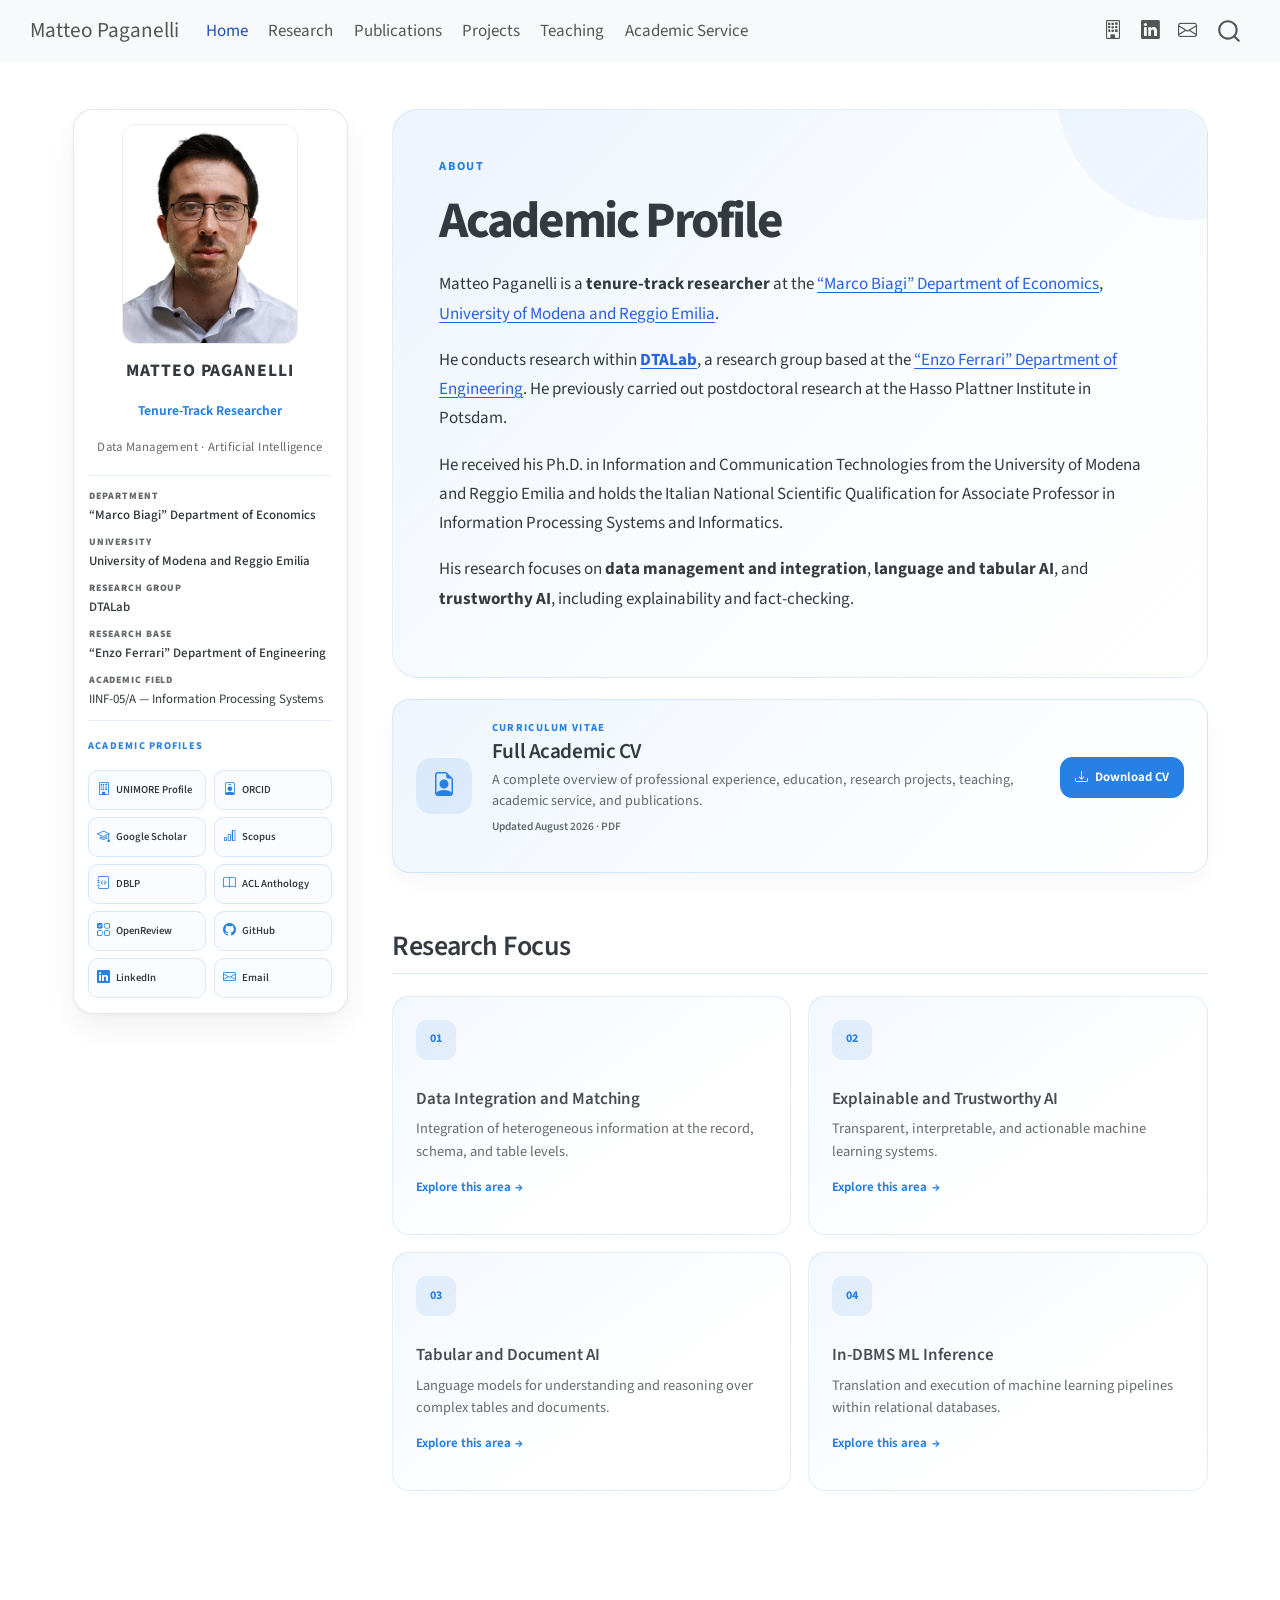
<file: index.html>
<!DOCTYPE html>
<html xmlns="http://www.w3.org/1999/xhtml" lang="en" xml:lang="en"><head>

<meta charset="utf-8">
<meta name="generator" content="quarto-1.10.18">

<meta name="viewport" content="width=device-width, initial-scale=1.0, user-scalable=yes">

<meta name="description" content="Academic website of Matteo Paganelli, researcher in data management, artificial intelligence, and trustworthy AI.">

<title>Matteo Paganelli</title>
<style>
/* Default styles provided by pandoc.
** See https://pandoc.org/MANUAL.html#variables-for-html for config info.
*/
span.smallcaps{font-variant: small-caps;}
div.columns{display: flex; gap: 1.5em;}
div.column{flex: auto;}
@media screen {
div.columns{gap: min(4vw, 1.5em);}
div.column{overflow-x: auto;}
}
div.hanging-indent{margin-left: 1.5em; text-indent: -1.5em;}
ul.task-list{list-style: none;}
ul.task-list li input[type="checkbox"] {
  width: 0.8em;
  margin: 0 0.8em 0.2em -1em; /* quarto-specific, see https://github.com/quarto-dev/quarto-cli/issues/4556 */ 
  vertical-align: middle;
}
</style>


<script src="site_libs/quarto-nav/quarto-nav.js"></script>
<script src="site_libs/quarto-nav/headroom.min.js"></script>
<script src="site_libs/clipboard/clipboard.min.js"></script>
<script src="site_libs/quarto-search/autocomplete.umd.js"></script>
<script src="site_libs/quarto-search/fuse.min.js"></script>
<script src="site_libs/quarto-search/quarto-search.js"></script>
<meta name="quarto:offset" content="./">
<link href="./images/mp_favicon.png" rel="icon" type="image/png">
<script src="site_libs/quarto-html/quarto.js" type="module"></script>
<script src="site_libs/quarto-html/tabsets/tabsets.js" type="module"></script>
<script src="site_libs/quarto-html/popper.min.js"></script>
<script src="site_libs/quarto-html/tippy.umd.min.js"></script>
<script src="site_libs/quarto-html/anchor.min.js"></script>
<link href="site_libs/quarto-html/tippy.css" rel="stylesheet">
<link href="site_libs/quarto-html/quarto-syntax-highlighting-64a204ab8560d761af7679ceaba22944.css" rel="stylesheet" id="quarto-text-highlighting-styles">
<script src="site_libs/bootstrap/bootstrap.min.js"></script>
<link href="site_libs/bootstrap/bootstrap-icons.css" rel="stylesheet">
<link href="site_libs/bootstrap/bootstrap-172ba59bd5e0b52282274ba0c0cc16fc.min.css" rel="stylesheet" append-hash="true" id="quarto-bootstrap" data-mode="light">
<script id="quarto-search-options" type="application/json">{
  "location": "navbar",
  "copy-button": false,
  "collapse-after": 3,
  "panel-placement": "end",
  "type": "overlay",
  "limit": 50,
  "keyboard-shortcut": [
    "f",
    "/",
    "s"
  ],
  "show-item-context": false,
  "language": {
    "search-no-results-text": "No results",
    "search-matching-documents-text": "matching documents",
    "search-copy-link-title": "Copy link to search",
    "search-hide-matches-text": "Hide additional matches",
    "search-more-match-text": "more match in this document",
    "search-more-matches-text": "more matches in this document",
    "search-clear-button-title": "Clear",
    "search-text-placeholder": "",
    "search-detached-cancel-button-title": "Cancel",
    "search-submit-button-title": "Submit",
    "search-label": "Search"
  }
}</script>


<link rel="stylesheet" href="styles.css">
</head>

<body class="nav-fixed quarto-light">

<div id="quarto-search-results"></div>
  <header id="quarto-header" class="headroom fixed-top">
    <nav class="navbar navbar-expand-lg " data-bs-theme="dark">
      <div class="navbar-container container-fluid">
      <div class="navbar-brand-container mx-auto">
    <a class="navbar-brand" href="./index.html">
    <span class="navbar-title">Matteo Paganelli</span>
    </a>
  </div>
            <div id="quarto-search" class="" title="Search"></div>
          <button class="navbar-toggler" type="button" data-bs-toggle="collapse" data-bs-target="#navbarCollapse" aria-controls="navbarCollapse" role="menu" aria-expanded="false" aria-label="Toggle navigation" onclick="if (window.quartoToggleHeadroom) { window.quartoToggleHeadroom(); }">
  <span class="navbar-toggler-icon"></span>
</button>
          <div class="collapse navbar-collapse" id="navbarCollapse">
            <ul class="navbar-nav navbar-nav-scroll me-auto">
  <li class="nav-item">
    <a class="nav-link active" href="./index.html" aria-current="page"> 
<span class="menu-text">Home</span></a>
  </li>  
  <li class="nav-item">
    <a class="nav-link" href="./research.html"> 
<span class="menu-text">Research</span></a>
  </li>  
  <li class="nav-item">
    <a class="nav-link" href="./publications.html"> 
<span class="menu-text">Publications</span></a>
  </li>  
  <li class="nav-item">
    <a class="nav-link" href="./projects.html"> 
<span class="menu-text">Projects</span></a>
  </li>  
  <li class="nav-item">
    <a class="nav-link" href="./teaching.html"> 
<span class="menu-text">Teaching</span></a>
  </li>  
  <li class="nav-item">
    <a class="nav-link" href="./service.html"> 
<span class="menu-text">Academic Service</span></a>
  </li>  
</ul>
            <ul class="navbar-nav navbar-nav-scroll ms-auto">
  <li class="nav-item compact">
    <a class="nav-link" href="https://unimore.unifind.cineca.it/get/person/104872"> <i class="bi bi-building" role="img">
</i> 
<span class="menu-text"></span></a>
  </li>  
  <li class="nav-item compact">
    <a class="nav-link" href="https://www.linkedin.com/in/matteo-paganelli-71410a150/"> <i class="bi bi-linkedin" role="img">
</i> 
<span class="menu-text"></span></a>
  </li>  
  <li class="nav-item compact">
    <a class="nav-link" href="mailto:matteo.paganelli@unimore.it"> <i class="bi bi-envelope" role="img">
</i> 
<span class="menu-text"></span></a>
  </li>  
</ul>
          </div> <!-- /navcollapse -->
            <div class="quarto-navbar-tools">
</div>
      </div> <!-- /container-fluid -->
    </nav>
</header>
<!-- content -->
<div id="quarto-content" class="quarto-container page-columns page-rows-contents page-layout-full page-navbar">
<!-- sidebar -->
<!-- margin-sidebar -->
    
<!-- main -->
<main class="content column-page" id="quarto-document-content"><header id="title-block-header" class="quarto-title-block"></header>




<div class="home-profile-grid">
<div class="profile-infobox">
<p><img src="images/profile.jpg" class="profile-photo img-fluid" alt="Portrait of Matteo Paganelli"></p>
<p><span class="profile-name">MATTEO PAGANELLI</span></p>
<p><span class="profile-role">Tenure-Track Researcher</span></p>
<p><span class="profile-tagline">Data Management · Artificial Intelligence</span></p>
<div class="profile-facts">
<dl>
<dt><strong>Department</strong></dt>
<dd>
<a href="https://www.economia.unimore.it/" target="_blank" rel="noopener">“Marco Biagi” Department of Economics</a>
</dd>
<dt><strong>University</strong></dt>
<dd>
<a href="https://www.unimore.it/" target="_blank" rel="noopener">University of Modena and Reggio Emilia</a>
</dd>
<dt><strong>Research group</strong></dt>
<dd>
<a href="https://dtalab.unimore.it/" target="_blank" rel="noopener">DTALab</a>
</dd>
<dt><strong>Research base</strong></dt>
<dd>
<a href="https://www.ingmo.unimore.it/" target="_blank" rel="noopener">“Enzo Ferrari” Department of Engineering</a>
</dd>
<dt><strong>Academic field</strong></dt>
<dd>
IINF-05/A — Information Processing Systems
</dd>
</dl>
</div>
<p><span class="profile-section-title">ACADEMIC PROFILES</span></p>
<div class="profile-link-grid">
<p><a href="https://unimore.unifind.cineca.it/get/person/104872" class="profile-link" target="_blank" rel="noopener"><i class="bi bi-building"></i> UNIMORE Profile</a></p>
<p><a href="https://orcid.org/0000-0001-8119-895X" class="profile-link" target="_blank" rel="noopener"><i class="bi bi-person-badge"></i> ORCID</a></p>
<p><a href="https://scholar.google.com/citations?user=KvBM1LQAAAAJ&amp;hl=en" class="profile-link" target="_blank" rel="noopener"><i class="bi bi-mortarboard"></i> Google Scholar</a></p>
<p><a href="https://www.scopus.com/authid/detail.uri?authorId=57196245788" class="profile-link" target="_blank" rel="noopener"><i class="bi bi-bar-chart"></i> Scopus</a></p>
<p><a href="https://dblp.org/pid/206/0032.html" class="profile-link" target="_blank" rel="noopener"><i class="bi bi-journal-code"></i> DBLP</a></p>
<p><a href="https://aclanthology.org/people/matteo-paganelli/" class="profile-link" target="_blank" rel="noopener"><i class="bi bi-book"></i> ACL Anthology</a></p>
<p><a href="https://openreview.net/profile?id=%7EMatteo_Paganelli1" class="profile-link" target="_blank" rel="noopener"><i class="bi bi-ui-checks-grid"></i> OpenReview</a></p>
<p><a href="https://github.com/matteo-paganelli" class="profile-link" target="_blank" rel="noopener"><i class="bi bi-github"></i> GitHub</a></p>
<p><a href="https://www.linkedin.com/in/matteo-paganelli-71410a150/" class="profile-link" target="_blank" rel="noopener"><i class="bi bi-linkedin"></i> LinkedIn</a></p>
<p><a href="mailto:matteo.paganelli@unimore.it" class="profile-link"><i class="bi bi-envelope"></i> Email</a></p>
</div>
</div>
<div class="home-content">
<div class="home-intro">
<p><span class="home-eyebrow">ABOUT</span></p>
<section id="academic-profile" class="level1">
<h1>Academic Profile</h1>
<p>Matteo Paganelli is a <strong>tenure-track researcher</strong> at the <a href="https://www.economia.unimore.it/" target="_blank" rel="noopener">“Marco Biagi” Department of Economics</a>, <a href="https://www.unimore.it/" target="_blank" rel="noopener">University of Modena and Reggio Emilia</a>.</p>
<p>He conducts research within <a href="https://dtalab.unimore.it/" target="_blank" rel="noopener"><strong>DTALab</strong></a>, a research group based at the <a href="https://www.ingmo.unimore.it/" target="_blank" rel="noopener">“Enzo Ferrari” Department of Engineering</a>. He previously carried out postdoctoral research at the Hasso Plattner Institute in Potsdam.</p>
<p>He received his Ph.D.&nbsp;in Information and Communication Technologies from the University of Modena and Reggio Emilia and holds the Italian National Scientific Qualification for Associate Professor in Information Processing Systems and Informatics.</p>
<p>His research focuses on <strong>data management and integration</strong>, <strong>language and tabular AI</strong>, and <strong>trustworthy AI</strong>, including explainability and fact-checking.</p>
</section>
</div>
<div class="cv-download-card">
<div class="cv-download-icon">
<p><i class="bi bi-file-earmark-person"></i></p>
</div>
<div class="cv-download-content">
<p><span class="cv-download-kicker">CURRICULUM VITAE</span></p>
<section id="full-academic-cv" class="level2">
<h2 class="anchored" data-anchor-id="full-academic-cv">Full Academic CV</h2>
<p>A complete overview of professional experience, education, research projects, teaching, academic service, and publications.</p>
<p><span class="cv-download-meta">Updated August 2026 · PDF</span></p>
</section>
</div>
<p><a href="files/Matteo_Paganelli_CV.pdf" class="cv-download-button" download="Matteo_Paganelli_CV.pdf"><i class="bi bi-download"></i> Download CV</a></p>
</div>
<section id="research-focus" class="level2">
<h2 class="anchored" data-anchor-id="research-focus">Research Focus</h2>
<div class="research-focus-grid">
<div class="research-focus-item">
<p><span class="research-focus-number">01</span></p>
<section id="data-integration-and-matching" class="level3">
<h3 class="anchored" data-anchor-id="data-integration-and-matching">Data Integration and Matching</h3>
<p>Integration of heterogeneous information at the record, schema, and table levels.</p>
<p><a href="./research.html#data-integration" class="research-focus-link">Explore this area</a></p>
</section>
</div>
<div class="research-focus-item">
<p><span class="research-focus-number">02</span></p>
<section id="explainable-and-trustworthy-ai" class="level3">
<h3 class="anchored" data-anchor-id="explainable-and-trustworthy-ai">Explainable and Trustworthy AI</h3>
<p>Transparent, interpretable, and actionable machine learning systems.</p>
<p><a href="./research.html#trustworthy-ai" class="research-focus-link">Explore this area</a></p>
</section>
</div>
<div class="research-focus-item">
<p><span class="research-focus-number">03</span></p>
<section id="tabular-and-document-ai" class="level3">
<h3 class="anchored" data-anchor-id="tabular-and-document-ai">Tabular and Document AI</h3>
<p>Language models for understanding and reasoning over complex tables and documents.</p>
<p><a href="./research.html#tabular-document-ai" class="research-focus-link">Explore this area</a></p>
</section>
</div>
<div class="research-focus-item">
<p><span class="research-focus-number">04</span></p>
<section id="in-dbms-ml-inference" class="level3">
<h3 class="anchored" data-anchor-id="in-dbms-ml-inference">In-DBMS ML Inference</h3>
<p>Translation and execution of machine learning pipelines within relational databases.</p>
<p><a href="./research.html#in-dbms-inference" class="research-focus-link">Explore this area</a></p>
</section>
</div>
</div>
</section>
</div>
</div>



</main> <!-- /main -->
<script id="quarto-html-after-body" type="application/javascript">
  window.document.addEventListener("DOMContentLoaded", function (event) {
    const icon = "";
    const anchorJS = new window.AnchorJS();
    anchorJS.options = {
      placement: 'right',
      icon: icon
    };
    anchorJS.add('.anchored');
    const isCodeAnnotation = (el) => {
      for (const clz of el.classList) {
        if (clz.startsWith('code-annotation-')) {                     
          return true;
        }
      }
      return false;
    }
    const onCopySuccess = function(e) {
      // button target
      const button = e.trigger;
      // don't keep focus
      button.blur();
      // flash "checked"
      button.classList.add('code-copy-button-checked');
      var currentTitle = button.getAttribute("title");
      button.setAttribute("title", "Copied!");
      let tooltip;
      if (window.bootstrap) {
        button.setAttribute("data-bs-toggle", "tooltip");
        button.setAttribute("data-bs-placement", "left");
        button.setAttribute("data-bs-title", "Copied!");
        tooltip = new bootstrap.Tooltip(button, 
          { trigger: "manual", 
            customClass: "code-copy-button-tooltip",
            offset: [0, -8]});
        tooltip.show();    
      }
      setTimeout(function() {
        if (tooltip) {
          tooltip.hide();
          button.removeAttribute("data-bs-title");
          button.removeAttribute("data-bs-toggle");
          button.removeAttribute("data-bs-placement");
        }
        button.setAttribute("title", currentTitle);
        button.classList.remove('code-copy-button-checked');
      }, 1000);
      // clear code selection
      e.clearSelection();
    }
    const getTextToCopy = function(trigger) {
      const outerScaffold = trigger.parentElement.cloneNode(true);
      const codeEl = outerScaffold.querySelector('code');
      for (const childEl of codeEl.children) {
        if (isCodeAnnotation(childEl)) {
          childEl.remove();
        }
      }
      return codeEl.innerText;
    }
    const clipboard = new window.ClipboardJS('.code-copy-button:not([data-in-quarto-modal])', {
      text: getTextToCopy
    });
    clipboard.on('success', onCopySuccess);
    if (window.document.getElementById('quarto-embedded-source-code-modal')) {
      const clipboardModal = new window.ClipboardJS('.code-copy-button[data-in-quarto-modal]', {
        text: getTextToCopy,
        container: window.document.getElementById('quarto-embedded-source-code-modal')
      });
      clipboardModal.on('success', onCopySuccess);
    }
      var localhostRegex = new RegExp(/^(?:http|https):\/\/localhost\:?[0-9]*\//);
      var mailtoRegex = new RegExp(/^mailto:/);
        var filterRegex = new RegExp("https:\/\/matteo-paganelli\.github\.io");
      var isInternal = (href) => {
          return filterRegex.test(href) || localhostRegex.test(href) || mailtoRegex.test(href);
      }
      // Inspect non-navigation links and adorn them if external
     var links = window.document.querySelectorAll('a[href]:not(.nav-link):not(.navbar-brand):not(.toc-action):not(.sidebar-link):not(.sidebar-item-toggle):not(.pagination-link):not(.no-external):not([aria-hidden]):not(.dropdown-item):not(.quarto-navigation-tool):not(.about-link)');
      for (var i=0; i<links.length; i++) {
        const link = links[i];
        if (!isInternal(link.href)) {
          // undo the damage that might have been done by quarto-nav.js in the case of
          // links that we want to consider external
          if (link.dataset.originalHref !== undefined) {
            link.href = link.dataset.originalHref;
          }
        }
      }
    function tippyHover(el, contentFn, onTriggerFn, onUntriggerFn) {
      const config = {
        allowHTML: true,
        maxWidth: 500,
        delay: 100,
        arrow: false,
        appendTo: function(el) {
            return el.parentElement;
        },
        interactive: true,
        interactiveBorder: 10,
        theme: 'quarto',
        placement: 'bottom-start',
      };
      if (contentFn) {
        config.content = contentFn;
      }
      if (onTriggerFn) {
        config.onTrigger = onTriggerFn;
      }
      if (onUntriggerFn) {
        config.onUntrigger = onUntriggerFn;
      }
      window.tippy(el, config); 
    }
    const noterefs = window.document.querySelectorAll('a[role="doc-noteref"]');
    for (var i=0; i<noterefs.length; i++) {
      const ref = noterefs[i];
      tippyHover(ref, function() {
        // use id or data attribute instead here
        let href = ref.getAttribute('data-footnote-href') || ref.getAttribute('href');
        try { href = new URL(href).hash; } catch {}
        const id = href.replace(/^#\/?/, "");
        const note = window.document.getElementById(id);
        if (note) {
          return note.innerHTML;
        } else {
          return "";
        }
      });
    }
    const xrefs = window.document.querySelectorAll('a.quarto-xref');
    const processXRef = (id, note) => {
      // Strip column container classes
      const stripColumnClz = (el) => {
        el.classList.remove("page-full", "page-columns");
        if (el.children) {
          for (const child of el.children) {
            stripColumnClz(child);
          }
        }
      }
      stripColumnClz(note)
      if (id === null || id.startsWith('sec-')) {
        // Special case sections, only their first couple elements
        const container = document.createElement("div");
        if (note.children && note.children.length > 2) {
          container.appendChild(note.children[0].cloneNode(true));
          for (let i = 1; i < note.children.length; i++) {
            const child = note.children[i];
            if (child.tagName === "P" && child.innerText === "") {
              continue;
            } else {
              container.appendChild(child.cloneNode(true));
              break;
            }
          }
          if (window.Quarto?.typesetMath) {
            window.Quarto.typesetMath(container);
          }
          return container.innerHTML
        } else {
          if (window.Quarto?.typesetMath) {
            window.Quarto.typesetMath(note);
          }
          return note.innerHTML;
        }
      } else {
        // Remove any anchor links if they are present
        const anchorLink = note.querySelector('a.anchorjs-link');
        if (anchorLink) {
          anchorLink.remove();
        }
        if (window.Quarto?.typesetMath) {
          window.Quarto.typesetMath(note);
        }
        if (note.classList.contains("callout")) {
          return note.outerHTML;
        } else {
          return note.innerHTML;
        }
      }
    }
    for (var i=0; i<xrefs.length; i++) {
      const xref = xrefs[i];
      tippyHover(xref, undefined, function(instance) {
        instance.disable();
        let url = xref.getAttribute('href');
        let hash = undefined; 
        if (url.startsWith('#')) {
          hash = url;
        } else {
          try { hash = new URL(url).hash; } catch {}
        }
        if (hash) {
          const id = hash.replace(/^#\/?/, "");
          const note = window.document.getElementById(id);
          if (note !== null) {
            try {
              const html = processXRef(id, note.cloneNode(true));
              instance.setContent(html);
            } finally {
              instance.enable();
              instance.show();
            }
          } else {
            // See if we can fetch this
            fetch(url.split('#')[0])
            .then(res => res.text())
            .then(html => {
              const parser = new DOMParser();
              const htmlDoc = parser.parseFromString(html, "text/html");
              const note = htmlDoc.getElementById(id);
              if (note !== null) {
                const html = processXRef(id, note);
                instance.setContent(html);
              } 
            }).finally(() => {
              instance.enable();
              instance.show();
            });
          }
        } else {
          // See if we can fetch a full url (with no hash to target)
          // This is a special case and we should probably do some content thinning / targeting
          fetch(url)
          .then(res => res.text())
          .then(html => {
            const parser = new DOMParser();
            const htmlDoc = parser.parseFromString(html, "text/html");
            const note = htmlDoc.querySelector('main.content');
            if (note !== null) {
              // This should only happen for chapter cross references
              // (since there is no id in the URL)
              // remove the first header
              if (note.children.length > 0 && note.children[0].tagName === "HEADER") {
                note.children[0].remove();
              }
              const html = processXRef(null, note);
              instance.setContent(html);
            } 
          }).finally(() => {
            instance.enable();
            instance.show();
          });
        }
      }, function(instance) {
      });
    }
        let selectedAnnoteEl;
        const selectorForAnnotation = ( cell, annotation) => {
          let cellAttr = 'data-code-cell="' + cell + '"';
          let lineAttr = 'data-code-annotation="' +  annotation + '"';
          const selector = 'span[' + cellAttr + '][' + lineAttr + ']';
          return selector;
        }
        const selectCodeLines = (annoteEl) => {
          const doc = window.document;
          const targetCell = annoteEl.getAttribute("data-target-cell");
          const targetAnnotation = annoteEl.getAttribute("data-target-annotation");
          const annoteSpan = window.document.querySelector(selectorForAnnotation(targetCell, targetAnnotation));
          const lines = annoteSpan.getAttribute("data-code-lines").split(",");
          const lineIds = lines.map((line) => {
            return targetCell + "-" + line;
          })
          let top = null;
          let height = null;
          let parent = null;
          if (lineIds.length > 0) {
              //compute the position of the single el (top and bottom and make a div)
              const el = window.document.getElementById(lineIds[0]);
              top = el.offsetTop;
              height = el.offsetHeight;
              parent = el.parentElement.parentElement;
            if (lineIds.length > 1) {
              const lastEl = window.document.getElementById(lineIds[lineIds.length - 1]);
              const bottom = lastEl.offsetTop + lastEl.offsetHeight;
              height = bottom - top;
            }
            if (top !== null && height !== null && parent !== null) {
              // cook up a div (if necessary) and position it 
              let div = window.document.getElementById("code-annotation-line-highlight");
              if (div === null) {
                div = window.document.createElement("div");
                div.setAttribute("id", "code-annotation-line-highlight");
                div.style.position = 'absolute';
                parent.appendChild(div);
              }
              div.style.top = top - 2 + "px";
              div.style.height = height + 4 + "px";
              div.style.left = 0;
              let gutterDiv = window.document.getElementById("code-annotation-line-highlight-gutter");
              if (gutterDiv === null) {
                gutterDiv = window.document.createElement("div");
                gutterDiv.setAttribute("id", "code-annotation-line-highlight-gutter");
                gutterDiv.style.position = 'absolute';
                const codeCell = window.document.getElementById(targetCell);
                const gutter = codeCell.querySelector('.code-annotation-gutter');
                gutter.appendChild(gutterDiv);
              }
              gutterDiv.style.top = top - 2 + "px";
              gutterDiv.style.height = height + 4 + "px";
            }
            selectedAnnoteEl = annoteEl;
          }
        };
        const unselectCodeLines = () => {
          const elementsIds = ["code-annotation-line-highlight", "code-annotation-line-highlight-gutter"];
          elementsIds.forEach((elId) => {
            const div = window.document.getElementById(elId);
            if (div) {
              div.remove();
            }
          });
          selectedAnnoteEl = undefined;
        };
          // Handle positioning of the toggle
      window.addEventListener(
        "resize",
        throttle(() => {
          elRect = undefined;
          if (selectedAnnoteEl) {
            selectCodeLines(selectedAnnoteEl);
          }
        }, 10)
      );
      function throttle(fn, ms) {
      let throttle = false;
      let timer;
        return (...args) => {
          if(!throttle) { // first call gets through
              fn.apply(this, args);
              throttle = true;
          } else { // all the others get throttled
              if(timer) clearTimeout(timer); // cancel #2
              timer = setTimeout(() => {
                fn.apply(this, args);
                timer = throttle = false;
              }, ms);
          }
        };
      }
        // Attach click handler to the DT
        const annoteDls = window.document.querySelectorAll('dt[data-target-cell]');
        for (const annoteDlNode of annoteDls) {
          annoteDlNode.addEventListener('click', (event) => {
            const clickedEl = event.target;
            if (clickedEl !== selectedAnnoteEl) {
              unselectCodeLines();
              const activeEl = window.document.querySelector('dt[data-target-cell].code-annotation-active');
              if (activeEl) {
                activeEl.classList.remove('code-annotation-active');
              }
              selectCodeLines(clickedEl);
              clickedEl.classList.add('code-annotation-active');
            } else {
              // Unselect the line
              unselectCodeLines();
              clickedEl.classList.remove('code-annotation-active');
            }
          });
        }
    const findCites = (el) => {
      const parentEl = el.parentElement;
      if (parentEl) {
        const cites = parentEl.dataset.cites;
        if (cites) {
          return {
            el,
            cites: cites.split(' ')
          };
        } else {
          return findCites(el.parentElement)
        }
      } else {
        return undefined;
      }
    };
    var bibliorefs = window.document.querySelectorAll('a[role="doc-biblioref"]');
    for (var i=0; i<bibliorefs.length; i++) {
      const ref = bibliorefs[i];
      const citeInfo = findCites(ref);
      if (citeInfo) {
        tippyHover(citeInfo.el, function() {
          var popup = window.document.createElement('div');
          citeInfo.cites.forEach(function(cite) {
            var citeDiv = window.document.createElement('div');
            citeDiv.classList.add('hanging-indent');
            citeDiv.classList.add('csl-entry');
            var biblioDiv = window.document.getElementById('ref-' + cite);
            if (biblioDiv) {
              citeDiv.innerHTML = biblioDiv.innerHTML;
            }
            popup.appendChild(citeDiv);
          });
          return popup.innerHTML;
        });
      }
    }
  });
  </script>
</div> <!-- /content -->




</body></html>
</file>
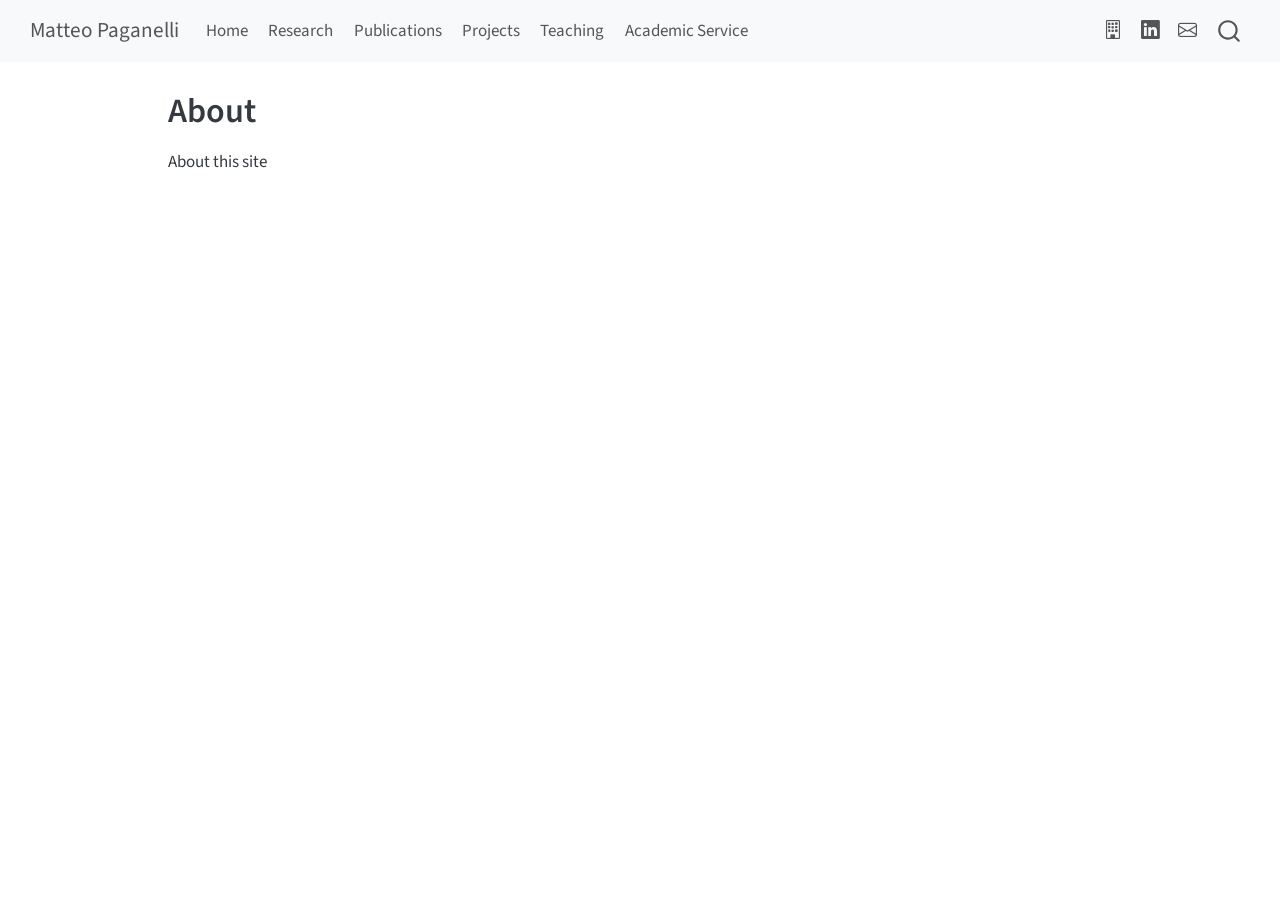
<file: about.html>
<!DOCTYPE html>
<html xmlns="http://www.w3.org/1999/xhtml" lang="en" xml:lang="en"><head>

<meta charset="utf-8">
<meta name="generator" content="quarto-1.10.18">

<meta name="viewport" content="width=device-width, initial-scale=1.0, user-scalable=yes">


<title>About – Matteo Paganelli</title>
<style>
/* Default styles provided by pandoc.
** See https://pandoc.org/MANUAL.html#variables-for-html for config info.
*/
span.smallcaps{font-variant: small-caps;}
div.columns{display: flex; gap: 1.5em;}
div.column{flex: auto;}
@media screen {
div.columns{gap: min(4vw, 1.5em);}
div.column{overflow-x: auto;}
}
div.hanging-indent{margin-left: 1.5em; text-indent: -1.5em;}
ul.task-list{list-style: none;}
ul.task-list li input[type="checkbox"] {
  width: 0.8em;
  margin: 0 0.8em 0.2em -1em; /* quarto-specific, see https://github.com/quarto-dev/quarto-cli/issues/4556 */ 
  vertical-align: middle;
}
</style>


<script src="site_libs/quarto-nav/quarto-nav.js"></script>
<script src="site_libs/quarto-nav/headroom.min.js"></script>
<script src="site_libs/clipboard/clipboard.min.js"></script>
<script src="site_libs/quarto-search/autocomplete.umd.js"></script>
<script src="site_libs/quarto-search/fuse.min.js"></script>
<script src="site_libs/quarto-search/quarto-search.js"></script>
<meta name="quarto:offset" content="./">
<link href="./images/mp_favicon.png" rel="icon" type="image/png">
<script src="site_libs/quarto-html/quarto.js" type="module"></script>
<script src="site_libs/quarto-html/tabsets/tabsets.js" type="module"></script>
<script src="site_libs/quarto-html/popper.min.js"></script>
<script src="site_libs/quarto-html/tippy.umd.min.js"></script>
<script src="site_libs/quarto-html/anchor.min.js"></script>
<link href="site_libs/quarto-html/tippy.css" rel="stylesheet">
<link href="site_libs/quarto-html/quarto-syntax-highlighting-64a204ab8560d761af7679ceaba22944.css" rel="stylesheet" id="quarto-text-highlighting-styles">
<script src="site_libs/bootstrap/bootstrap.min.js"></script>
<link href="site_libs/bootstrap/bootstrap-icons.css" rel="stylesheet">
<link href="site_libs/bootstrap/bootstrap-172ba59bd5e0b52282274ba0c0cc16fc.min.css" rel="stylesheet" append-hash="true" id="quarto-bootstrap" data-mode="light">
<script id="quarto-search-options" type="application/json">{
  "location": "navbar",
  "copy-button": false,
  "collapse-after": 3,
  "panel-placement": "end",
  "type": "overlay",
  "limit": 50,
  "keyboard-shortcut": [
    "f",
    "/",
    "s"
  ],
  "show-item-context": false,
  "language": {
    "search-no-results-text": "No results",
    "search-matching-documents-text": "matching documents",
    "search-copy-link-title": "Copy link to search",
    "search-hide-matches-text": "Hide additional matches",
    "search-more-match-text": "more match in this document",
    "search-more-matches-text": "more matches in this document",
    "search-clear-button-title": "Clear",
    "search-text-placeholder": "",
    "search-detached-cancel-button-title": "Cancel",
    "search-submit-button-title": "Submit",
    "search-label": "Search"
  }
}</script>


<link rel="stylesheet" href="styles.css">
</head>

<body class="nav-fixed quarto-light">

<div id="quarto-search-results"></div>
  <header id="quarto-header" class="headroom fixed-top">
    <nav class="navbar navbar-expand-lg " data-bs-theme="dark">
      <div class="navbar-container container-fluid">
      <div class="navbar-brand-container mx-auto">
    <a class="navbar-brand" href="./index.html">
    <span class="navbar-title">Matteo Paganelli</span>
    </a>
  </div>
            <div id="quarto-search" class="" title="Search"></div>
          <button class="navbar-toggler" type="button" data-bs-toggle="collapse" data-bs-target="#navbarCollapse" aria-controls="navbarCollapse" role="menu" aria-expanded="false" aria-label="Toggle navigation" onclick="if (window.quartoToggleHeadroom) { window.quartoToggleHeadroom(); }">
  <span class="navbar-toggler-icon"></span>
</button>
          <div class="collapse navbar-collapse" id="navbarCollapse">
            <ul class="navbar-nav navbar-nav-scroll me-auto">
  <li class="nav-item">
    <a class="nav-link" href="./index.html"> 
<span class="menu-text">Home</span></a>
  </li>  
  <li class="nav-item">
    <a class="nav-link" href="./research.html"> 
<span class="menu-text">Research</span></a>
  </li>  
  <li class="nav-item">
    <a class="nav-link" href="./publications.html"> 
<span class="menu-text">Publications</span></a>
  </li>  
  <li class="nav-item">
    <a class="nav-link" href="./projects.html"> 
<span class="menu-text">Projects</span></a>
  </li>  
  <li class="nav-item">
    <a class="nav-link" href="./teaching.html"> 
<span class="menu-text">Teaching</span></a>
  </li>  
  <li class="nav-item">
    <a class="nav-link" href="./service.html"> 
<span class="menu-text">Academic Service</span></a>
  </li>  
</ul>
            <ul class="navbar-nav navbar-nav-scroll ms-auto">
  <li class="nav-item compact">
    <a class="nav-link" href="https://unimore.unifind.cineca.it/get/person/104872"> <i class="bi bi-building" role="img">
</i> 
<span class="menu-text"></span></a>
  </li>  
  <li class="nav-item compact">
    <a class="nav-link" href="https://www.linkedin.com/in/matteo-paganelli-71410a150/"> <i class="bi bi-linkedin" role="img">
</i> 
<span class="menu-text"></span></a>
  </li>  
  <li class="nav-item compact">
    <a class="nav-link" href="mailto:matteo.paganelli@unimore.it"> <i class="bi bi-envelope" role="img">
</i> 
<span class="menu-text"></span></a>
  </li>  
</ul>
          </div> <!-- /navcollapse -->
            <div class="quarto-navbar-tools">
</div>
      </div> <!-- /container-fluid -->
    </nav>
</header>
<!-- content -->
<div id="quarto-content" class="quarto-container page-columns page-rows-contents page-layout-article page-navbar">
<!-- sidebar -->
<!-- margin-sidebar -->
    <div id="quarto-margin-sidebar" class="sidebar margin-sidebar zindex-bottom">
        
    </div>
<!-- main -->
<main class="content" id="quarto-document-content">

<header id="title-block-header" class="quarto-title-block default">
<div class="quarto-title">
<h1 class="title">About</h1>
</div>



<div class="quarto-title-meta">

    
  
    
  </div>
  


</header>


<p>About this site</p>



</main> <!-- /main -->
<script id="quarto-html-after-body" type="application/javascript">
  window.document.addEventListener("DOMContentLoaded", function (event) {
    const icon = "";
    const anchorJS = new window.AnchorJS();
    anchorJS.options = {
      placement: 'right',
      icon: icon
    };
    anchorJS.add('.anchored');
    const isCodeAnnotation = (el) => {
      for (const clz of el.classList) {
        if (clz.startsWith('code-annotation-')) {                     
          return true;
        }
      }
      return false;
    }
    const onCopySuccess = function(e) {
      // button target
      const button = e.trigger;
      // don't keep focus
      button.blur();
      // flash "checked"
      button.classList.add('code-copy-button-checked');
      var currentTitle = button.getAttribute("title");
      button.setAttribute("title", "Copied!");
      let tooltip;
      if (window.bootstrap) {
        button.setAttribute("data-bs-toggle", "tooltip");
        button.setAttribute("data-bs-placement", "left");
        button.setAttribute("data-bs-title", "Copied!");
        tooltip = new bootstrap.Tooltip(button, 
          { trigger: "manual", 
            customClass: "code-copy-button-tooltip",
            offset: [0, -8]});
        tooltip.show();    
      }
      setTimeout(function() {
        if (tooltip) {
          tooltip.hide();
          button.removeAttribute("data-bs-title");
          button.removeAttribute("data-bs-toggle");
          button.removeAttribute("data-bs-placement");
        }
        button.setAttribute("title", currentTitle);
        button.classList.remove('code-copy-button-checked');
      }, 1000);
      // clear code selection
      e.clearSelection();
    }
    const getTextToCopy = function(trigger) {
      const outerScaffold = trigger.parentElement.cloneNode(true);
      const codeEl = outerScaffold.querySelector('code');
      for (const childEl of codeEl.children) {
        if (isCodeAnnotation(childEl)) {
          childEl.remove();
        }
      }
      return codeEl.innerText;
    }
    const clipboard = new window.ClipboardJS('.code-copy-button:not([data-in-quarto-modal])', {
      text: getTextToCopy
    });
    clipboard.on('success', onCopySuccess);
    if (window.document.getElementById('quarto-embedded-source-code-modal')) {
      const clipboardModal = new window.ClipboardJS('.code-copy-button[data-in-quarto-modal]', {
        text: getTextToCopy,
        container: window.document.getElementById('quarto-embedded-source-code-modal')
      });
      clipboardModal.on('success', onCopySuccess);
    }
      var localhostRegex = new RegExp(/^(?:http|https):\/\/localhost\:?[0-9]*\//);
      var mailtoRegex = new RegExp(/^mailto:/);
        var filterRegex = new RegExp("https:\/\/matteo-paganelli\.github\.io");
      var isInternal = (href) => {
          return filterRegex.test(href) || localhostRegex.test(href) || mailtoRegex.test(href);
      }
      // Inspect non-navigation links and adorn them if external
     var links = window.document.querySelectorAll('a[href]:not(.nav-link):not(.navbar-brand):not(.toc-action):not(.sidebar-link):not(.sidebar-item-toggle):not(.pagination-link):not(.no-external):not([aria-hidden]):not(.dropdown-item):not(.quarto-navigation-tool):not(.about-link)');
      for (var i=0; i<links.length; i++) {
        const link = links[i];
        if (!isInternal(link.href)) {
          // undo the damage that might have been done by quarto-nav.js in the case of
          // links that we want to consider external
          if (link.dataset.originalHref !== undefined) {
            link.href = link.dataset.originalHref;
          }
        }
      }
    function tippyHover(el, contentFn, onTriggerFn, onUntriggerFn) {
      const config = {
        allowHTML: true,
        maxWidth: 500,
        delay: 100,
        arrow: false,
        appendTo: function(el) {
            return el.parentElement;
        },
        interactive: true,
        interactiveBorder: 10,
        theme: 'quarto',
        placement: 'bottom-start',
      };
      if (contentFn) {
        config.content = contentFn;
      }
      if (onTriggerFn) {
        config.onTrigger = onTriggerFn;
      }
      if (onUntriggerFn) {
        config.onUntrigger = onUntriggerFn;
      }
      window.tippy(el, config); 
    }
    const noterefs = window.document.querySelectorAll('a[role="doc-noteref"]');
    for (var i=0; i<noterefs.length; i++) {
      const ref = noterefs[i];
      tippyHover(ref, function() {
        // use id or data attribute instead here
        let href = ref.getAttribute('data-footnote-href') || ref.getAttribute('href');
        try { href = new URL(href).hash; } catch {}
        const id = href.replace(/^#\/?/, "");
        const note = window.document.getElementById(id);
        if (note) {
          return note.innerHTML;
        } else {
          return "";
        }
      });
    }
    const xrefs = window.document.querySelectorAll('a.quarto-xref');
    const processXRef = (id, note) => {
      // Strip column container classes
      const stripColumnClz = (el) => {
        el.classList.remove("page-full", "page-columns");
        if (el.children) {
          for (const child of el.children) {
            stripColumnClz(child);
          }
        }
      }
      stripColumnClz(note)
      if (id === null || id.startsWith('sec-')) {
        // Special case sections, only their first couple elements
        const container = document.createElement("div");
        if (note.children && note.children.length > 2) {
          container.appendChild(note.children[0].cloneNode(true));
          for (let i = 1; i < note.children.length; i++) {
            const child = note.children[i];
            if (child.tagName === "P" && child.innerText === "") {
              continue;
            } else {
              container.appendChild(child.cloneNode(true));
              break;
            }
          }
          if (window.Quarto?.typesetMath) {
            window.Quarto.typesetMath(container);
          }
          return container.innerHTML
        } else {
          if (window.Quarto?.typesetMath) {
            window.Quarto.typesetMath(note);
          }
          return note.innerHTML;
        }
      } else {
        // Remove any anchor links if they are present
        const anchorLink = note.querySelector('a.anchorjs-link');
        if (anchorLink) {
          anchorLink.remove();
        }
        if (window.Quarto?.typesetMath) {
          window.Quarto.typesetMath(note);
        }
        if (note.classList.contains("callout")) {
          return note.outerHTML;
        } else {
          return note.innerHTML;
        }
      }
    }
    for (var i=0; i<xrefs.length; i++) {
      const xref = xrefs[i];
      tippyHover(xref, undefined, function(instance) {
        instance.disable();
        let url = xref.getAttribute('href');
        let hash = undefined; 
        if (url.startsWith('#')) {
          hash = url;
        } else {
          try { hash = new URL(url).hash; } catch {}
        }
        if (hash) {
          const id = hash.replace(/^#\/?/, "");
          const note = window.document.getElementById(id);
          if (note !== null) {
            try {
              const html = processXRef(id, note.cloneNode(true));
              instance.setContent(html);
            } finally {
              instance.enable();
              instance.show();
            }
          } else {
            // See if we can fetch this
            fetch(url.split('#')[0])
            .then(res => res.text())
            .then(html => {
              const parser = new DOMParser();
              const htmlDoc = parser.parseFromString(html, "text/html");
              const note = htmlDoc.getElementById(id);
              if (note !== null) {
                const html = processXRef(id, note);
                instance.setContent(html);
              } 
            }).finally(() => {
              instance.enable();
              instance.show();
            });
          }
        } else {
          // See if we can fetch a full url (with no hash to target)
          // This is a special case and we should probably do some content thinning / targeting
          fetch(url)
          .then(res => res.text())
          .then(html => {
            const parser = new DOMParser();
            const htmlDoc = parser.parseFromString(html, "text/html");
            const note = htmlDoc.querySelector('main.content');
            if (note !== null) {
              // This should only happen for chapter cross references
              // (since there is no id in the URL)
              // remove the first header
              if (note.children.length > 0 && note.children[0].tagName === "HEADER") {
                note.children[0].remove();
              }
              const html = processXRef(null, note);
              instance.setContent(html);
            } 
          }).finally(() => {
            instance.enable();
            instance.show();
          });
        }
      }, function(instance) {
      });
    }
        let selectedAnnoteEl;
        const selectorForAnnotation = ( cell, annotation) => {
          let cellAttr = 'data-code-cell="' + cell + '"';
          let lineAttr = 'data-code-annotation="' +  annotation + '"';
          const selector = 'span[' + cellAttr + '][' + lineAttr + ']';
          return selector;
        }
        const selectCodeLines = (annoteEl) => {
          const doc = window.document;
          const targetCell = annoteEl.getAttribute("data-target-cell");
          const targetAnnotation = annoteEl.getAttribute("data-target-annotation");
          const annoteSpan = window.document.querySelector(selectorForAnnotation(targetCell, targetAnnotation));
          const lines = annoteSpan.getAttribute("data-code-lines").split(",");
          const lineIds = lines.map((line) => {
            return targetCell + "-" + line;
          })
          let top = null;
          let height = null;
          let parent = null;
          if (lineIds.length > 0) {
              //compute the position of the single el (top and bottom and make a div)
              const el = window.document.getElementById(lineIds[0]);
              top = el.offsetTop;
              height = el.offsetHeight;
              parent = el.parentElement.parentElement;
            if (lineIds.length > 1) {
              const lastEl = window.document.getElementById(lineIds[lineIds.length - 1]);
              const bottom = lastEl.offsetTop + lastEl.offsetHeight;
              height = bottom - top;
            }
            if (top !== null && height !== null && parent !== null) {
              // cook up a div (if necessary) and position it 
              let div = window.document.getElementById("code-annotation-line-highlight");
              if (div === null) {
                div = window.document.createElement("div");
                div.setAttribute("id", "code-annotation-line-highlight");
                div.style.position = 'absolute';
                parent.appendChild(div);
              }
              div.style.top = top - 2 + "px";
              div.style.height = height + 4 + "px";
              div.style.left = 0;
              let gutterDiv = window.document.getElementById("code-annotation-line-highlight-gutter");
              if (gutterDiv === null) {
                gutterDiv = window.document.createElement("div");
                gutterDiv.setAttribute("id", "code-annotation-line-highlight-gutter");
                gutterDiv.style.position = 'absolute';
                const codeCell = window.document.getElementById(targetCell);
                const gutter = codeCell.querySelector('.code-annotation-gutter');
                gutter.appendChild(gutterDiv);
              }
              gutterDiv.style.top = top - 2 + "px";
              gutterDiv.style.height = height + 4 + "px";
            }
            selectedAnnoteEl = annoteEl;
          }
        };
        const unselectCodeLines = () => {
          const elementsIds = ["code-annotation-line-highlight", "code-annotation-line-highlight-gutter"];
          elementsIds.forEach((elId) => {
            const div = window.document.getElementById(elId);
            if (div) {
              div.remove();
            }
          });
          selectedAnnoteEl = undefined;
        };
          // Handle positioning of the toggle
      window.addEventListener(
        "resize",
        throttle(() => {
          elRect = undefined;
          if (selectedAnnoteEl) {
            selectCodeLines(selectedAnnoteEl);
          }
        }, 10)
      );
      function throttle(fn, ms) {
      let throttle = false;
      let timer;
        return (...args) => {
          if(!throttle) { // first call gets through
              fn.apply(this, args);
              throttle = true;
          } else { // all the others get throttled
              if(timer) clearTimeout(timer); // cancel #2
              timer = setTimeout(() => {
                fn.apply(this, args);
                timer = throttle = false;
              }, ms);
          }
        };
      }
        // Attach click handler to the DT
        const annoteDls = window.document.querySelectorAll('dt[data-target-cell]');
        for (const annoteDlNode of annoteDls) {
          annoteDlNode.addEventListener('click', (event) => {
            const clickedEl = event.target;
            if (clickedEl !== selectedAnnoteEl) {
              unselectCodeLines();
              const activeEl = window.document.querySelector('dt[data-target-cell].code-annotation-active');
              if (activeEl) {
                activeEl.classList.remove('code-annotation-active');
              }
              selectCodeLines(clickedEl);
              clickedEl.classList.add('code-annotation-active');
            } else {
              // Unselect the line
              unselectCodeLines();
              clickedEl.classList.remove('code-annotation-active');
            }
          });
        }
    const findCites = (el) => {
      const parentEl = el.parentElement;
      if (parentEl) {
        const cites = parentEl.dataset.cites;
        if (cites) {
          return {
            el,
            cites: cites.split(' ')
          };
        } else {
          return findCites(el.parentElement)
        }
      } else {
        return undefined;
      }
    };
    var bibliorefs = window.document.querySelectorAll('a[role="doc-biblioref"]');
    for (var i=0; i<bibliorefs.length; i++) {
      const ref = bibliorefs[i];
      const citeInfo = findCites(ref);
      if (citeInfo) {
        tippyHover(citeInfo.el, function() {
          var popup = window.document.createElement('div');
          citeInfo.cites.forEach(function(cite) {
            var citeDiv = window.document.createElement('div');
            citeDiv.classList.add('hanging-indent');
            citeDiv.classList.add('csl-entry');
            var biblioDiv = window.document.getElementById('ref-' + cite);
            if (biblioDiv) {
              citeDiv.innerHTML = biblioDiv.innerHTML;
            }
            popup.appendChild(citeDiv);
          });
          return popup.innerHTML;
        });
      }
    }
  });
  </script>
</div> <!-- /content -->




</body></html>
</file>
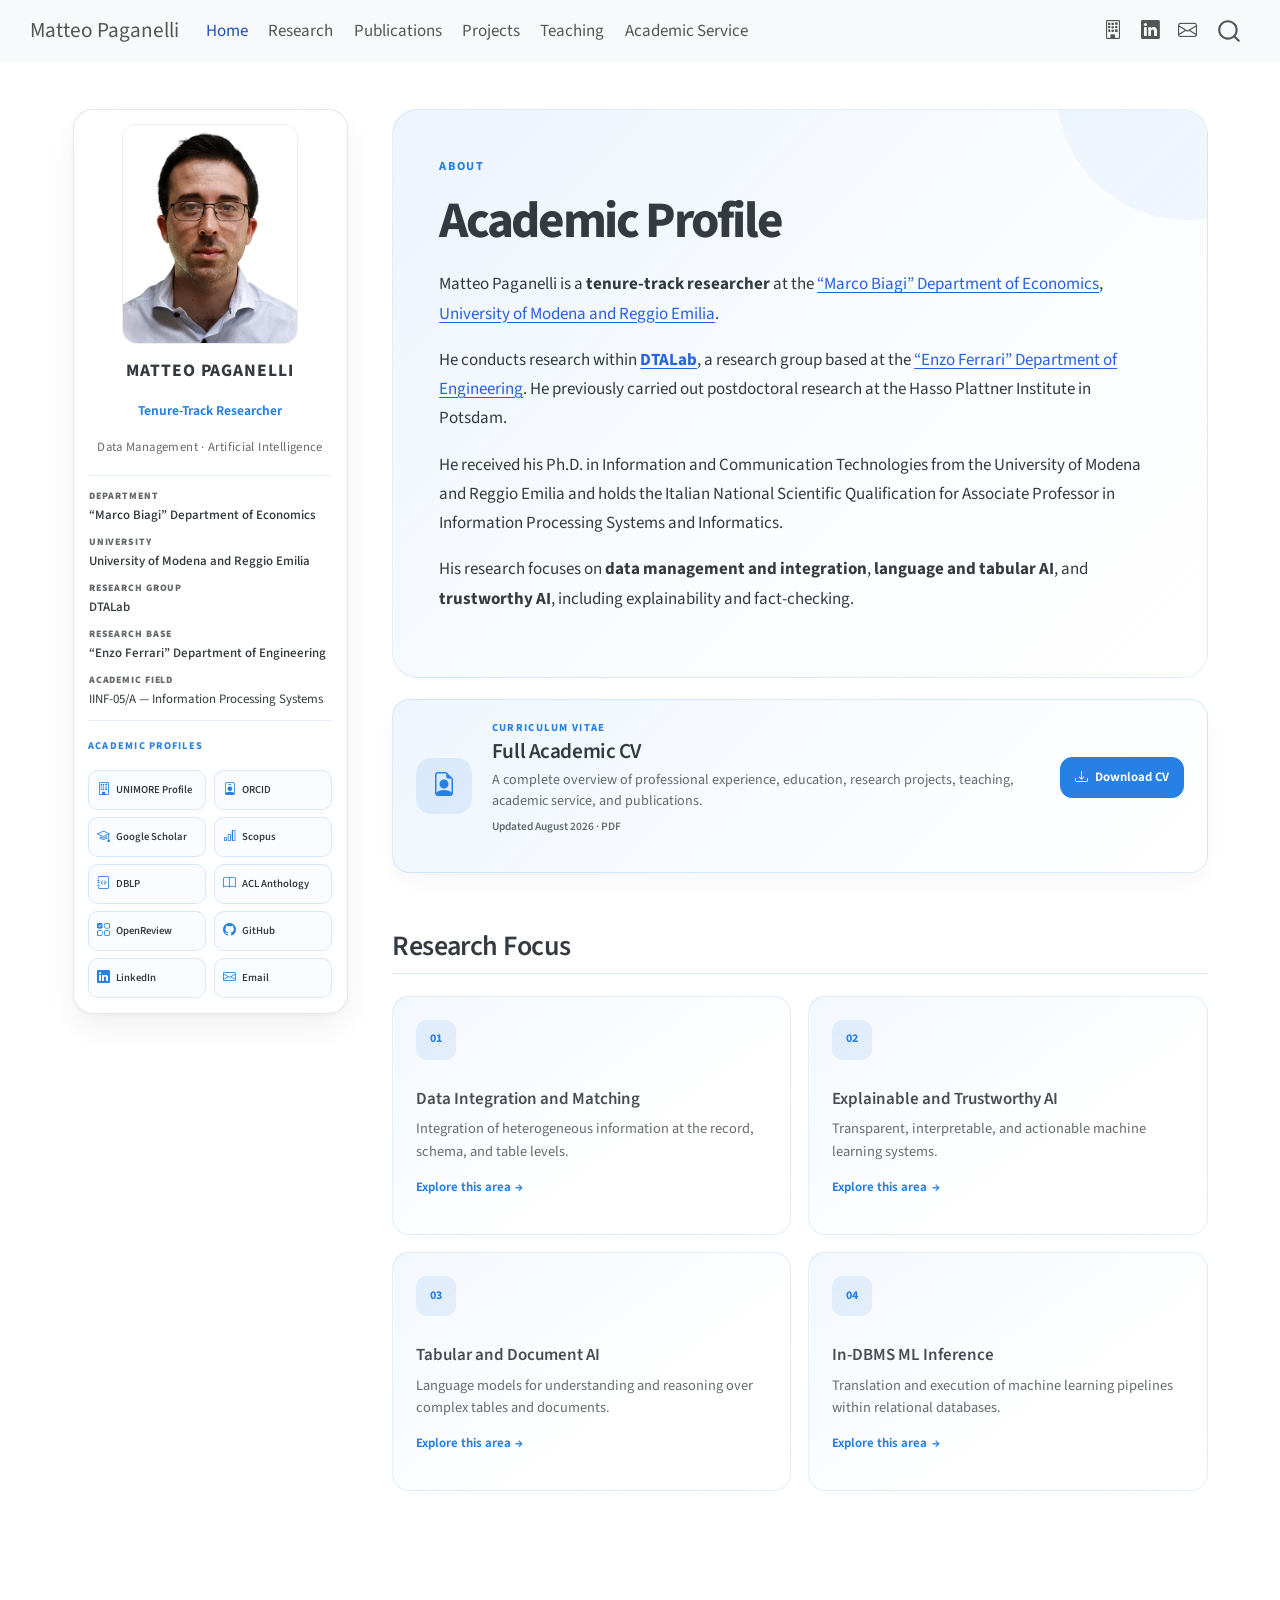
<file: cv.html>
<html xmlns="http://www.w3.org/1999/xhtml">
<head>
  <title>Redirect</title>
  <script type="text/javascript">
    var redirects = {"":"index.html"};
    var hash = window.location.hash.startsWith('#') ? window.location.hash.slice(1) : window.location.hash;
    var redirect = redirects[hash] || redirects[""] || "/";
    window.document.title = 'Redirect to  ' +  redirect;
    if (!redirects[hash]) {
      redirect = redirect + window.location.hash;
    }
    redirect = redirect + window.location.search;
    window.location.replace(redirect);
  </script>
</head>
<body>
</body>
</html>
</file>
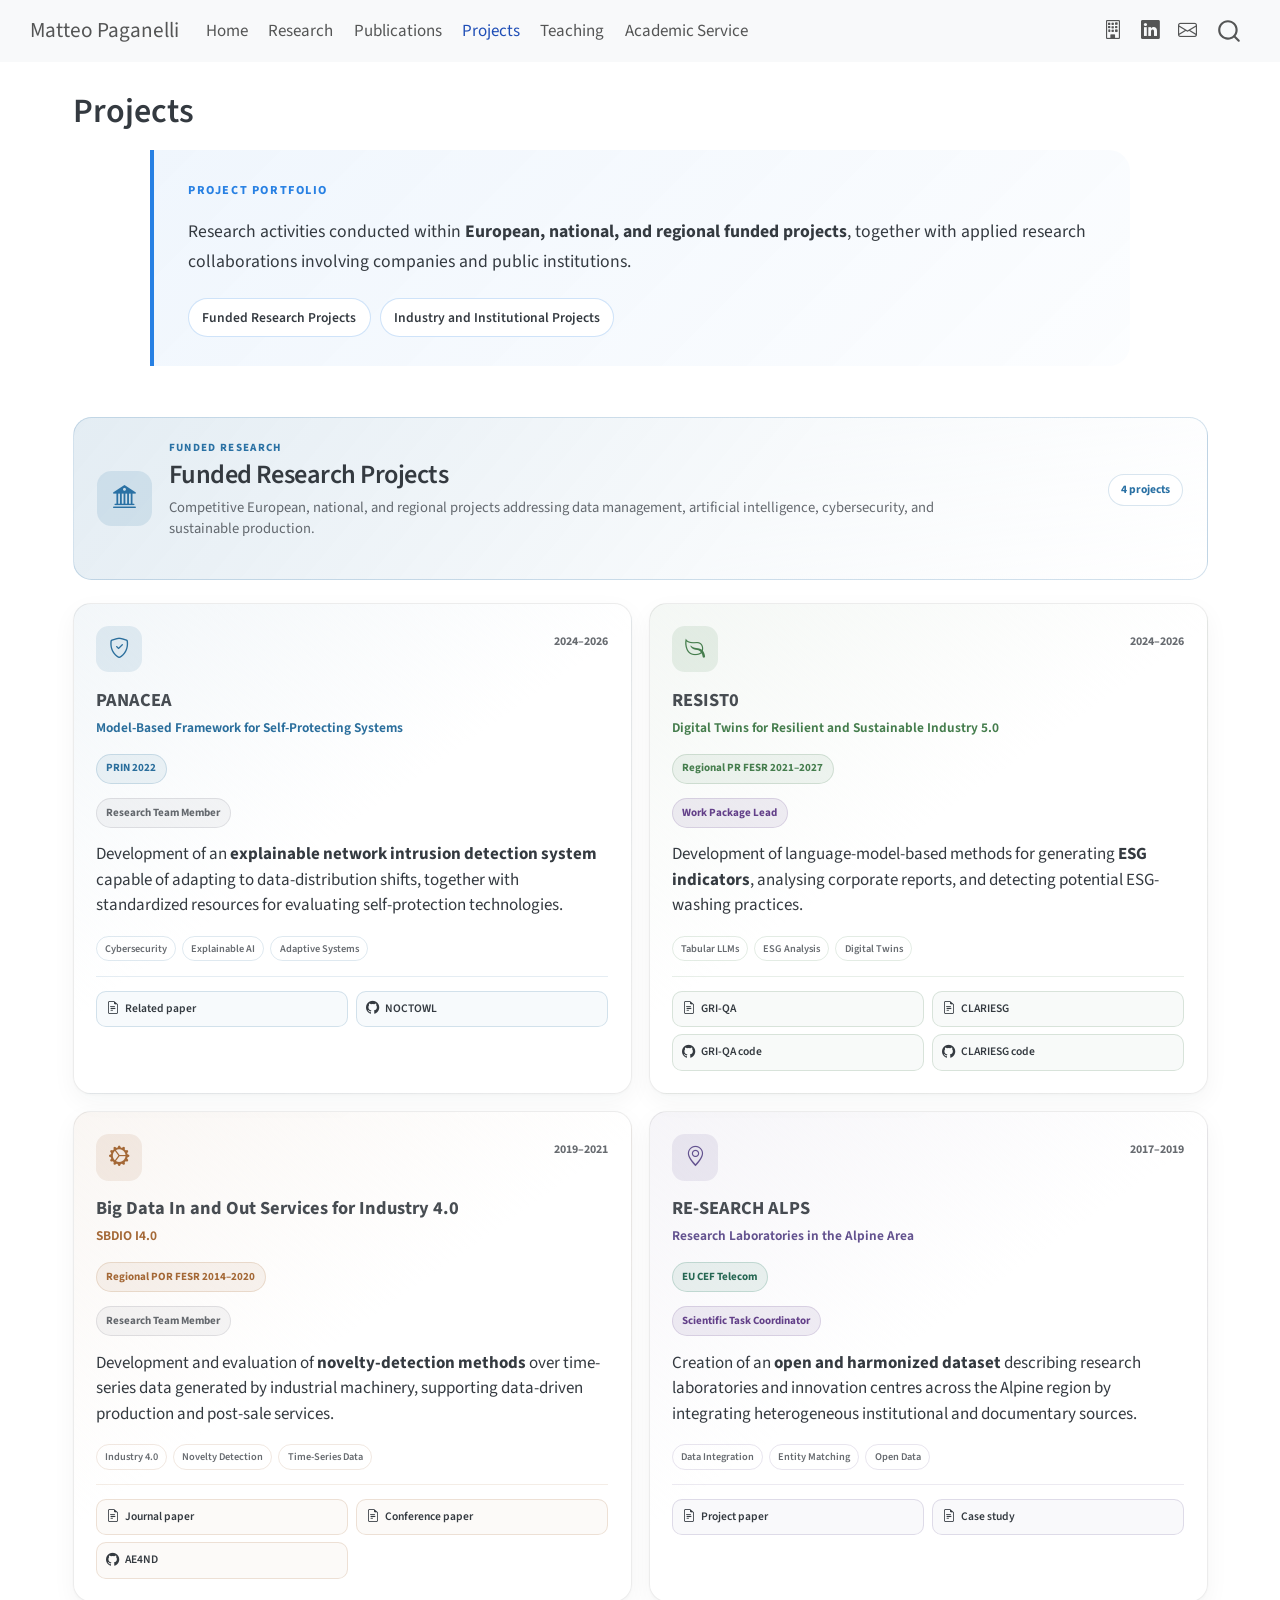
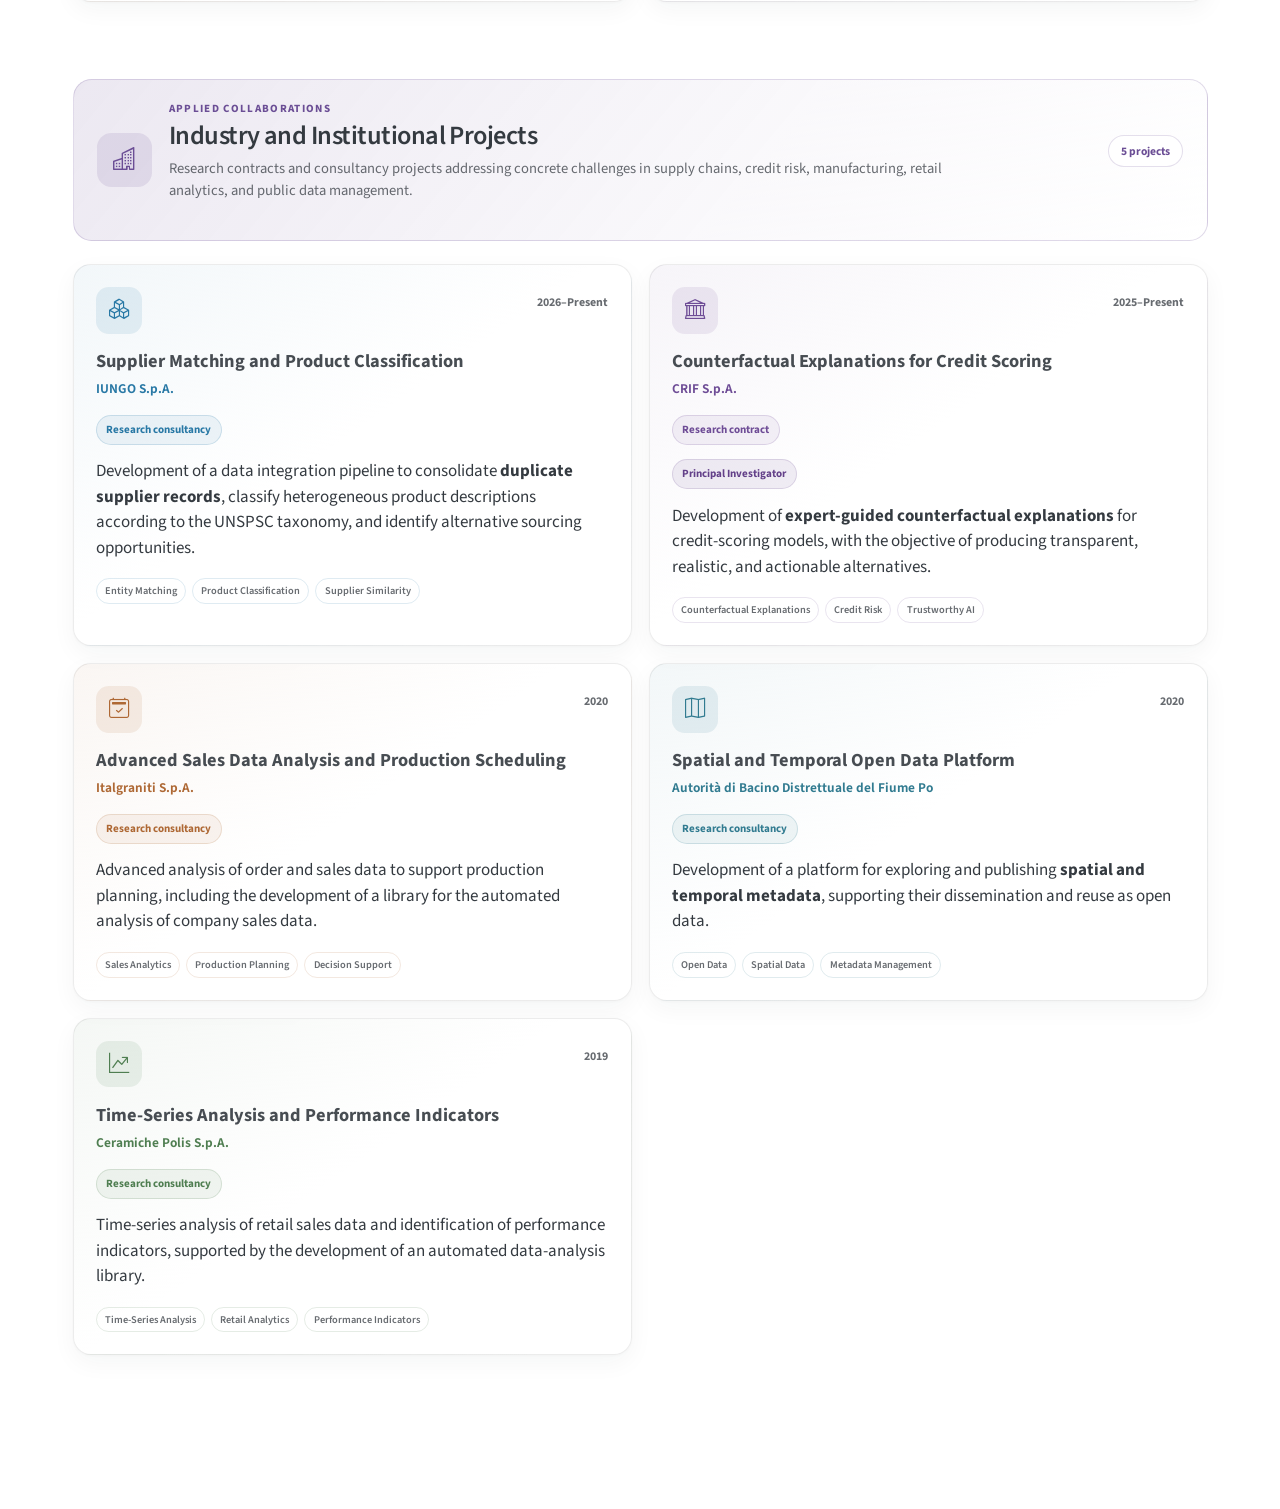
<file: projects.html>
<!DOCTYPE html>
<html xmlns="http://www.w3.org/1999/xhtml" lang="en" xml:lang="en"><head>

<meta charset="utf-8">
<meta name="generator" content="quarto-1.10.18">

<meta name="viewport" content="width=device-width, initial-scale=1.0, user-scalable=yes">


<title>Projects – Matteo Paganelli</title>
<style>
/* Default styles provided by pandoc.
** See https://pandoc.org/MANUAL.html#variables-for-html for config info.
*/
span.smallcaps{font-variant: small-caps;}
div.columns{display: flex; gap: 1.5em;}
div.column{flex: auto;}
@media screen {
div.columns{gap: min(4vw, 1.5em);}
div.column{overflow-x: auto;}
}
div.hanging-indent{margin-left: 1.5em; text-indent: -1.5em;}
ul.task-list{list-style: none;}
ul.task-list li input[type="checkbox"] {
  width: 0.8em;
  margin: 0 0.8em 0.2em -1em; /* quarto-specific, see https://github.com/quarto-dev/quarto-cli/issues/4556 */ 
  vertical-align: middle;
}
</style>


<script src="site_libs/quarto-nav/quarto-nav.js"></script>
<script src="site_libs/quarto-nav/headroom.min.js"></script>
<script src="site_libs/clipboard/clipboard.min.js"></script>
<script src="site_libs/quarto-search/autocomplete.umd.js"></script>
<script src="site_libs/quarto-search/fuse.min.js"></script>
<script src="site_libs/quarto-search/quarto-search.js"></script>
<meta name="quarto:offset" content="./">
<link href="./images/mp_favicon.png" rel="icon" type="image/png">
<script src="site_libs/quarto-html/quarto.js" type="module"></script>
<script src="site_libs/quarto-html/tabsets/tabsets.js" type="module"></script>
<script src="site_libs/quarto-html/popper.min.js"></script>
<script src="site_libs/quarto-html/tippy.umd.min.js"></script>
<script src="site_libs/quarto-html/anchor.min.js"></script>
<link href="site_libs/quarto-html/tippy.css" rel="stylesheet">
<link href="site_libs/quarto-html/quarto-syntax-highlighting-64a204ab8560d761af7679ceaba22944.css" rel="stylesheet" id="quarto-text-highlighting-styles">
<script src="site_libs/bootstrap/bootstrap.min.js"></script>
<link href="site_libs/bootstrap/bootstrap-icons.css" rel="stylesheet">
<link href="site_libs/bootstrap/bootstrap-172ba59bd5e0b52282274ba0c0cc16fc.min.css" rel="stylesheet" append-hash="true" id="quarto-bootstrap" data-mode="light">
<script id="quarto-search-options" type="application/json">{
  "location": "navbar",
  "copy-button": false,
  "collapse-after": 3,
  "panel-placement": "end",
  "type": "overlay",
  "limit": 50,
  "keyboard-shortcut": [
    "f",
    "/",
    "s"
  ],
  "show-item-context": false,
  "language": {
    "search-no-results-text": "No results",
    "search-matching-documents-text": "matching documents",
    "search-copy-link-title": "Copy link to search",
    "search-hide-matches-text": "Hide additional matches",
    "search-more-match-text": "more match in this document",
    "search-more-matches-text": "more matches in this document",
    "search-clear-button-title": "Clear",
    "search-text-placeholder": "",
    "search-detached-cancel-button-title": "Cancel",
    "search-submit-button-title": "Submit",
    "search-label": "Search"
  }
}</script>


<link rel="stylesheet" href="styles.css">
</head>

<body class="nav-fixed quarto-light">

<div id="quarto-search-results"></div>
  <header id="quarto-header" class="headroom fixed-top">
    <nav class="navbar navbar-expand-lg " data-bs-theme="dark">
      <div class="navbar-container container-fluid">
      <div class="navbar-brand-container mx-auto">
    <a class="navbar-brand" href="./index.html">
    <span class="navbar-title">Matteo Paganelli</span>
    </a>
  </div>
            <div id="quarto-search" class="" title="Search"></div>
          <button class="navbar-toggler" type="button" data-bs-toggle="collapse" data-bs-target="#navbarCollapse" aria-controls="navbarCollapse" role="menu" aria-expanded="false" aria-label="Toggle navigation" onclick="if (window.quartoToggleHeadroom) { window.quartoToggleHeadroom(); }">
  <span class="navbar-toggler-icon"></span>
</button>
          <div class="collapse navbar-collapse" id="navbarCollapse">
            <ul class="navbar-nav navbar-nav-scroll me-auto">
  <li class="nav-item">
    <a class="nav-link" href="./index.html"> 
<span class="menu-text">Home</span></a>
  </li>  
  <li class="nav-item">
    <a class="nav-link" href="./research.html"> 
<span class="menu-text">Research</span></a>
  </li>  
  <li class="nav-item">
    <a class="nav-link" href="./publications.html"> 
<span class="menu-text">Publications</span></a>
  </li>  
  <li class="nav-item">
    <a class="nav-link active" href="./projects.html" aria-current="page"> 
<span class="menu-text">Projects</span></a>
  </li>  
  <li class="nav-item">
    <a class="nav-link" href="./teaching.html"> 
<span class="menu-text">Teaching</span></a>
  </li>  
  <li class="nav-item">
    <a class="nav-link" href="./service.html"> 
<span class="menu-text">Academic Service</span></a>
  </li>  
</ul>
            <ul class="navbar-nav navbar-nav-scroll ms-auto">
  <li class="nav-item compact">
    <a class="nav-link" href="https://unimore.unifind.cineca.it/get/person/104872"> <i class="bi bi-building" role="img">
</i> 
<span class="menu-text"></span></a>
  </li>  
  <li class="nav-item compact">
    <a class="nav-link" href="https://www.linkedin.com/in/matteo-paganelli-71410a150/"> <i class="bi bi-linkedin" role="img">
</i> 
<span class="menu-text"></span></a>
  </li>  
  <li class="nav-item compact">
    <a class="nav-link" href="mailto:matteo.paganelli@unimore.it"> <i class="bi bi-envelope" role="img">
</i> 
<span class="menu-text"></span></a>
  </li>  
</ul>
          </div> <!-- /navcollapse -->
            <div class="quarto-navbar-tools">
</div>
      </div> <!-- /container-fluid -->
    </nav>
</header>
<!-- content -->
<div id="quarto-content" class="quarto-container page-columns page-rows-contents page-layout-full page-navbar">
<!-- sidebar -->
<!-- margin-sidebar -->
    
<!-- main -->
<main class="content column-page" id="quarto-document-content">

<header id="title-block-header" class="quarto-title-block default">
<div class="quarto-title">
<h1 class="title">Projects</h1>
</div>



<div class="quarto-title-meta column-page">

    
  
    
  </div>
  


</header>


<div class="projects-hero">
<p><span class="projects-eyebrow">PROJECT PORTFOLIO</span></p>
<p>Research activities conducted within <strong>European, national, and regional funded projects</strong>, together with applied research collaborations involving companies and public institutions.</p>
<div class="projects-navigation">
<p><a href="#funded-projects">Funded Research Projects</a></p>
<p><a href="#applied-projects">Industry and Institutional Projects</a></p>
</div>
</div>
<div class="project-section project-section--funded">
<div class="project-section-header">
<div class="project-section-icon">
<p><i class="bi bi-bank2"></i></p>
</div>
<div class="project-section-heading">
<p><span class="project-section-kicker">FUNDED RESEARCH</span></p>
<section id="funded-projects" class="level2">
<h2 class="anchored" data-anchor-id="funded-projects">Funded Research Projects</h2>
<p>Competitive European, national, and regional projects addressing data management, artificial intelligence, cybersecurity, and sustainable production.</p>
</section>
</div>
<p><span class="project-section-count">4 projects</span></p>
</div>
<div class="compact-project-grid">
<div class="compact-project-card compact-project-card--panacea">
<div class="compact-project-top">
<div class="compact-project-icon">
<p><i class="bi bi-shield-check"></i></p>
</div>
<p><span class="compact-project-period">2024–2026</span></p>
</div>
<section id="panacea" class="level3">
<h3 class="anchored" data-anchor-id="panacea">PANACEA</h3>
<p><span class="compact-project-subtitle">Model-Based Framework for Self-Protecting Systems</span></p>
<div class="compact-project-meta">
<p><span class="compact-project-type">PRIN 2022</span></p>
<p><span class="compact-project-role">Research Team Member</span></p>
</div>
<p>Development of an <strong>explainable network intrusion detection system</strong> capable of adapting to data-distribution shifts, together with standardized resources for evaluating self-protection technologies.</p>
<div class="compact-project-keywords">
<p><span class="compact-project-keyword">Cybersecurity</span> <span class="compact-project-keyword">Explainable AI</span> <span class="compact-project-keyword">Adaptive Systems</span></p>
</div>
<div class="compact-project-actions">
<p><a href="./publications.html#j8" class="compact-project-action"><i class="bi bi-file-earmark-text"></i> Related paper</a></p>
<p><a href="https://github.com/softlab-unimore/NOCTOWL" class="compact-project-action" target="_blank" rel="noopener"><i class="bi bi-github"></i> NOCTOWL</a></p>
</div>
</section>
</div>
<div class="compact-project-card compact-project-card--resisto">
<div class="compact-project-top">
<div class="compact-project-icon">
<p><i class="bi bi-leaf"></i></p>
</div>
<p><span class="compact-project-period">2024–2026</span></p>
</div>
<section id="resist0" class="level3">
<h3 class="anchored" data-anchor-id="resist0">RESIST0</h3>
<p><span class="compact-project-subtitle">Digital Twins for Resilient and Sustainable Industry 5.0</span></p>
<div class="compact-project-meta">
<p><span class="compact-project-type">Regional PR FESR 2021–2027</span></p>
<p><span class="compact-project-role compact-project-role--lead">Work Package Lead</span></p>
</div>
<p>Development of language-model-based methods for generating <strong>ESG indicators</strong>, analysing corporate reports, and detecting potential ESG-washing practices.</p>
<div class="compact-project-keywords">
<p><span class="compact-project-keyword">Tabular LLMs</span> <span class="compact-project-keyword">ESG Analysis</span> <span class="compact-project-keyword">Digital Twins</span></p>
</div>
<div class="compact-project-actions">
<p><a href="./publications.html#c23" class="compact-project-action"><i class="bi bi-file-earmark-text"></i> GRI-QA</a></p>
<p><a href="./publications.html#c25" class="compact-project-action"><i class="bi bi-file-earmark-text"></i> CLARIESG</a></p>
<p><a href="https://github.com/softlab-unimore/gri_qa" class="compact-project-action" target="_blank" rel="noopener"><i class="bi bi-github"></i> GRI-QA code</a></p>
<p><a href="https://github.com/softlab-unimore/ClariESG" class="compact-project-action" target="_blank" rel="noopener"><i class="bi bi-github"></i> CLARIESG code</a></p>
</div>
</section>
</div>
<div class="compact-project-card compact-project-card--sbdio">
<div class="compact-project-top">
<div class="compact-project-icon">
<p><i class="bi bi-gear-wide-connected"></i></p>
</div>
<p><span class="compact-project-period">2019–2021</span></p>
</div>
<section id="big-data-in-and-out-services-for-industry-4.0" class="level3">
<h3 class="anchored" data-anchor-id="big-data-in-and-out-services-for-industry-4.0">Big Data In and Out Services for Industry 4.0</h3>
<p><span class="compact-project-subtitle">SBDIO I4.0</span></p>
<div class="compact-project-meta">
<p><span class="compact-project-type">Regional POR FESR 2014–2020</span></p>
<p><span class="compact-project-role">Research Team Member</span></p>
</div>
<p>Development and evaluation of <strong>novelty-detection methods</strong> over time-series data generated by industrial machinery, supporting data-driven production and post-sale services.</p>
<div class="compact-project-keywords">
<p><span class="compact-project-keyword">Industry 4.0</span> <span class="compact-project-keyword">Novelty Detection</span> <span class="compact-project-keyword">Time-Series Data</span></p>
</div>
<div class="compact-project-actions">
<p><a href="./publications.html#j4" class="compact-project-action"><i class="bi bi-file-earmark-text"></i> Journal paper</a></p>
<p><a href="./publications.html#c12" class="compact-project-action"><i class="bi bi-file-earmark-text"></i> Conference paper</a></p>
<p><a href="https://github.com/softlab-unimore/AE4ND" class="compact-project-action" target="_blank" rel="noopener"><i class="bi bi-github"></i> AE4ND</a></p>
</div>
</section>
</div>
<div class="compact-project-card compact-project-card--alps">
<div class="compact-project-top">
<div class="compact-project-icon">
<p><i class="bi bi-geo-alt"></i></p>
</div>
<p><span class="compact-project-period">2017–2019</span></p>
</div>
<section id="re-search-alps" class="level3">
<h3 class="anchored" data-anchor-id="re-search-alps">RE-SEARCH ALPS</h3>
<p><span class="compact-project-subtitle">Research Laboratories in the Alpine Area</span></p>
<div class="compact-project-meta">
<p><span class="compact-project-type compact-project-type--eu">EU CEF Telecom</span></p>
<p><span class="compact-project-role compact-project-role--lead">Scientific Task Coordinator</span></p>
</div>
<p>Creation of an <strong>open and harmonized dataset</strong> describing research laboratories and innovation centres across the Alpine region by integrating heterogeneous institutional and documentary sources.</p>
<div class="compact-project-keywords">
<p><span class="compact-project-keyword">Data Integration</span> <span class="compact-project-keyword">Entity Matching</span> <span class="compact-project-keyword">Open Data</span></p>
</div>
<div class="compact-project-actions">
<p><a href="./publications.html#c1" class="compact-project-action"><i class="bi bi-file-earmark-text"></i> Project paper</a></p>
<p><a href="./publications.html#c4" class="compact-project-action"><i class="bi bi-file-earmark-text"></i> Case study</a></p>
</div>
</section>
</div>
</div>
</div>
<div class="project-section project-section--applied">
<div class="project-section-header">
<div class="project-section-icon">
<p><i class="bi bi-buildings"></i></p>
</div>
<div class="project-section-heading">
<p><span class="project-section-kicker">APPLIED COLLABORATIONS</span></p>
<section id="applied-projects" class="level2">
<h2 class="anchored" data-anchor-id="applied-projects">Industry and Institutional Projects</h2>
<p>Research contracts and consultancy projects addressing concrete challenges in supply chains, credit risk, manufacturing, retail analytics, and public data management.</p>
</section>
</div>
<p><span class="project-section-count">5 projects</span></p>
</div>
<div class="compact-project-grid">
<div class="compact-project-card compact-project-card--iungo">
<div class="compact-project-top">
<div class="compact-project-icon">
<p><i class="bi bi-boxes"></i></p>
</div>
<p><span class="compact-project-period">2026–Present</span></p>
</div>
<section id="supplier-matching-and-product-classification" class="level3">
<h3 class="anchored" data-anchor-id="supplier-matching-and-product-classification">Supplier Matching and Product Classification</h3>
<p><a href="https://www.iungo.com/" class="compact-project-subtitle" target="_blank" rel="noopener">IUNGO S.p.A.</a></p>
<div class="compact-project-meta">
<p><span class="compact-project-type">Research consultancy</span></p>
</div>
<p>Development of a data integration pipeline to consolidate <strong>duplicate supplier records</strong>, classify heterogeneous product descriptions according to the UNSPSC taxonomy, and identify alternative sourcing opportunities.</p>
<div class="compact-project-keywords">
<p><span class="compact-project-keyword">Entity Matching</span> <span class="compact-project-keyword">Product Classification</span> <span class="compact-project-keyword">Supplier Similarity</span></p>
</div>
</section>
</div>
<div class="compact-project-card compact-project-card--crif">
<div class="compact-project-top">
<div class="compact-project-icon">
<p><i class="bi bi-bank"></i></p>
</div>
<p><span class="compact-project-period">2025–Present</span></p>
</div>
<section id="counterfactual-explanations-for-credit-scoring" class="level3">
<h3 class="anchored" data-anchor-id="counterfactual-explanations-for-credit-scoring">Counterfactual Explanations for Credit Scoring</h3>
<p><a href="https://www.crif.com/" class="compact-project-subtitle" target="_blank" rel="noopener">CRIF S.p.A.</a></p>
<div class="compact-project-meta">
<p><span class="compact-project-type">Research contract</span></p>
<p><span class="compact-project-role compact-project-role--lead">Principal Investigator</span></p>
</div>
<p>Development of <strong>expert-guided counterfactual explanations</strong> for credit-scoring models, with the objective of producing transparent, realistic, and actionable alternatives.</p>
<div class="compact-project-keywords">
<p><span class="compact-project-keyword">Counterfactual Explanations</span> <span class="compact-project-keyword">Credit Risk</span> <span class="compact-project-keyword">Trustworthy AI</span></p>
</div>
</section>
</div>
<div class="compact-project-card compact-project-card--italgraniti">
<div class="compact-project-top">
<div class="compact-project-icon">
<p><i class="bi bi-calendar2-check"></i></p>
</div>
<p><span class="compact-project-period">2020</span></p>
</div>
<section id="advanced-sales-data-analysis-and-production-scheduling" class="level3">
<h3 class="anchored" data-anchor-id="advanced-sales-data-analysis-and-production-scheduling">Advanced Sales Data Analysis and Production Scheduling</h3>
<p><a href="https://www.italgranitigroup.com/en/italgraniti" class="compact-project-subtitle" target="_blank" rel="noopener">Italgraniti S.p.A.</a></p>
<div class="compact-project-meta">
<p><span class="compact-project-type">Research consultancy</span></p>
</div>
<p>Advanced analysis of order and sales data to support production planning, including the development of a library for the automated analysis of company sales data.</p>
<div class="compact-project-keywords">
<p><span class="compact-project-keyword">Sales Analytics</span> <span class="compact-project-keyword">Production Planning</span> <span class="compact-project-keyword">Decision Support</span></p>
</div>
</section>
</div>
<div class="compact-project-card compact-project-card--adbpo">
<div class="compact-project-top">
<div class="compact-project-icon">
<p><i class="bi bi-map"></i></p>
</div>
<p><span class="compact-project-period">2020</span></p>
</div>
<section id="spatial-and-temporal-open-data-platform" class="level3">
<h3 class="anchored" data-anchor-id="spatial-and-temporal-open-data-platform">Spatial and Temporal Open Data Platform</h3>
<p><a href="https://www.adbpo.it/" class="compact-project-subtitle" target="_blank" rel="noopener">Autorità di Bacino Distrettuale del Fiume Po</a></p>
<div class="compact-project-meta">
<p><span class="compact-project-type">Research consultancy</span></p>
</div>
<p>Development of a platform for exploring and publishing <strong>spatial and temporal metadata</strong>, supporting their dissemination and reuse as open data.</p>
<div class="compact-project-keywords">
<p><span class="compact-project-keyword">Open Data</span> <span class="compact-project-keyword">Spatial Data</span> <span class="compact-project-keyword">Metadata Management</span></p>
</div>
</section>
</div>
<div class="compact-project-card compact-project-card--polis">
<div class="compact-project-top">
<div class="compact-project-icon">
<p><i class="bi bi-graph-up-arrow"></i></p>
</div>
<p><span class="compact-project-period">2019</span></p>
</div>
<section id="time-series-analysis-and-performance-indicators" class="level3">
<h3 class="anchored" data-anchor-id="time-series-analysis-and-performance-indicators">Time-Series Analysis and Performance Indicators</h3>
<p><a href="https://en.polis.it/" class="compact-project-subtitle" target="_blank" rel="noopener">Ceramiche Polis S.p.A.</a></p>
<div class="compact-project-meta">
<p><span class="compact-project-type">Research consultancy</span></p>
</div>
<p>Time-series analysis of retail sales data and identification of performance indicators, supported by the development of an automated data-analysis library.</p>
<div class="compact-project-keywords">
<p><span class="compact-project-keyword">Time-Series Analysis</span> <span class="compact-project-keyword">Retail Analytics</span> <span class="compact-project-keyword">Performance Indicators</span></p>
</div>
</section>
</div>
</div>
</div>



</main> <!-- /main -->
<script id="quarto-html-after-body" type="application/javascript">
  window.document.addEventListener("DOMContentLoaded", function (event) {
    const icon = "";
    const anchorJS = new window.AnchorJS();
    anchorJS.options = {
      placement: 'right',
      icon: icon
    };
    anchorJS.add('.anchored');
    const isCodeAnnotation = (el) => {
      for (const clz of el.classList) {
        if (clz.startsWith('code-annotation-')) {                     
          return true;
        }
      }
      return false;
    }
    const onCopySuccess = function(e) {
      // button target
      const button = e.trigger;
      // don't keep focus
      button.blur();
      // flash "checked"
      button.classList.add('code-copy-button-checked');
      var currentTitle = button.getAttribute("title");
      button.setAttribute("title", "Copied!");
      let tooltip;
      if (window.bootstrap) {
        button.setAttribute("data-bs-toggle", "tooltip");
        button.setAttribute("data-bs-placement", "left");
        button.setAttribute("data-bs-title", "Copied!");
        tooltip = new bootstrap.Tooltip(button, 
          { trigger: "manual", 
            customClass: "code-copy-button-tooltip",
            offset: [0, -8]});
        tooltip.show();    
      }
      setTimeout(function() {
        if (tooltip) {
          tooltip.hide();
          button.removeAttribute("data-bs-title");
          button.removeAttribute("data-bs-toggle");
          button.removeAttribute("data-bs-placement");
        }
        button.setAttribute("title", currentTitle);
        button.classList.remove('code-copy-button-checked');
      }, 1000);
      // clear code selection
      e.clearSelection();
    }
    const getTextToCopy = function(trigger) {
      const outerScaffold = trigger.parentElement.cloneNode(true);
      const codeEl = outerScaffold.querySelector('code');
      for (const childEl of codeEl.children) {
        if (isCodeAnnotation(childEl)) {
          childEl.remove();
        }
      }
      return codeEl.innerText;
    }
    const clipboard = new window.ClipboardJS('.code-copy-button:not([data-in-quarto-modal])', {
      text: getTextToCopy
    });
    clipboard.on('success', onCopySuccess);
    if (window.document.getElementById('quarto-embedded-source-code-modal')) {
      const clipboardModal = new window.ClipboardJS('.code-copy-button[data-in-quarto-modal]', {
        text: getTextToCopy,
        container: window.document.getElementById('quarto-embedded-source-code-modal')
      });
      clipboardModal.on('success', onCopySuccess);
    }
      var localhostRegex = new RegExp(/^(?:http|https):\/\/localhost\:?[0-9]*\//);
      var mailtoRegex = new RegExp(/^mailto:/);
        var filterRegex = new RegExp("https:\/\/matteo-paganelli\.github\.io");
      var isInternal = (href) => {
          return filterRegex.test(href) || localhostRegex.test(href) || mailtoRegex.test(href);
      }
      // Inspect non-navigation links and adorn them if external
     var links = window.document.querySelectorAll('a[href]:not(.nav-link):not(.navbar-brand):not(.toc-action):not(.sidebar-link):not(.sidebar-item-toggle):not(.pagination-link):not(.no-external):not([aria-hidden]):not(.dropdown-item):not(.quarto-navigation-tool):not(.about-link)');
      for (var i=0; i<links.length; i++) {
        const link = links[i];
        if (!isInternal(link.href)) {
          // undo the damage that might have been done by quarto-nav.js in the case of
          // links that we want to consider external
          if (link.dataset.originalHref !== undefined) {
            link.href = link.dataset.originalHref;
          }
        }
      }
    function tippyHover(el, contentFn, onTriggerFn, onUntriggerFn) {
      const config = {
        allowHTML: true,
        maxWidth: 500,
        delay: 100,
        arrow: false,
        appendTo: function(el) {
            return el.parentElement;
        },
        interactive: true,
        interactiveBorder: 10,
        theme: 'quarto',
        placement: 'bottom-start',
      };
      if (contentFn) {
        config.content = contentFn;
      }
      if (onTriggerFn) {
        config.onTrigger = onTriggerFn;
      }
      if (onUntriggerFn) {
        config.onUntrigger = onUntriggerFn;
      }
      window.tippy(el, config); 
    }
    const noterefs = window.document.querySelectorAll('a[role="doc-noteref"]');
    for (var i=0; i<noterefs.length; i++) {
      const ref = noterefs[i];
      tippyHover(ref, function() {
        // use id or data attribute instead here
        let href = ref.getAttribute('data-footnote-href') || ref.getAttribute('href');
        try { href = new URL(href).hash; } catch {}
        const id = href.replace(/^#\/?/, "");
        const note = window.document.getElementById(id);
        if (note) {
          return note.innerHTML;
        } else {
          return "";
        }
      });
    }
    const xrefs = window.document.querySelectorAll('a.quarto-xref');
    const processXRef = (id, note) => {
      // Strip column container classes
      const stripColumnClz = (el) => {
        el.classList.remove("page-full", "page-columns");
        if (el.children) {
          for (const child of el.children) {
            stripColumnClz(child);
          }
        }
      }
      stripColumnClz(note)
      if (id === null || id.startsWith('sec-')) {
        // Special case sections, only their first couple elements
        const container = document.createElement("div");
        if (note.children && note.children.length > 2) {
          container.appendChild(note.children[0].cloneNode(true));
          for (let i = 1; i < note.children.length; i++) {
            const child = note.children[i];
            if (child.tagName === "P" && child.innerText === "") {
              continue;
            } else {
              container.appendChild(child.cloneNode(true));
              break;
            }
          }
          if (window.Quarto?.typesetMath) {
            window.Quarto.typesetMath(container);
          }
          return container.innerHTML
        } else {
          if (window.Quarto?.typesetMath) {
            window.Quarto.typesetMath(note);
          }
          return note.innerHTML;
        }
      } else {
        // Remove any anchor links if they are present
        const anchorLink = note.querySelector('a.anchorjs-link');
        if (anchorLink) {
          anchorLink.remove();
        }
        if (window.Quarto?.typesetMath) {
          window.Quarto.typesetMath(note);
        }
        if (note.classList.contains("callout")) {
          return note.outerHTML;
        } else {
          return note.innerHTML;
        }
      }
    }
    for (var i=0; i<xrefs.length; i++) {
      const xref = xrefs[i];
      tippyHover(xref, undefined, function(instance) {
        instance.disable();
        let url = xref.getAttribute('href');
        let hash = undefined; 
        if (url.startsWith('#')) {
          hash = url;
        } else {
          try { hash = new URL(url).hash; } catch {}
        }
        if (hash) {
          const id = hash.replace(/^#\/?/, "");
          const note = window.document.getElementById(id);
          if (note !== null) {
            try {
              const html = processXRef(id, note.cloneNode(true));
              instance.setContent(html);
            } finally {
              instance.enable();
              instance.show();
            }
          } else {
            // See if we can fetch this
            fetch(url.split('#')[0])
            .then(res => res.text())
            .then(html => {
              const parser = new DOMParser();
              const htmlDoc = parser.parseFromString(html, "text/html");
              const note = htmlDoc.getElementById(id);
              if (note !== null) {
                const html = processXRef(id, note);
                instance.setContent(html);
              } 
            }).finally(() => {
              instance.enable();
              instance.show();
            });
          }
        } else {
          // See if we can fetch a full url (with no hash to target)
          // This is a special case and we should probably do some content thinning / targeting
          fetch(url)
          .then(res => res.text())
          .then(html => {
            const parser = new DOMParser();
            const htmlDoc = parser.parseFromString(html, "text/html");
            const note = htmlDoc.querySelector('main.content');
            if (note !== null) {
              // This should only happen for chapter cross references
              // (since there is no id in the URL)
              // remove the first header
              if (note.children.length > 0 && note.children[0].tagName === "HEADER") {
                note.children[0].remove();
              }
              const html = processXRef(null, note);
              instance.setContent(html);
            } 
          }).finally(() => {
            instance.enable();
            instance.show();
          });
        }
      }, function(instance) {
      });
    }
        let selectedAnnoteEl;
        const selectorForAnnotation = ( cell, annotation) => {
          let cellAttr = 'data-code-cell="' + cell + '"';
          let lineAttr = 'data-code-annotation="' +  annotation + '"';
          const selector = 'span[' + cellAttr + '][' + lineAttr + ']';
          return selector;
        }
        const selectCodeLines = (annoteEl) => {
          const doc = window.document;
          const targetCell = annoteEl.getAttribute("data-target-cell");
          const targetAnnotation = annoteEl.getAttribute("data-target-annotation");
          const annoteSpan = window.document.querySelector(selectorForAnnotation(targetCell, targetAnnotation));
          const lines = annoteSpan.getAttribute("data-code-lines").split(",");
          const lineIds = lines.map((line) => {
            return targetCell + "-" + line;
          })
          let top = null;
          let height = null;
          let parent = null;
          if (lineIds.length > 0) {
              //compute the position of the single el (top and bottom and make a div)
              const el = window.document.getElementById(lineIds[0]);
              top = el.offsetTop;
              height = el.offsetHeight;
              parent = el.parentElement.parentElement;
            if (lineIds.length > 1) {
              const lastEl = window.document.getElementById(lineIds[lineIds.length - 1]);
              const bottom = lastEl.offsetTop + lastEl.offsetHeight;
              height = bottom - top;
            }
            if (top !== null && height !== null && parent !== null) {
              // cook up a div (if necessary) and position it 
              let div = window.document.getElementById("code-annotation-line-highlight");
              if (div === null) {
                div = window.document.createElement("div");
                div.setAttribute("id", "code-annotation-line-highlight");
                div.style.position = 'absolute';
                parent.appendChild(div);
              }
              div.style.top = top - 2 + "px";
              div.style.height = height + 4 + "px";
              div.style.left = 0;
              let gutterDiv = window.document.getElementById("code-annotation-line-highlight-gutter");
              if (gutterDiv === null) {
                gutterDiv = window.document.createElement("div");
                gutterDiv.setAttribute("id", "code-annotation-line-highlight-gutter");
                gutterDiv.style.position = 'absolute';
                const codeCell = window.document.getElementById(targetCell);
                const gutter = codeCell.querySelector('.code-annotation-gutter');
                gutter.appendChild(gutterDiv);
              }
              gutterDiv.style.top = top - 2 + "px";
              gutterDiv.style.height = height + 4 + "px";
            }
            selectedAnnoteEl = annoteEl;
          }
        };
        const unselectCodeLines = () => {
          const elementsIds = ["code-annotation-line-highlight", "code-annotation-line-highlight-gutter"];
          elementsIds.forEach((elId) => {
            const div = window.document.getElementById(elId);
            if (div) {
              div.remove();
            }
          });
          selectedAnnoteEl = undefined;
        };
          // Handle positioning of the toggle
      window.addEventListener(
        "resize",
        throttle(() => {
          elRect = undefined;
          if (selectedAnnoteEl) {
            selectCodeLines(selectedAnnoteEl);
          }
        }, 10)
      );
      function throttle(fn, ms) {
      let throttle = false;
      let timer;
        return (...args) => {
          if(!throttle) { // first call gets through
              fn.apply(this, args);
              throttle = true;
          } else { // all the others get throttled
              if(timer) clearTimeout(timer); // cancel #2
              timer = setTimeout(() => {
                fn.apply(this, args);
                timer = throttle = false;
              }, ms);
          }
        };
      }
        // Attach click handler to the DT
        const annoteDls = window.document.querySelectorAll('dt[data-target-cell]');
        for (const annoteDlNode of annoteDls) {
          annoteDlNode.addEventListener('click', (event) => {
            const clickedEl = event.target;
            if (clickedEl !== selectedAnnoteEl) {
              unselectCodeLines();
              const activeEl = window.document.querySelector('dt[data-target-cell].code-annotation-active');
              if (activeEl) {
                activeEl.classList.remove('code-annotation-active');
              }
              selectCodeLines(clickedEl);
              clickedEl.classList.add('code-annotation-active');
            } else {
              // Unselect the line
              unselectCodeLines();
              clickedEl.classList.remove('code-annotation-active');
            }
          });
        }
    const findCites = (el) => {
      const parentEl = el.parentElement;
      if (parentEl) {
        const cites = parentEl.dataset.cites;
        if (cites) {
          return {
            el,
            cites: cites.split(' ')
          };
        } else {
          return findCites(el.parentElement)
        }
      } else {
        return undefined;
      }
    };
    var bibliorefs = window.document.querySelectorAll('a[role="doc-biblioref"]');
    for (var i=0; i<bibliorefs.length; i++) {
      const ref = bibliorefs[i];
      const citeInfo = findCites(ref);
      if (citeInfo) {
        tippyHover(citeInfo.el, function() {
          var popup = window.document.createElement('div');
          citeInfo.cites.forEach(function(cite) {
            var citeDiv = window.document.createElement('div');
            citeDiv.classList.add('hanging-indent');
            citeDiv.classList.add('csl-entry');
            var biblioDiv = window.document.getElementById('ref-' + cite);
            if (biblioDiv) {
              citeDiv.innerHTML = biblioDiv.innerHTML;
            }
            popup.appendChild(citeDiv);
          });
          return popup.innerHTML;
        });
      }
    }
  });
  </script>
</div> <!-- /content -->




</body></html>
</file>
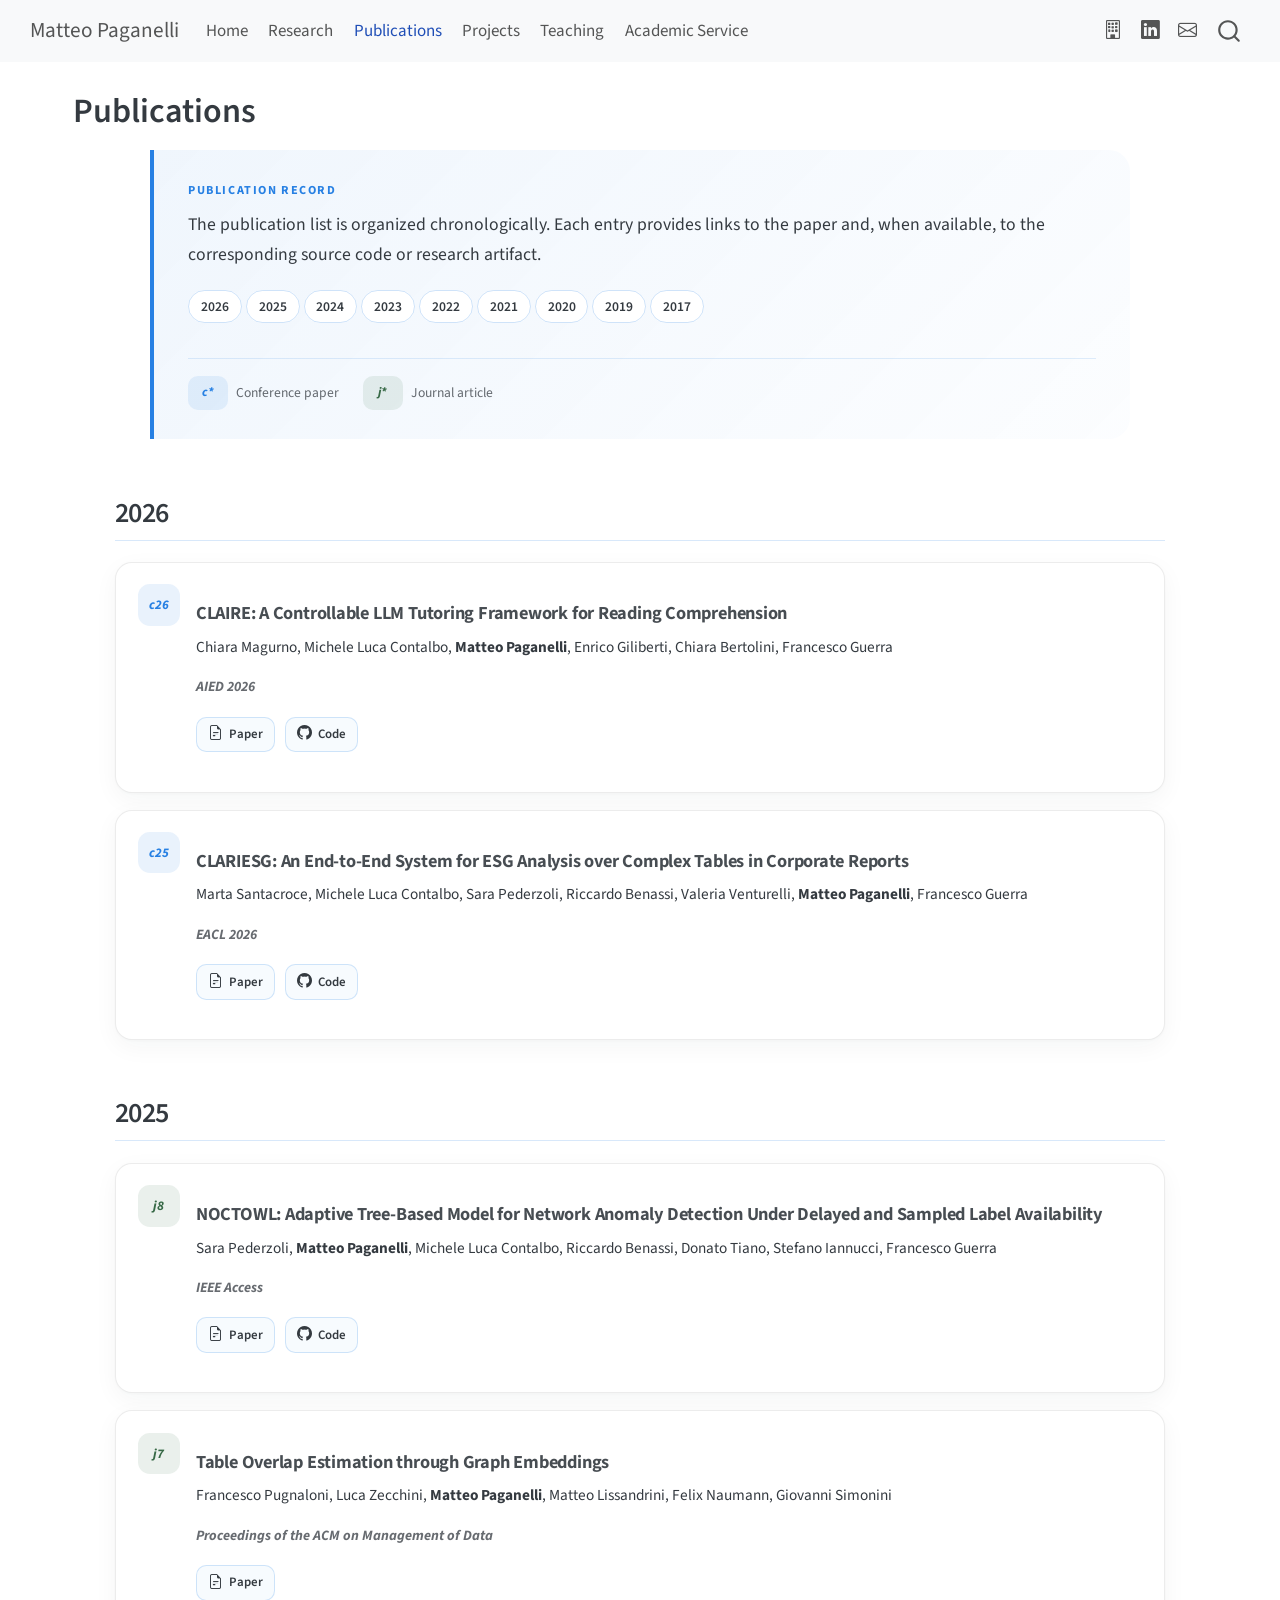
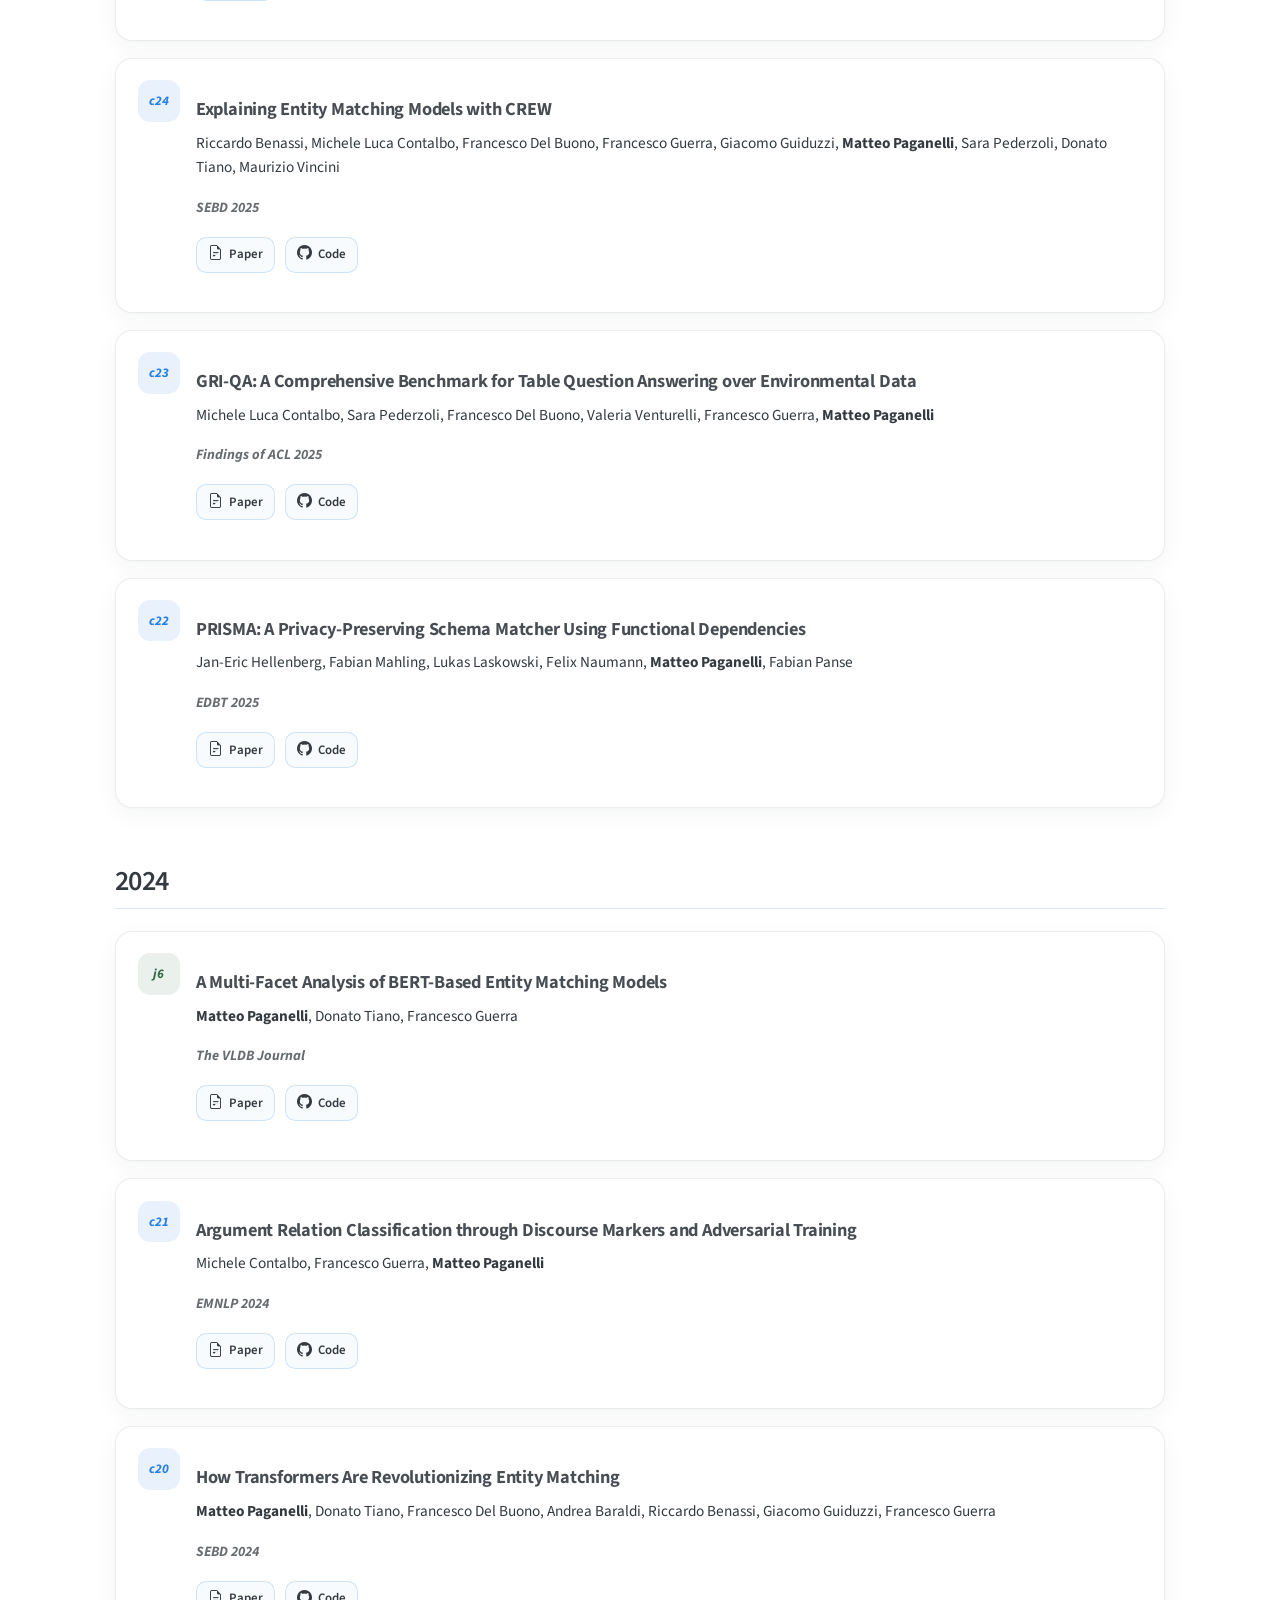
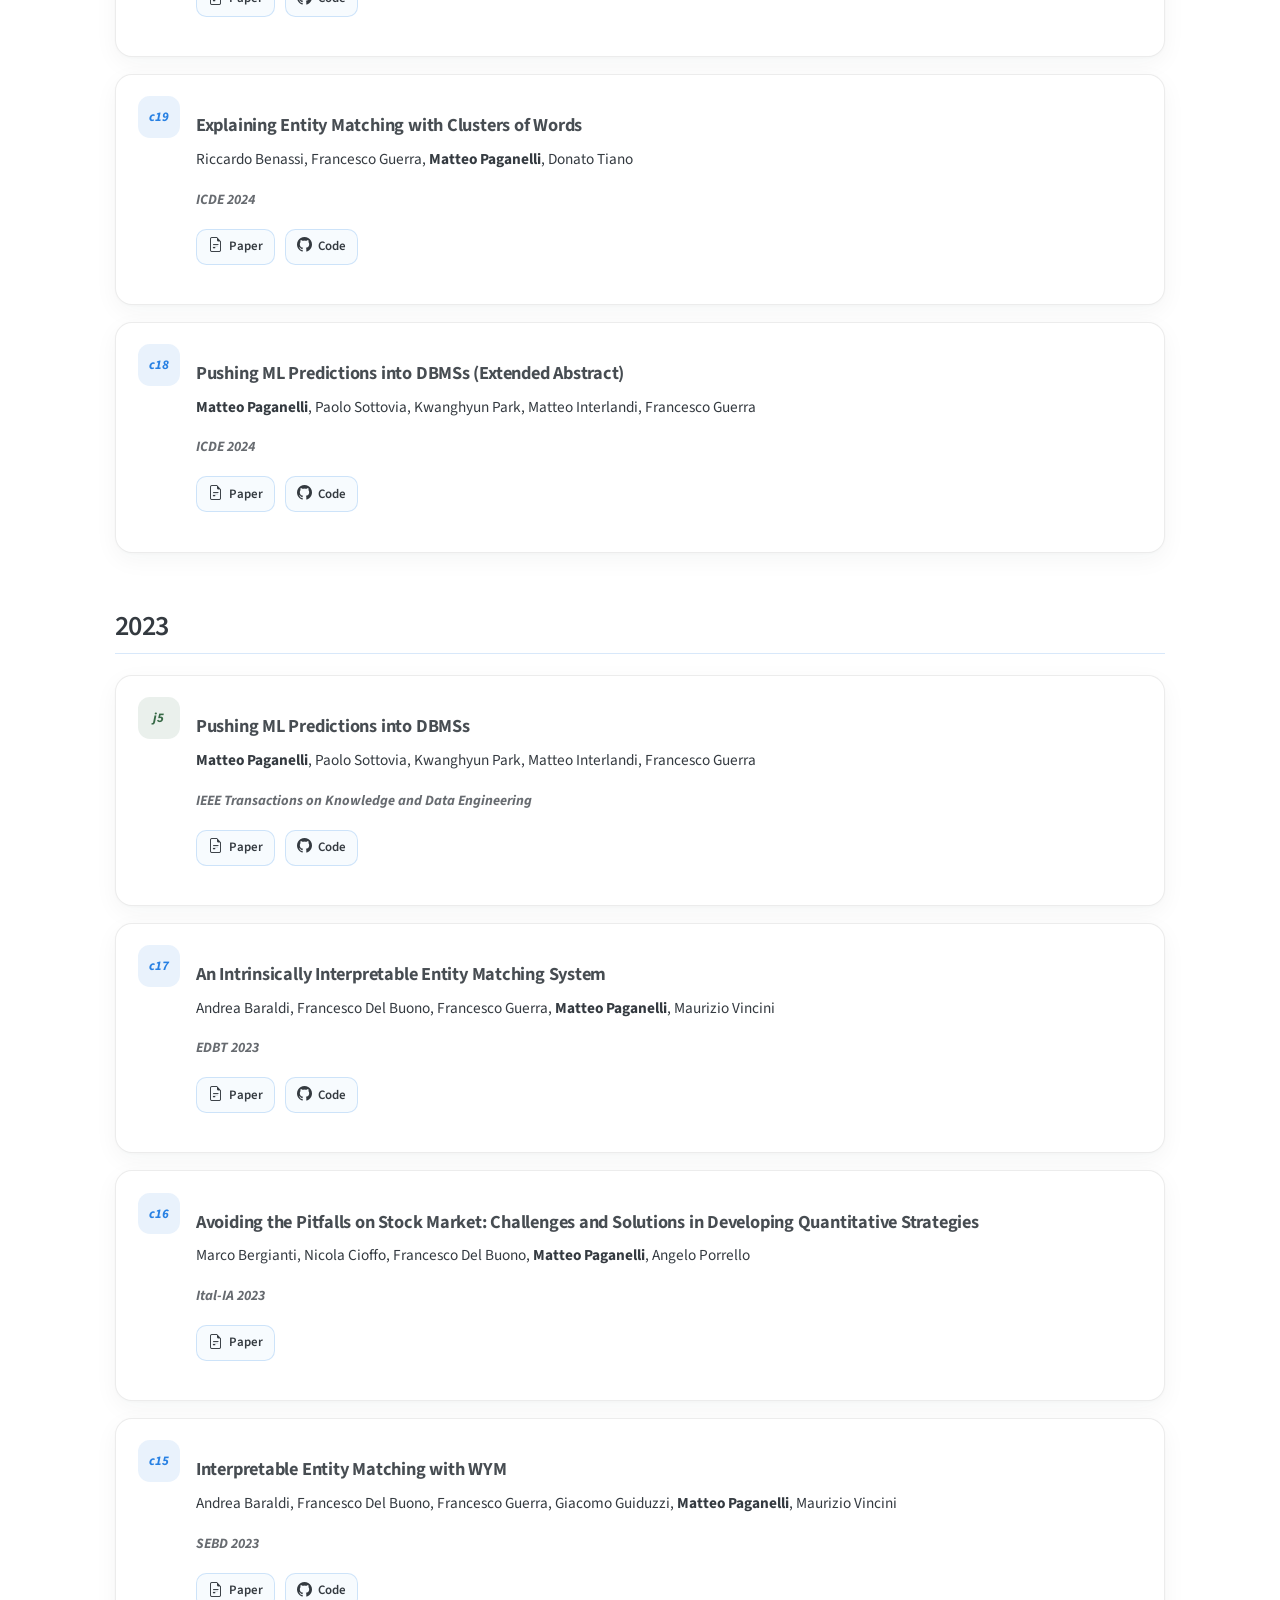
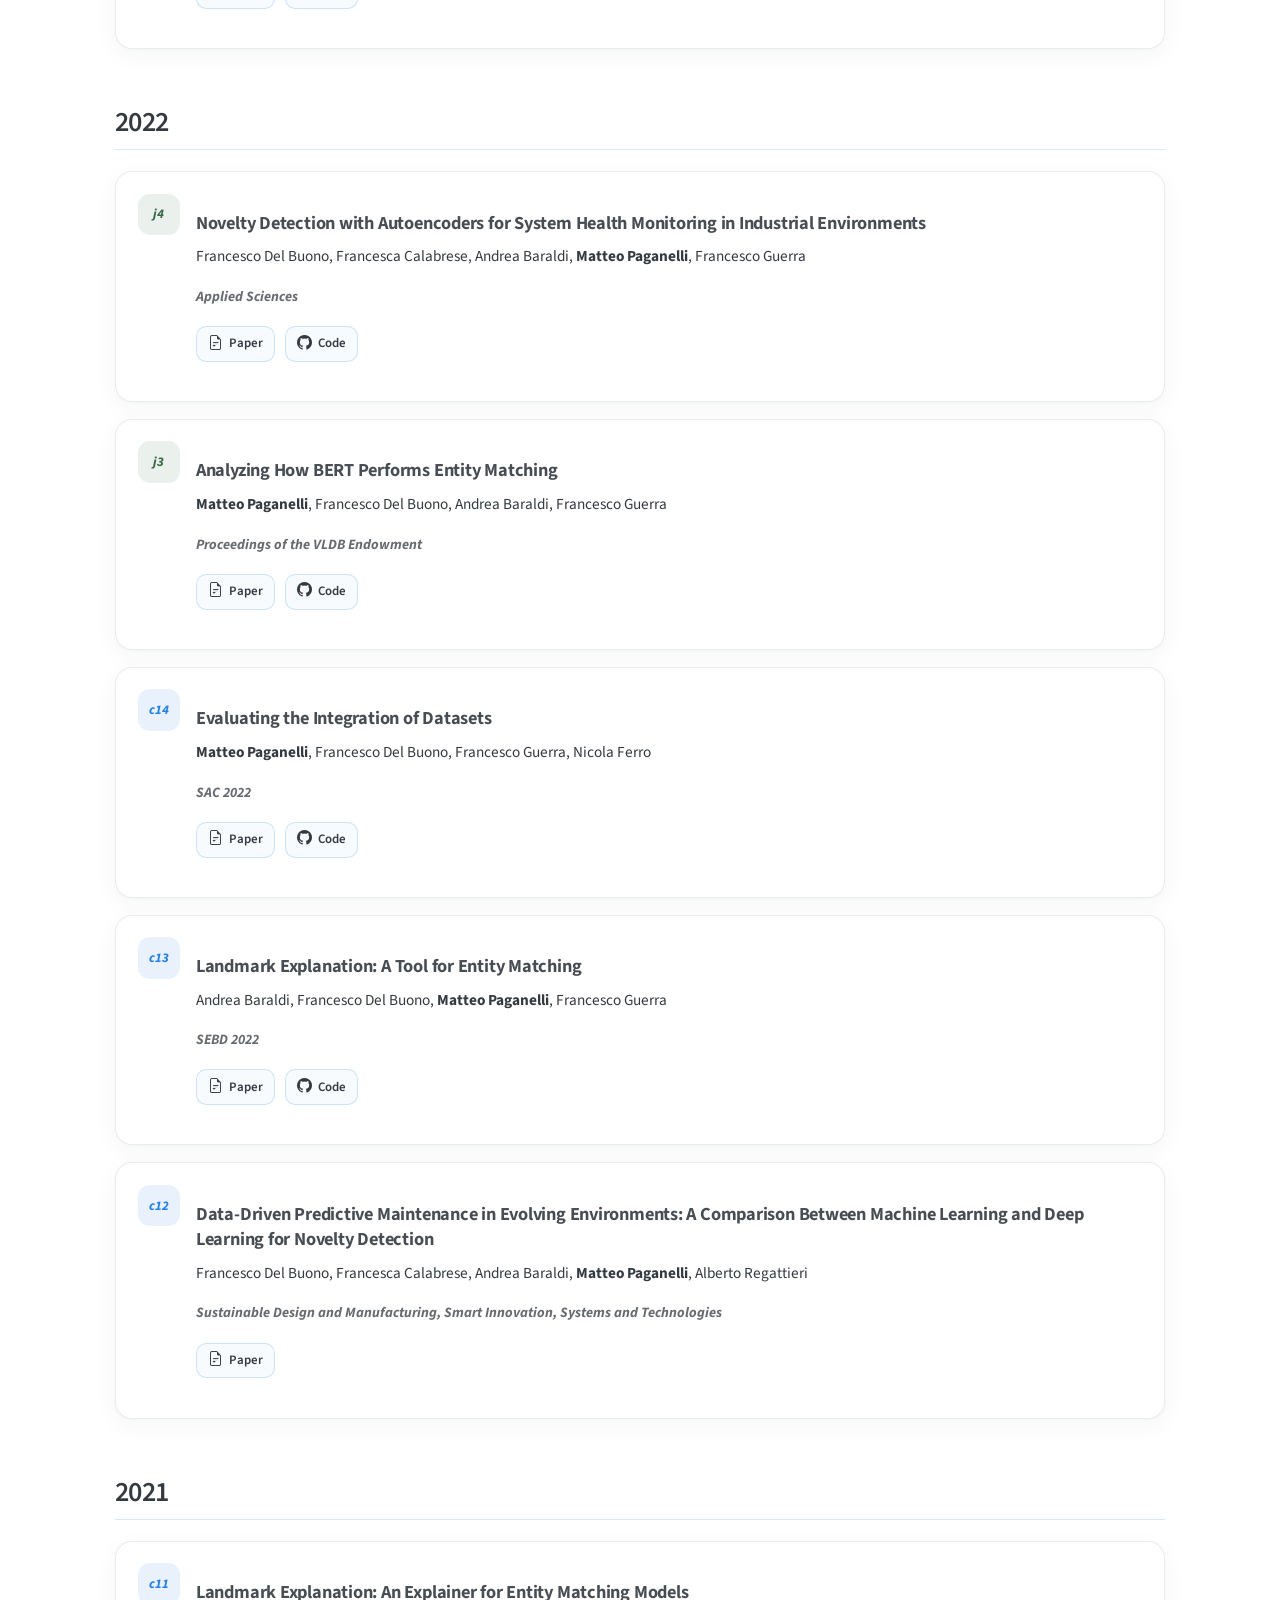
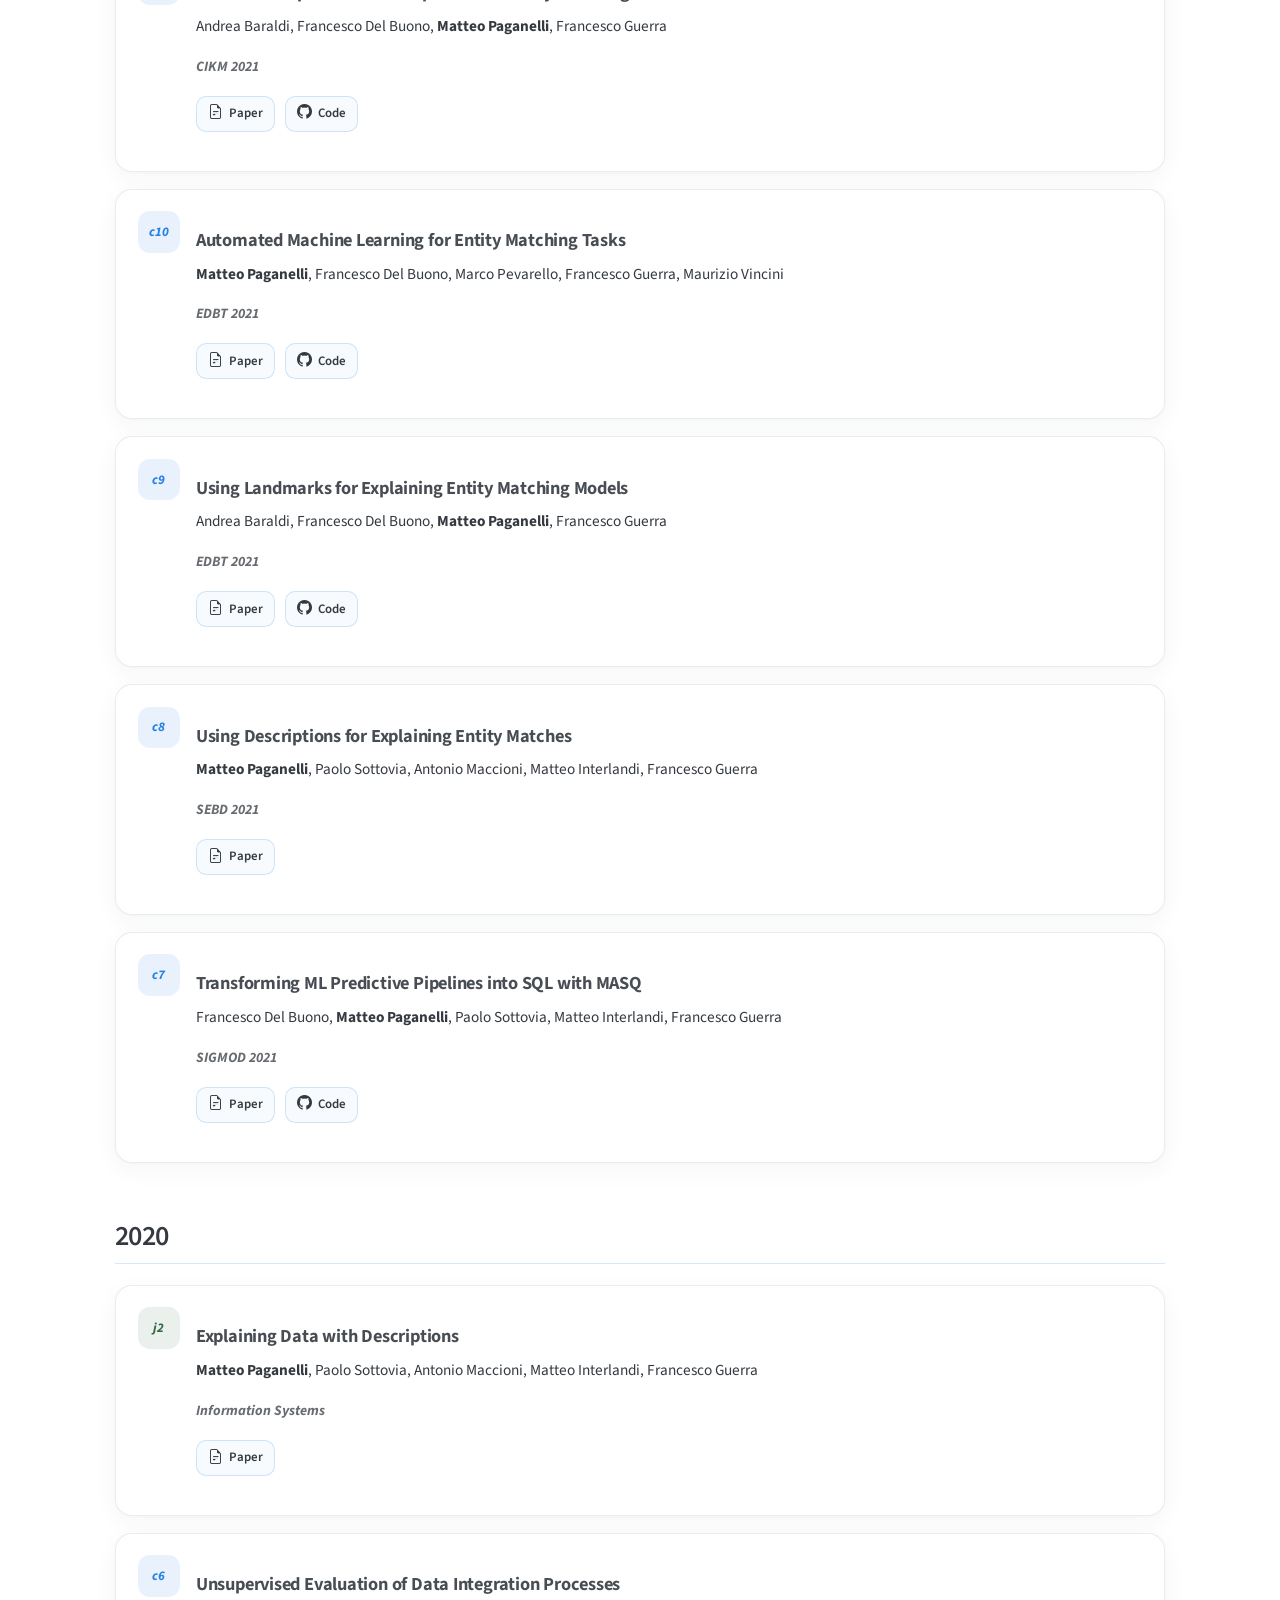
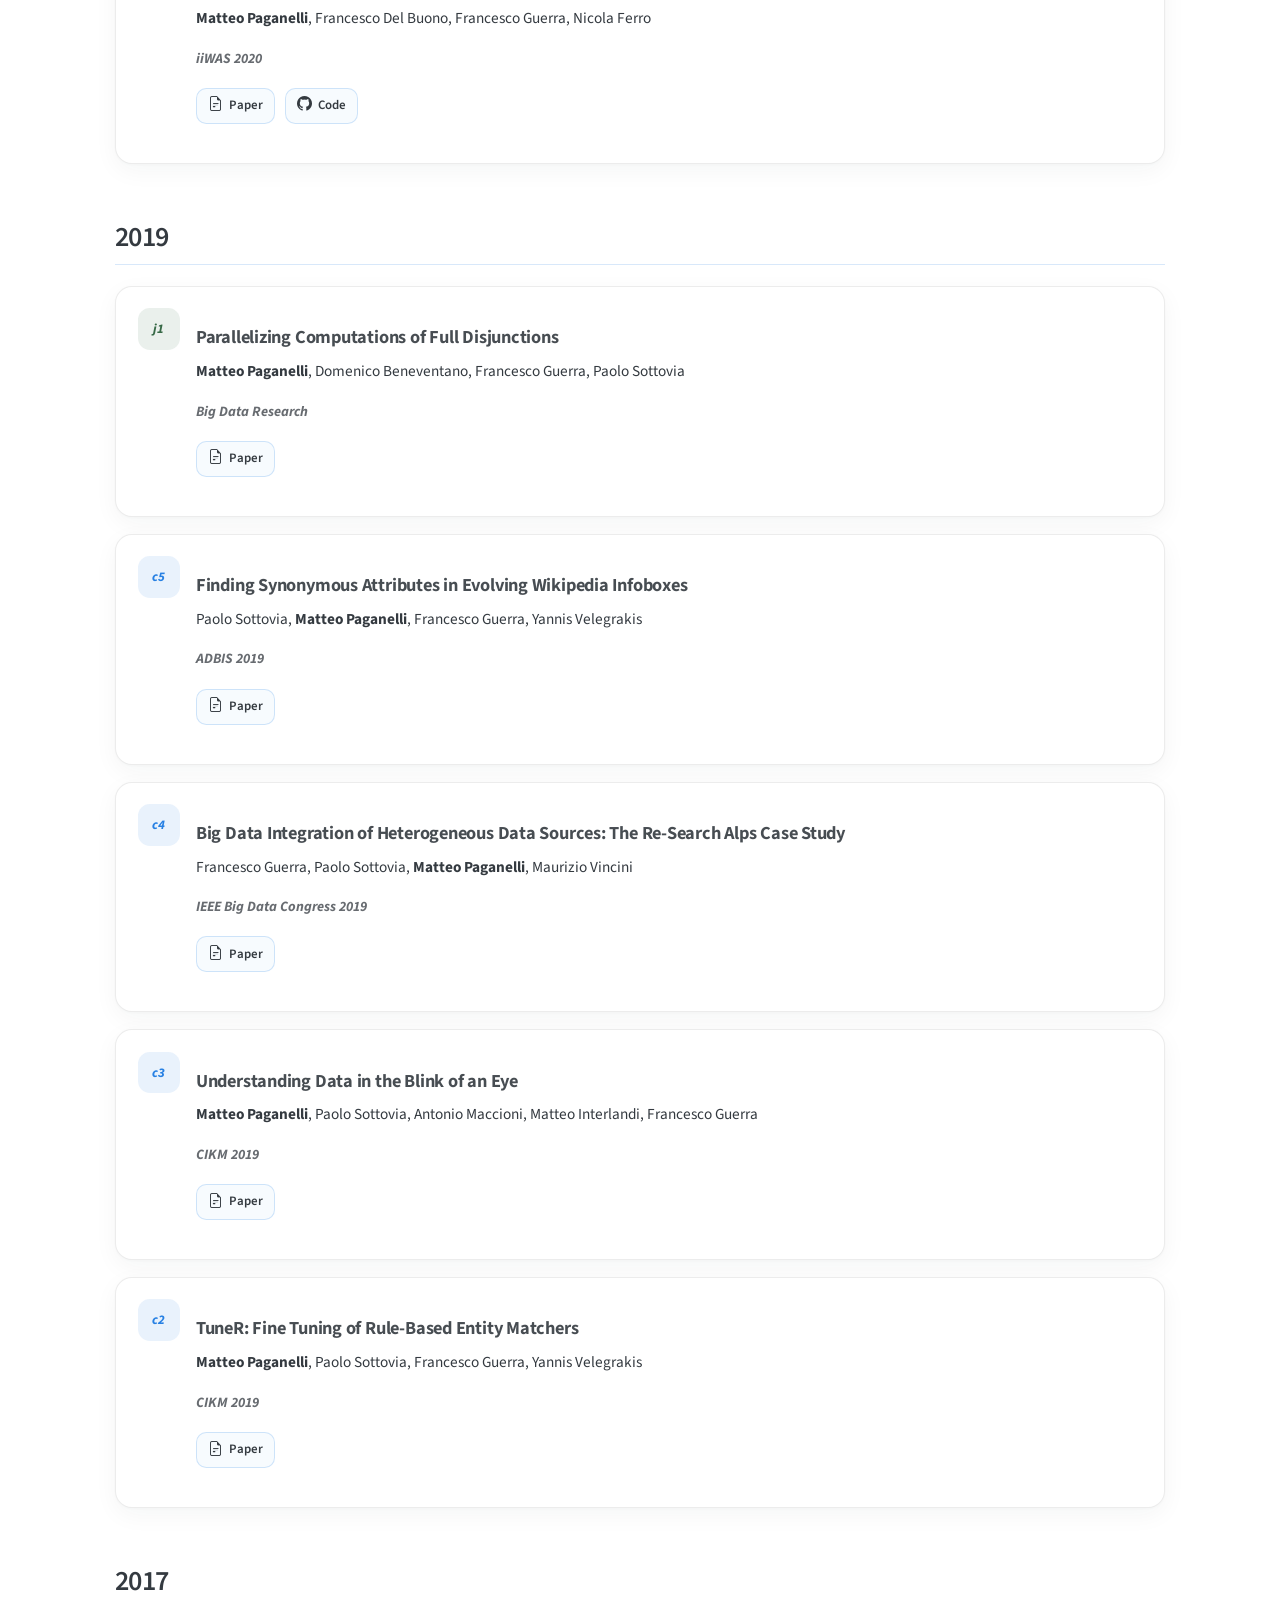
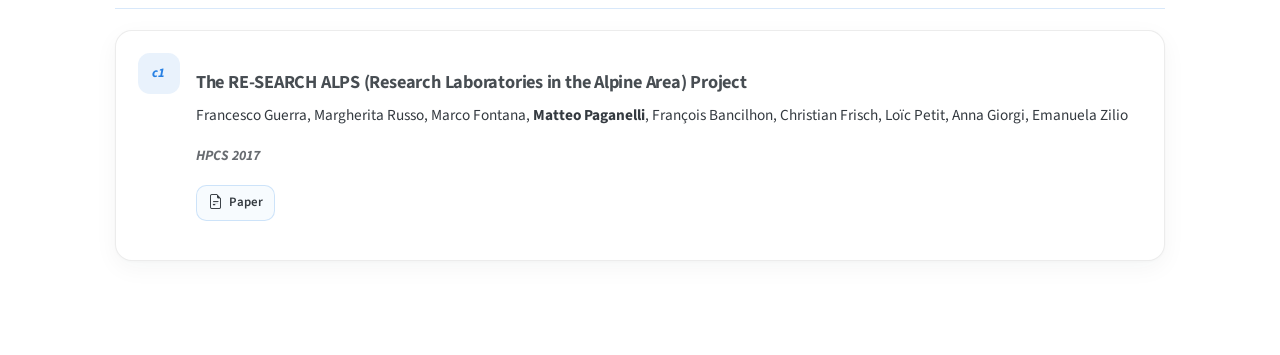
<file: publications.html>
<!DOCTYPE html>
<html xmlns="http://www.w3.org/1999/xhtml" lang="en" xml:lang="en"><head>

<meta charset="utf-8">
<meta name="generator" content="quarto-1.10.18">

<meta name="viewport" content="width=device-width, initial-scale=1.0, user-scalable=yes">


<title>Publications – Matteo Paganelli</title>
<style>
/* Default styles provided by pandoc.
** See https://pandoc.org/MANUAL.html#variables-for-html for config info.
*/
span.smallcaps{font-variant: small-caps;}
div.columns{display: flex; gap: 1.5em;}
div.column{flex: auto;}
@media screen {
div.columns{gap: min(4vw, 1.5em);}
div.column{overflow-x: auto;}
}
div.hanging-indent{margin-left: 1.5em; text-indent: -1.5em;}
ul.task-list{list-style: none;}
ul.task-list li input[type="checkbox"] {
  width: 0.8em;
  margin: 0 0.8em 0.2em -1em; /* quarto-specific, see https://github.com/quarto-dev/quarto-cli/issues/4556 */ 
  vertical-align: middle;
}
</style>


<script src="site_libs/quarto-nav/quarto-nav.js"></script>
<script src="site_libs/quarto-nav/headroom.min.js"></script>
<script src="site_libs/clipboard/clipboard.min.js"></script>
<script src="site_libs/quarto-search/autocomplete.umd.js"></script>
<script src="site_libs/quarto-search/fuse.min.js"></script>
<script src="site_libs/quarto-search/quarto-search.js"></script>
<meta name="quarto:offset" content="./">
<link href="./images/mp_favicon.png" rel="icon" type="image/png">
<script src="site_libs/quarto-html/quarto.js" type="module"></script>
<script src="site_libs/quarto-html/tabsets/tabsets.js" type="module"></script>
<script src="site_libs/quarto-html/popper.min.js"></script>
<script src="site_libs/quarto-html/tippy.umd.min.js"></script>
<script src="site_libs/quarto-html/anchor.min.js"></script>
<link href="site_libs/quarto-html/tippy.css" rel="stylesheet">
<link href="site_libs/quarto-html/quarto-syntax-highlighting-64a204ab8560d761af7679ceaba22944.css" rel="stylesheet" id="quarto-text-highlighting-styles">
<script src="site_libs/bootstrap/bootstrap.min.js"></script>
<link href="site_libs/bootstrap/bootstrap-icons.css" rel="stylesheet">
<link href="site_libs/bootstrap/bootstrap-172ba59bd5e0b52282274ba0c0cc16fc.min.css" rel="stylesheet" append-hash="true" id="quarto-bootstrap" data-mode="light">
<script id="quarto-search-options" type="application/json">{
  "location": "navbar",
  "copy-button": false,
  "collapse-after": 3,
  "panel-placement": "end",
  "type": "overlay",
  "limit": 50,
  "keyboard-shortcut": [
    "f",
    "/",
    "s"
  ],
  "show-item-context": false,
  "language": {
    "search-no-results-text": "No results",
    "search-matching-documents-text": "matching documents",
    "search-copy-link-title": "Copy link to search",
    "search-hide-matches-text": "Hide additional matches",
    "search-more-match-text": "more match in this document",
    "search-more-matches-text": "more matches in this document",
    "search-clear-button-title": "Clear",
    "search-text-placeholder": "",
    "search-detached-cancel-button-title": "Cancel",
    "search-submit-button-title": "Submit",
    "search-label": "Search"
  }
}</script>


<link rel="stylesheet" href="styles.css">
</head>

<body class="nav-fixed quarto-light">

<div id="quarto-search-results"></div>
  <header id="quarto-header" class="headroom fixed-top">
    <nav class="navbar navbar-expand-lg " data-bs-theme="dark">
      <div class="navbar-container container-fluid">
      <div class="navbar-brand-container mx-auto">
    <a class="navbar-brand" href="./index.html">
    <span class="navbar-title">Matteo Paganelli</span>
    </a>
  </div>
            <div id="quarto-search" class="" title="Search"></div>
          <button class="navbar-toggler" type="button" data-bs-toggle="collapse" data-bs-target="#navbarCollapse" aria-controls="navbarCollapse" role="menu" aria-expanded="false" aria-label="Toggle navigation" onclick="if (window.quartoToggleHeadroom) { window.quartoToggleHeadroom(); }">
  <span class="navbar-toggler-icon"></span>
</button>
          <div class="collapse navbar-collapse" id="navbarCollapse">
            <ul class="navbar-nav navbar-nav-scroll me-auto">
  <li class="nav-item">
    <a class="nav-link" href="./index.html"> 
<span class="menu-text">Home</span></a>
  </li>  
  <li class="nav-item">
    <a class="nav-link" href="./research.html"> 
<span class="menu-text">Research</span></a>
  </li>  
  <li class="nav-item">
    <a class="nav-link active" href="./publications.html" aria-current="page"> 
<span class="menu-text">Publications</span></a>
  </li>  
  <li class="nav-item">
    <a class="nav-link" href="./projects.html"> 
<span class="menu-text">Projects</span></a>
  </li>  
  <li class="nav-item">
    <a class="nav-link" href="./teaching.html"> 
<span class="menu-text">Teaching</span></a>
  </li>  
  <li class="nav-item">
    <a class="nav-link" href="./service.html"> 
<span class="menu-text">Academic Service</span></a>
  </li>  
</ul>
            <ul class="navbar-nav navbar-nav-scroll ms-auto">
  <li class="nav-item compact">
    <a class="nav-link" href="https://unimore.unifind.cineca.it/get/person/104872"> <i class="bi bi-building" role="img">
</i> 
<span class="menu-text"></span></a>
  </li>  
  <li class="nav-item compact">
    <a class="nav-link" href="https://www.linkedin.com/in/matteo-paganelli-71410a150/"> <i class="bi bi-linkedin" role="img">
</i> 
<span class="menu-text"></span></a>
  </li>  
  <li class="nav-item compact">
    <a class="nav-link" href="mailto:matteo.paganelli@unimore.it"> <i class="bi bi-envelope" role="img">
</i> 
<span class="menu-text"></span></a>
  </li>  
</ul>
          </div> <!-- /navcollapse -->
            <div class="quarto-navbar-tools">
</div>
      </div> <!-- /container-fluid -->
    </nav>
</header>
<!-- content -->
<div id="quarto-content" class="quarto-container page-columns page-rows-contents page-layout-full page-navbar">
<!-- sidebar -->
<!-- margin-sidebar -->
    
<!-- main -->
<main class="content column-page" id="quarto-document-content">

<header id="title-block-header" class="quarto-title-block default">
<div class="quarto-title">
<h1 class="title">Publications</h1>
</div>



<div class="quarto-title-meta column-page">

    
  
    
  </div>
  


</header>


<div class="publications-hero">
<div class="research-eyebrow">
PUBLICATION RECORD
</div>
<p>The publication list is organized chronologically. Each entry provides links to the paper and, when available, to the corresponding source code or research artifact.</p>
<div class="publication-year-nav">
<p><a href="#y2026">2026</a> <a href="#y2025">2025</a> <a href="#y2024">2024</a> <a href="#y2023">2023</a> <a href="#y2022">2022</a> <a href="#y2021">2021</a> <a href="#y2020">2020</a> <a href="#y2019">2019</a> <a href="#y2017">2017</a></p>
</div>
<div class="publication-legend" aria-label="Publication type legend">
<div class="publication-legend-item">
<p><span class="publication-legend-badge publication-legend-badge--conference">c*</span> <span class="publication-legend-label">Conference paper</span></p>
</div>
<div class="publication-legend-item">
<p><span class="publication-legend-badge publication-legend-badge--journal">j*</span> <span class="publication-legend-label">Journal article</span></p>
</div>
</div>
</div>
<section id="y2026" class="level2">
<h2 class="anchored" data-anchor-id="y2026">2026</h2>
<div id="c26" class="publication-card">
<p><span class="publication-id">c26</span></p>
<section id="claire-a-controllable-llm-tutoring-framework-for-reading-comprehension" class="level3">
<h3 class="anchored" data-anchor-id="claire-a-controllable-llm-tutoring-framework-for-reading-comprehension">CLAIRE: A Controllable LLM Tutoring Framework for Reading Comprehension</h3>
<p><span class="publication-authors">Chiara Magurno, Michele Luca Contalbo, <strong>Matteo Paganelli</strong>, Enrico Giliberti, Chiara Bertolini, Francesco Guerra</span></p>
<p><span class="publication-venue"><strong><em>AIED 2026</em></strong></span></p>
<p><a href="https://doi.org/10.1007/978-3-032-29755-6_4" class="pub-action" target="_blank" rel="noopener"><i class="bi bi-file-earmark-text"></i> Paper</a> <a href="https://github.com/softlab-unimore/Claire" class="pub-action" target="_blank" rel="noopener"><i class="bi bi-github"></i> Code</a></p>
</section>
</div>
<div id="c25" class="publication-card">
<p><span class="publication-id">c25</span></p>
<section id="clariesg-an-end-to-end-system-for-esg-analysis-over-complex-tables-in-corporate-reports" class="level3">
<h3 class="anchored" data-anchor-id="clariesg-an-end-to-end-system-for-esg-analysis-over-complex-tables-in-corporate-reports">CLARIESG: An End-to-End System for ESG Analysis over Complex Tables in Corporate Reports</h3>
<p><span class="publication-authors">Marta Santacroce, Michele Luca Contalbo, Sara Pederzoli, Riccardo Benassi, Valeria Venturelli, <strong>Matteo Paganelli</strong>, Francesco Guerra</span></p>
<p><span class="publication-venue"><strong><em>EACL 2026</em></strong></span></p>
<p><a href="https://aclanthology.org/2026.eacl-demo.7/" class="pub-action" target="_blank" rel="noopener"><i class="bi bi-file-earmark-text"></i> Paper</a> <a href="https://github.com/softlab-unimore/ClariESG" class="pub-action" target="_blank" rel="noopener"><i class="bi bi-github"></i> Code</a></p>
</section>
</div>
</section>
<section id="y2025" class="level2">
<h2 class="anchored" data-anchor-id="y2025">2025</h2>
<div id="j8" class="publication-card">
<p><span class="publication-id publication-id--journal">j8</span></p>
<section id="noctowl-adaptive-tree-based-model-for-network-anomaly-detection-under-delayed-and-sampled-label-availability" class="level3">
<h3 class="anchored" data-anchor-id="noctowl-adaptive-tree-based-model-for-network-anomaly-detection-under-delayed-and-sampled-label-availability">NOCTOWL: Adaptive Tree-Based Model for Network Anomaly Detection Under Delayed and Sampled Label Availability</h3>
<p><span class="publication-authors">Sara Pederzoli, <strong>Matteo Paganelli</strong>, Michele Luca Contalbo, Riccardo Benassi, Donato Tiano, Stefano Iannucci, Francesco Guerra</span></p>
<p><span class="publication-venue"><strong><em>IEEE Access</em></strong></span></p>
<p><a href="https://doi.org/10.1109/ACCESS.2025.3633419" class="pub-action" target="_blank" rel="noopener"><i class="bi bi-file-earmark-text"></i> Paper</a> <a href="https://github.com/softlab-unimore/NOCTOWL" class="pub-action" target="_blank" rel="noopener"><i class="bi bi-github"></i> Code</a></p>
</section>
</div>
<div id="j7" class="publication-card">
<p><span class="publication-id publication-id--journal">j7</span></p>
<section id="table-overlap-estimation-through-graph-embeddings" class="level3">
<h3 class="anchored" data-anchor-id="table-overlap-estimation-through-graph-embeddings">Table Overlap Estimation through Graph Embeddings</h3>
<p><span class="publication-authors">Francesco Pugnaloni, Luca Zecchini, <strong>Matteo Paganelli</strong>, Matteo Lissandrini, Felix Naumann, Giovanni Simonini</span></p>
<p><span class="publication-venue"><strong><em>Proceedings of the ACM on Management of Data</em></strong></span></p>
<p><a href="https://doi.org/10.1145/3725365" class="pub-action" target="_blank" rel="noopener"><i class="bi bi-file-earmark-text"></i> Paper</a></p>
</section>
</div>
<div id="c24" class="publication-card">
<p><span class="publication-id">c24</span></p>
<section id="explaining-entity-matching-models-with-crew" class="level3">
<h3 class="anchored" data-anchor-id="explaining-entity-matching-models-with-crew">Explaining Entity Matching Models with CREW</h3>
<p><span class="publication-authors">Riccardo Benassi, Michele Luca Contalbo, Francesco Del Buono, Francesco Guerra, Giacomo Guiduzzi, <strong>Matteo Paganelli</strong>, Sara Pederzoli, Donato Tiano, Maurizio Vincini</span></p>
<p><span class="publication-venue"><strong><em>SEBD 2025</em></strong></span></p>
<p><a href="https://ceur-ws.org/Vol-4182/paper20.pdf" class="pub-action" target="_blank" rel="noopener"><i class="bi bi-file-earmark-text"></i> Paper</a> <a href="https://github.com/softlab-unimore/crew" class="pub-action" target="_blank" rel="noopener"><i class="bi bi-github"></i> Code</a></p>
</section>
</div>
<div id="c23" class="publication-card">
<p><span class="publication-id">c23</span></p>
<section id="gri-qa-a-comprehensive-benchmark-for-table-question-answering-over-environmental-data" class="level3">
<h3 class="anchored" data-anchor-id="gri-qa-a-comprehensive-benchmark-for-table-question-answering-over-environmental-data">GRI-QA: A Comprehensive Benchmark for Table Question Answering over Environmental Data</h3>
<p><span class="publication-authors">Michele Luca Contalbo, Sara Pederzoli, Francesco Del Buono, Valeria Venturelli, Francesco Guerra, <strong>Matteo Paganelli</strong></span></p>
<p><span class="publication-venue"><strong><em>Findings of ACL 2025</em></strong></span></p>
<p><a href="https://aclanthology.org/2025.findings-acl.814/" class="pub-action" target="_blank" rel="noopener"><i class="bi bi-file-earmark-text"></i> Paper</a> <a href="https://github.com/softlab-unimore/gri_qa" class="pub-action" target="_blank" rel="noopener"><i class="bi bi-github"></i> Code</a></p>
</section>
</div>
<div id="c22" class="publication-card">
<p><span class="publication-id">c22</span></p>
<section id="prisma-a-privacy-preserving-schema-matcher-using-functional-dependencies" class="level3">
<h3 class="anchored" data-anchor-id="prisma-a-privacy-preserving-schema-matcher-using-functional-dependencies">PRISMA: A Privacy-Preserving Schema Matcher Using Functional Dependencies</h3>
<p><span class="publication-authors">Jan-Eric Hellenberg, Fabian Mahling, Lukas Laskowski, Felix Naumann, <strong>Matteo Paganelli</strong>, Fabian Panse</span></p>
<p><span class="publication-venue"><strong><em>EDBT 2025</em></strong></span></p>
<p><a href="https://doi.org/10.48786/edbt.2025.24" class="pub-action" target="_blank" rel="noopener"><i class="bi bi-file-earmark-text"></i> Paper</a> <a href="https://github.com/HPI-Information-Systems/prisma" class="pub-action" target="_blank" rel="noopener"><i class="bi bi-github"></i> Code</a></p>
</section>
</div>
</section>
<section id="y2024" class="level2">
<h2 class="anchored" data-anchor-id="y2024">2024</h2>
<div id="j6" class="publication-card">
<p><span class="publication-id publication-id--journal">j6</span></p>
<section id="a-multi-facet-analysis-of-bert-based-entity-matching-models" class="level3">
<h3 class="anchored" data-anchor-id="a-multi-facet-analysis-of-bert-based-entity-matching-models">A Multi-Facet Analysis of BERT-Based Entity Matching Models</h3>
<p><span class="publication-authors"><strong>Matteo Paganelli</strong>, Donato Tiano, Francesco Guerra</span></p>
<p><span class="publication-venue"><strong><em>The VLDB Journal</em></strong></span></p>
<p><a href="https://doi.org/10.1007/s00778-023-00824-x" class="pub-action" target="_blank" rel="noopener"><i class="bi bi-file-earmark-text"></i> Paper</a> <a href="https://github.com/softlab-unimore/bert-attention-for-em" class="pub-action" target="_blank" rel="noopener"><i class="bi bi-github"></i> Code</a></p>
</section>
</div>
<div id="c21" class="publication-card">
<p><span class="publication-id">c21</span></p>
<section id="argument-relation-classification-through-discourse-markers-and-adversarial-training" class="level3">
<h3 class="anchored" data-anchor-id="argument-relation-classification-through-discourse-markers-and-adversarial-training">Argument Relation Classification through Discourse Markers and Adversarial Training</h3>
<p><span class="publication-authors">Michele Contalbo, Francesco Guerra, <strong>Matteo Paganelli</strong></span></p>
<p><span class="publication-venue"><strong><em>EMNLP 2024</em></strong></span></p>
<p><a href="https://aclanthology.org/2024.emnlp-main.1054/" class="pub-action" target="_blank" rel="noopener"><i class="bi bi-file-earmark-text"></i> Paper</a> <a href="https://github.com/softlab-unimore/disarm" class="pub-action" target="_blank" rel="noopener"><i class="bi bi-github"></i> Code</a></p>
</section>
</div>
<div id="c20" class="publication-card">
<p><span class="publication-id">c20</span></p>
<section id="how-transformers-are-revolutionizing-entity-matching" class="level3">
<h3 class="anchored" data-anchor-id="how-transformers-are-revolutionizing-entity-matching">How Transformers Are Revolutionizing Entity Matching</h3>
<p><span class="publication-authors"><strong>Matteo Paganelli</strong>, Donato Tiano, Francesco Del Buono, Andrea Baraldi, Riccardo Benassi, Giacomo Guiduzzi, Francesco Guerra</span></p>
<p><span class="publication-venue"><strong><em>SEBD 2024</em></strong></span></p>
<p><a href="https://ceur-ws.org/Vol-3741/paper55.pdf" class="pub-action" target="_blank" rel="noopener"><i class="bi bi-file-earmark-text"></i> Paper</a> <a href="https://github.com/softlab-unimore/bert-attention-for-em" class="pub-action" target="_blank" rel="noopener"><i class="bi bi-github"></i> Code</a></p>
</section>
</div>
<div id="c19" class="publication-card">
<p><span class="publication-id">c19</span></p>
<section id="explaining-entity-matching-with-clusters-of-words" class="level3">
<h3 class="anchored" data-anchor-id="explaining-entity-matching-with-clusters-of-words">Explaining Entity Matching with Clusters of Words</h3>
<p><span class="publication-authors">Riccardo Benassi, Francesco Guerra, <strong>Matteo Paganelli</strong>, Donato Tiano</span></p>
<p><span class="publication-venue"><strong><em>ICDE 2024</em></strong></span></p>
<p><a href="https://doi.org/10.1109/ICDE60146.2024.00184" class="pub-action" target="_blank" rel="noopener"><i class="bi bi-file-earmark-text"></i> Paper</a> <a href="https://github.com/softlab-unimore/crew" class="pub-action" target="_blank" rel="noopener"><i class="bi bi-github"></i> Code</a></p>
</section>
</div>
<div id="c18" class="publication-card">
<p><span class="publication-id">c18</span></p>
<section id="pushing-ml-predictions-into-dbmss-extended-abstract" class="level3">
<h3 class="anchored" data-anchor-id="pushing-ml-predictions-into-dbmss-extended-abstract">Pushing ML Predictions into DBMSs (Extended Abstract)</h3>
<p><span class="publication-authors"><strong>Matteo Paganelli</strong>, Paolo Sottovia, Kwanghyun Park, Matteo Interlandi, Francesco Guerra</span></p>
<p><span class="publication-venue"><strong><em>ICDE 2024</em></strong></span></p>
<p><a href="https://doi.org/10.1109/ICDE60146.2024.00494" class="pub-action" target="_blank" rel="noopener"><i class="bi bi-file-earmark-text"></i> Paper</a> <a href="https://github.com/softlab-unimore/MASQ" class="pub-action" target="_blank" rel="noopener"><i class="bi bi-github"></i> Code</a></p>
</section>
</div>
</section>
<section id="y2023" class="level2">
<h2 class="anchored" data-anchor-id="y2023">2023</h2>
<div id="j5" class="publication-card">
<p><span class="publication-id publication-id--journal">j5</span></p>
<section id="pushing-ml-predictions-into-dbmss" class="level3">
<h3 class="anchored" data-anchor-id="pushing-ml-predictions-into-dbmss">Pushing ML Predictions into DBMSs</h3>
<p><span class="publication-authors"><strong>Matteo Paganelli</strong>, Paolo Sottovia, Kwanghyun Park, Matteo Interlandi, Francesco Guerra</span></p>
<p><span class="publication-venue"><strong><em>IEEE Transactions on Knowledge and Data Engineering</em></strong></span></p>
<p><a href="https://doi.org/10.1109/TKDE.2023.3269592" class="pub-action" target="_blank" rel="noopener"><i class="bi bi-file-earmark-text"></i> Paper</a> <a href="https://github.com/softlab-unimore/MASQ" class="pub-action" target="_blank" rel="noopener"><i class="bi bi-github"></i> Code</a></p>
</section>
</div>
<div id="c17" class="publication-card">
<p><span class="publication-id">c17</span></p>
<section id="an-intrinsically-interpretable-entity-matching-system" class="level3">
<h3 class="anchored" data-anchor-id="an-intrinsically-interpretable-entity-matching-system">An Intrinsically Interpretable Entity Matching System</h3>
<p><span class="publication-authors">Andrea Baraldi, Francesco Del Buono, Francesco Guerra, <strong>Matteo Paganelli</strong>, Maurizio Vincini</span></p>
<p><span class="publication-venue"><strong><em>EDBT 2023</em></strong></span></p>
<p><a href="https://doi.org/10.48786/edbt.2023.54" class="pub-action" target="_blank" rel="noopener"><i class="bi bi-file-earmark-text"></i> Paper</a> <a href="https://github.com/softlab-unimore/wym" class="pub-action" target="_blank" rel="noopener"><i class="bi bi-github"></i> Code</a></p>
</section>
</div>
<div id="c16" class="publication-card">
<p><span class="publication-id">c16</span></p>
<section id="avoiding-the-pitfalls-on-stock-market-challenges-and-solutions-in-developing-quantitative-strategies" class="level3">
<h3 class="anchored" data-anchor-id="avoiding-the-pitfalls-on-stock-market-challenges-and-solutions-in-developing-quantitative-strategies">Avoiding the Pitfalls on Stock Market: Challenges and Solutions in Developing Quantitative Strategies</h3>
<p><span class="publication-authors">Marco Bergianti, Nicola Cioffo, Francesco Del Buono, <strong>Matteo Paganelli</strong>, Angelo Porrello</span></p>
<p><span class="publication-venue"><strong><em>Ital-IA 2023</em></strong></span></p>
<p><a href="https://ceur-ws.org/Vol-3486/67.pdf" class="pub-action" target="_blank" rel="noopener"><i class="bi bi-file-earmark-text"></i> Paper</a></p>
</section>
</div>
<div id="c15" class="publication-card">
<p><span class="publication-id">c15</span></p>
<section id="interpretable-entity-matching-with-wym" class="level3">
<h3 class="anchored" data-anchor-id="interpretable-entity-matching-with-wym">Interpretable Entity Matching with WYM</h3>
<p><span class="publication-authors">Andrea Baraldi, Francesco Del Buono, Francesco Guerra, Giacomo Guiduzzi, <strong>Matteo Paganelli</strong>, Maurizio Vincini</span></p>
<p><span class="publication-venue"><strong><em>SEBD 2023</em></strong></span></p>
<p><a href="https://ceur-ws.org/Vol-3478/paper33.pdf" class="pub-action" target="_blank" rel="noopener"><i class="bi bi-file-earmark-text"></i> Paper</a> <a href="https://github.com/softlab-unimore/wym" class="pub-action" target="_blank" rel="noopener"><i class="bi bi-github"></i> Code</a></p>
</section>
</div>
</section>
<section id="y2022" class="level2">
<h2 class="anchored" data-anchor-id="y2022">2022</h2>
<div id="j4" class="publication-card">
<p><span class="publication-id publication-id--journal">j4</span></p>
<section id="novelty-detection-with-autoencoders-for-system-health-monitoring-in-industrial-environments" class="level3">
<h3 class="anchored" data-anchor-id="novelty-detection-with-autoencoders-for-system-health-monitoring-in-industrial-environments">Novelty Detection with Autoencoders for System Health Monitoring in Industrial Environments</h3>
<p><span class="publication-authors">Francesco Del Buono, Francesca Calabrese, Andrea Baraldi, <strong>Matteo Paganelli</strong>, Francesco Guerra</span></p>
<p><span class="publication-venue"><strong><em>Applied Sciences</em></strong></span></p>
<p><a href="https://doi.org/10.3390/app12104931" class="pub-action" target="_blank" rel="noopener"><i class="bi bi-file-earmark-text"></i> Paper</a> <a href="https://github.com/softlab-unimore/AE4ND" class="pub-action" target="_blank" rel="noopener"><i class="bi bi-github"></i> Code</a></p>
</section>
</div>
<div id="j3" class="publication-card">
<p><span class="publication-id publication-id--journal">j3</span></p>
<section id="analyzing-how-bert-performs-entity-matching" class="level3">
<h3 class="anchored" data-anchor-id="analyzing-how-bert-performs-entity-matching">Analyzing How BERT Performs Entity Matching</h3>
<p><span class="publication-authors"><strong>Matteo Paganelli</strong>, Francesco Del Buono, Andrea Baraldi, Francesco Guerra</span></p>
<p><span class="publication-venue"><strong><em>Proceedings of the VLDB Endowment</em></strong></span></p>
<p><a href="https://www.vldb.org/pvldb/vol15/p1726-paganelli.pdf" class="pub-action" target="_blank" rel="noopener"><i class="bi bi-file-earmark-text"></i> Paper</a> <a href="https://github.com/softlab-unimore/bert-attention-for-em" class="pub-action" target="_blank" rel="noopener"><i class="bi bi-github"></i> Code</a></p>
</section>
</div>
<div id="c14" class="publication-card">
<p><span class="publication-id">c14</span></p>
<section id="evaluating-the-integration-of-datasets" class="level3">
<h3 class="anchored" data-anchor-id="evaluating-the-integration-of-datasets">Evaluating the Integration of Datasets</h3>
<p><span class="publication-authors"><strong>Matteo Paganelli</strong>, Francesco Del Buono, Francesco Guerra, Nicola Ferro</span></p>
<p><span class="publication-venue"><strong><em>SAC 2022</em></strong></span></p>
<p><a href="https://doi.org/10.1145/3477314.3507688" class="pub-action" target="_blank" rel="noopener"><i class="bi bi-file-earmark-text"></i> Paper</a> <a href="https://github.com/softlab-unimore/UEDI" class="pub-action" target="_blank" rel="noopener"><i class="bi bi-github"></i> Code</a></p>
</section>
</div>
<div id="c13" class="publication-card">
<p><span class="publication-id">c13</span></p>
<section id="landmark-explanation-a-tool-for-entity-matching" class="level3">
<h3 class="anchored" data-anchor-id="landmark-explanation-a-tool-for-entity-matching">Landmark Explanation: A Tool for Entity Matching</h3>
<p><span class="publication-authors">Andrea Baraldi, Francesco Del Buono, <strong>Matteo Paganelli</strong>, Francesco Guerra</span></p>
<p><span class="publication-venue"><strong><em>SEBD 2022</em></strong></span></p>
<p><a href="https://ceur-ws.org/Vol-3194/paper8.pdf" class="pub-action" target="_blank" rel="noopener"><i class="bi bi-file-earmark-text"></i> Paper</a> <a href="https://github.com/softlab-unimore/landmark" class="pub-action" target="_blank" rel="noopener"><i class="bi bi-github"></i> Code</a></p>
</section>
</div>
<div id="c12" class="publication-card">
<p><span class="publication-id">c12</span></p>
<section id="data-driven-predictive-maintenance-in-evolving-environments-a-comparison-between-machine-learning-and-deep-learning-for-novelty-detection" class="level3">
<h3 class="anchored" data-anchor-id="data-driven-predictive-maintenance-in-evolving-environments-a-comparison-between-machine-learning-and-deep-learning-for-novelty-detection">Data-Driven Predictive Maintenance in Evolving Environments: A Comparison Between Machine Learning and Deep Learning for Novelty Detection</h3>
<p><span class="publication-authors">Francesco Del Buono, Francesca Calabrese, Andrea Baraldi, <strong>Matteo Paganelli</strong>, Alberto Regattieri</span></p>
<p><span class="publication-venue"><strong><em>Sustainable Design and Manufacturing</em>, Smart Innovation, Systems and Technologies</strong></span></p>
<p><a href="https://doi.org/10.1007/978-981-16-6128-0_11" class="pub-action" target="_blank" rel="noopener"><i class="bi bi-file-earmark-text"></i> Paper</a></p>
</section>
</div>
</section>
<section id="y2021" class="level2">
<h2 class="anchored" data-anchor-id="y2021">2021</h2>
<div id="c11" class="publication-card">
<p><span class="publication-id">c11</span></p>
<section id="landmark-explanation-an-explainer-for-entity-matching-models" class="level3">
<h3 class="anchored" data-anchor-id="landmark-explanation-an-explainer-for-entity-matching-models">Landmark Explanation: An Explainer for Entity Matching Models</h3>
<p><span class="publication-authors">Andrea Baraldi, Francesco Del Buono, <strong>Matteo Paganelli</strong>, Francesco Guerra</span></p>
<p><span class="publication-venue"><strong><em>CIKM 2021</em></strong></span></p>
<p><a href="https://doi.org/10.1145/3459637.3481981" class="pub-action" target="_blank" rel="noopener"><i class="bi bi-file-earmark-text"></i> Paper</a> <a href="https://github.com/softlab-unimore/landmark" class="pub-action" target="_blank" rel="noopener"><i class="bi bi-github"></i> Code</a></p>
</section>
</div>
<div id="c10" class="publication-card">
<p><span class="publication-id">c10</span></p>
<section id="automated-machine-learning-for-entity-matching-tasks" class="level3">
<h3 class="anchored" data-anchor-id="automated-machine-learning-for-entity-matching-tasks">Automated Machine Learning for Entity Matching Tasks</h3>
<p><span class="publication-authors"><strong>Matteo Paganelli</strong>, Francesco Del Buono, Marco Pevarello, Francesco Guerra, Maurizio Vincini</span></p>
<p><span class="publication-venue"><strong><em>EDBT 2021</em></strong></span></p>
<p><a href="https://doi.org/10.5441/002/edbt.2021.29" class="pub-action" target="_blank" rel="noopener"><i class="bi bi-file-earmark-text"></i> Paper</a> <a href="https://github.com/softlab-unimore/automl-for-em" class="pub-action" target="_blank" rel="noopener"><i class="bi bi-github"></i> Code</a></p>
</section>
</div>
<div id="c9" class="publication-card">
<p><span class="publication-id">c9</span></p>
<section id="using-landmarks-for-explaining-entity-matching-models" class="level3">
<h3 class="anchored" data-anchor-id="using-landmarks-for-explaining-entity-matching-models">Using Landmarks for Explaining Entity Matching Models</h3>
<p><span class="publication-authors">Andrea Baraldi, Francesco Del Buono, <strong>Matteo Paganelli</strong>, Francesco Guerra</span></p>
<p><span class="publication-venue"><strong><em>EDBT 2021</em></strong></span></p>
<p><a href="https://doi.org/10.5441/002/edbt.2021.50" class="pub-action" target="_blank" rel="noopener"><i class="bi bi-file-earmark-text"></i> Paper</a> <a href="https://github.com/softlab-unimore/landmark" class="pub-action" target="_blank" rel="noopener"><i class="bi bi-github"></i> Code</a></p>
</section>
</div>
<div id="c8" class="publication-card">
<p><span class="publication-id">c8</span></p>
<section id="using-descriptions-for-explaining-entity-matches" class="level3">
<h3 class="anchored" data-anchor-id="using-descriptions-for-explaining-entity-matches">Using Descriptions for Explaining Entity Matches</h3>
<p><span class="publication-authors"><strong>Matteo Paganelli</strong>, Paolo Sottovia, Antonio Maccioni, Matteo Interlandi, Francesco Guerra</span></p>
<p><span class="publication-venue"><strong><em>SEBD 2021</em></strong></span></p>
<p><a href="https://ceur-ws.org/Vol-2994/paper31.pdf" class="pub-action" target="_blank" rel="noopener"><i class="bi bi-file-earmark-text"></i> Paper</a></p>
</section>
</div>
<div id="c7" class="publication-card">
<p><span class="publication-id">c7</span></p>
<section id="transforming-ml-predictive-pipelines-into-sql-with-masq" class="level3">
<h3 class="anchored" data-anchor-id="transforming-ml-predictive-pipelines-into-sql-with-masq">Transforming ML Predictive Pipelines into SQL with MASQ</h3>
<p><span class="publication-authors">Francesco Del Buono, <strong>Matteo Paganelli</strong>, Paolo Sottovia, Matteo Interlandi, Francesco Guerra</span></p>
<p><span class="publication-venue"><strong><em>SIGMOD 2021</em></strong></span></p>
<p><a href="https://doi.org/10.1145/3448016.3452771" class="pub-action" target="_blank" rel="noopener"><i class="bi bi-file-earmark-text"></i> Paper</a> <a href="https://github.com/softlab-unimore/MASQ" class="pub-action" target="_blank" rel="noopener"><i class="bi bi-github"></i> Code</a></p>
</section>
</div>
</section>
<section id="y2020" class="level2">
<h2 class="anchored" data-anchor-id="y2020">2020</h2>
<div id="j2" class="publication-card">
<p><span class="publication-id publication-id--journal">j2</span></p>
<section id="explaining-data-with-descriptions" class="level3">
<h3 class="anchored" data-anchor-id="explaining-data-with-descriptions">Explaining Data with Descriptions</h3>
<p><span class="publication-authors"><strong>Matteo Paganelli</strong>, Paolo Sottovia, Antonio Maccioni, Matteo Interlandi, Francesco Guerra</span></p>
<p><span class="publication-venue"><strong><em>Information Systems</em></strong></span></p>
<p><a href="https://doi.org/10.1016/j.is.2020.101549" class="pub-action" target="_blank" rel="noopener"><i class="bi bi-file-earmark-text"></i> Paper</a></p>
</section>
</div>
<div id="c6" class="publication-card">
<p><span class="publication-id">c6</span></p>
<section id="unsupervised-evaluation-of-data-integration-processes" class="level3">
<h3 class="anchored" data-anchor-id="unsupervised-evaluation-of-data-integration-processes">Unsupervised Evaluation of Data Integration Processes</h3>
<p><span class="publication-authors"><strong>Matteo Paganelli</strong>, Francesco Del Buono, Francesco Guerra, Nicola Ferro</span></p>
<p><span class="publication-venue"><strong><em>iiWAS 2020</em></strong></span></p>
<p><a href="https://doi.org/10.1145/3428757.3429129" class="pub-action" target="_blank" rel="noopener"><i class="bi bi-file-earmark-text"></i> Paper</a> <a href="https://github.com/softlab-unimore/UEDI" class="pub-action" target="_blank" rel="noopener"><i class="bi bi-github"></i> Code</a></p>
</section>
</div>
</section>
<section id="y2019" class="level2">
<h2 class="anchored" data-anchor-id="y2019">2019</h2>
<div id="j1" class="publication-card">
<p><span class="publication-id publication-id--journal">j1</span></p>
<section id="parallelizing-computations-of-full-disjunctions" class="level3">
<h3 class="anchored" data-anchor-id="parallelizing-computations-of-full-disjunctions">Parallelizing Computations of Full Disjunctions</h3>
<p><span class="publication-authors"><strong>Matteo Paganelli</strong>, Domenico Beneventano, Francesco Guerra, Paolo Sottovia</span></p>
<p><span class="publication-venue"><strong><em>Big Data Research</em></strong></span></p>
<p><a href="https://doi.org/10.1016/j.bdr.2019.07.002" class="pub-action" target="_blank" rel="noopener"><i class="bi bi-file-earmark-text"></i> Paper</a></p>
</section>
</div>
<div id="c5" class="publication-card">
<p><span class="publication-id">c5</span></p>
<section id="finding-synonymous-attributes-in-evolving-wikipedia-infoboxes" class="level3">
<h3 class="anchored" data-anchor-id="finding-synonymous-attributes-in-evolving-wikipedia-infoboxes">Finding Synonymous Attributes in Evolving Wikipedia Infoboxes</h3>
<p><span class="publication-authors">Paolo Sottovia, <strong>Matteo Paganelli</strong>, Francesco Guerra, Yannis Velegrakis</span></p>
<p><span class="publication-venue"><strong><em>ADBIS 2019</em></strong></span></p>
<p><a href="https://doi.org/10.1007/978-3-030-28730-6_11" class="pub-action" target="_blank" rel="noopener"><i class="bi bi-file-earmark-text"></i> Paper</a></p>
</section>
</div>
<div id="c4" class="publication-card">
<p><span class="publication-id">c4</span></p>
<section id="big-data-integration-of-heterogeneous-data-sources-the-re-search-alps-case-study" class="level3">
<h3 class="anchored" data-anchor-id="big-data-integration-of-heterogeneous-data-sources-the-re-search-alps-case-study">Big Data Integration of Heterogeneous Data Sources: The Re-Search Alps Case Study</h3>
<p><span class="publication-authors">Francesco Guerra, Paolo Sottovia, <strong>Matteo Paganelli</strong>, Maurizio Vincini</span></p>
<p><span class="publication-venue"><strong><em>IEEE Big Data Congress 2019</em></strong></span></p>
<p><a href="https://doi.org/10.1109/BigDataCongress.2019.00027" class="pub-action" target="_blank" rel="noopener"><i class="bi bi-file-earmark-text"></i> Paper</a></p>
</section>
</div>
<div id="c3" class="publication-card">
<p><span class="publication-id">c3</span></p>
<section id="understanding-data-in-the-blink-of-an-eye" class="level3">
<h3 class="anchored" data-anchor-id="understanding-data-in-the-blink-of-an-eye">Understanding Data in the Blink of an Eye</h3>
<p><span class="publication-authors"><strong>Matteo Paganelli</strong>, Paolo Sottovia, Antonio Maccioni, Matteo Interlandi, Francesco Guerra</span></p>
<p><span class="publication-venue"><strong><em>CIKM 2019</em></strong></span></p>
<p><a href="https://doi.org/10.1145/3357384.3357849" class="pub-action" target="_blank" rel="noopener"><i class="bi bi-file-earmark-text"></i> Paper</a></p>
</section>
</div>
<div id="c2" class="publication-card">
<p><span class="publication-id">c2</span></p>
<section id="tuner-fine-tuning-of-rule-based-entity-matchers" class="level3">
<h3 class="anchored" data-anchor-id="tuner-fine-tuning-of-rule-based-entity-matchers">TuneR: Fine Tuning of Rule-Based Entity Matchers</h3>
<p><span class="publication-authors"><strong>Matteo Paganelli</strong>, Paolo Sottovia, Francesco Guerra, Yannis Velegrakis</span></p>
<p><span class="publication-venue"><strong><em>CIKM 2019</em></strong></span></p>
<p><a href="https://doi.org/10.1145/3357384.3357854" class="pub-action" target="_blank" rel="noopener"><i class="bi bi-file-earmark-text"></i> Paper</a></p>
</section>
</div>
</section>
<section id="y2017" class="level2">
<h2 class="anchored" data-anchor-id="y2017">2017</h2>
<div id="c1" class="publication-card">
<p><span class="publication-id">c1</span></p>
<section id="the-re-search-alps-research-laboratories-in-the-alpine-area-project" class="level3">
<h3 class="anchored" data-anchor-id="the-re-search-alps-research-laboratories-in-the-alpine-area-project">The RE-SEARCH ALPS (Research Laboratories in the Alpine Area) Project</h3>
<p><span class="publication-authors">Francesco Guerra, Margherita Russo, Marco Fontana, <strong>Matteo Paganelli</strong>, François Bancilhon, Christian Frisch, Loïc Petit, Anna Giorgi, Emanuela Zilio</span></p>
<p><span class="publication-venue"><strong><em>HPCS 2017</em></strong></span></p>
<p><a href="https://doi.org/10.1109/HPCS.2017.20" class="pub-action" target="_blank" rel="noopener"><i class="bi bi-file-earmark-text"></i> Paper</a></p>
</section>
</div>


</section>

</main> <!-- /main -->
<script id="quarto-html-after-body" type="application/javascript">
  window.document.addEventListener("DOMContentLoaded", function (event) {
    const icon = "";
    const anchorJS = new window.AnchorJS();
    anchorJS.options = {
      placement: 'right',
      icon: icon
    };
    anchorJS.add('.anchored');
    const isCodeAnnotation = (el) => {
      for (const clz of el.classList) {
        if (clz.startsWith('code-annotation-')) {                     
          return true;
        }
      }
      return false;
    }
    const onCopySuccess = function(e) {
      // button target
      const button = e.trigger;
      // don't keep focus
      button.blur();
      // flash "checked"
      button.classList.add('code-copy-button-checked');
      var currentTitle = button.getAttribute("title");
      button.setAttribute("title", "Copied!");
      let tooltip;
      if (window.bootstrap) {
        button.setAttribute("data-bs-toggle", "tooltip");
        button.setAttribute("data-bs-placement", "left");
        button.setAttribute("data-bs-title", "Copied!");
        tooltip = new bootstrap.Tooltip(button, 
          { trigger: "manual", 
            customClass: "code-copy-button-tooltip",
            offset: [0, -8]});
        tooltip.show();    
      }
      setTimeout(function() {
        if (tooltip) {
          tooltip.hide();
          button.removeAttribute("data-bs-title");
          button.removeAttribute("data-bs-toggle");
          button.removeAttribute("data-bs-placement");
        }
        button.setAttribute("title", currentTitle);
        button.classList.remove('code-copy-button-checked');
      }, 1000);
      // clear code selection
      e.clearSelection();
    }
    const getTextToCopy = function(trigger) {
      const outerScaffold = trigger.parentElement.cloneNode(true);
      const codeEl = outerScaffold.querySelector('code');
      for (const childEl of codeEl.children) {
        if (isCodeAnnotation(childEl)) {
          childEl.remove();
        }
      }
      return codeEl.innerText;
    }
    const clipboard = new window.ClipboardJS('.code-copy-button:not([data-in-quarto-modal])', {
      text: getTextToCopy
    });
    clipboard.on('success', onCopySuccess);
    if (window.document.getElementById('quarto-embedded-source-code-modal')) {
      const clipboardModal = new window.ClipboardJS('.code-copy-button[data-in-quarto-modal]', {
        text: getTextToCopy,
        container: window.document.getElementById('quarto-embedded-source-code-modal')
      });
      clipboardModal.on('success', onCopySuccess);
    }
      var localhostRegex = new RegExp(/^(?:http|https):\/\/localhost\:?[0-9]*\//);
      var mailtoRegex = new RegExp(/^mailto:/);
        var filterRegex = new RegExp("https:\/\/matteo-paganelli\.github\.io");
      var isInternal = (href) => {
          return filterRegex.test(href) || localhostRegex.test(href) || mailtoRegex.test(href);
      }
      // Inspect non-navigation links and adorn them if external
     var links = window.document.querySelectorAll('a[href]:not(.nav-link):not(.navbar-brand):not(.toc-action):not(.sidebar-link):not(.sidebar-item-toggle):not(.pagination-link):not(.no-external):not([aria-hidden]):not(.dropdown-item):not(.quarto-navigation-tool):not(.about-link)');
      for (var i=0; i<links.length; i++) {
        const link = links[i];
        if (!isInternal(link.href)) {
          // undo the damage that might have been done by quarto-nav.js in the case of
          // links that we want to consider external
          if (link.dataset.originalHref !== undefined) {
            link.href = link.dataset.originalHref;
          }
        }
      }
    function tippyHover(el, contentFn, onTriggerFn, onUntriggerFn) {
      const config = {
        allowHTML: true,
        maxWidth: 500,
        delay: 100,
        arrow: false,
        appendTo: function(el) {
            return el.parentElement;
        },
        interactive: true,
        interactiveBorder: 10,
        theme: 'quarto',
        placement: 'bottom-start',
      };
      if (contentFn) {
        config.content = contentFn;
      }
      if (onTriggerFn) {
        config.onTrigger = onTriggerFn;
      }
      if (onUntriggerFn) {
        config.onUntrigger = onUntriggerFn;
      }
      window.tippy(el, config); 
    }
    const noterefs = window.document.querySelectorAll('a[role="doc-noteref"]');
    for (var i=0; i<noterefs.length; i++) {
      const ref = noterefs[i];
      tippyHover(ref, function() {
        // use id or data attribute instead here
        let href = ref.getAttribute('data-footnote-href') || ref.getAttribute('href');
        try { href = new URL(href).hash; } catch {}
        const id = href.replace(/^#\/?/, "");
        const note = window.document.getElementById(id);
        if (note) {
          return note.innerHTML;
        } else {
          return "";
        }
      });
    }
    const xrefs = window.document.querySelectorAll('a.quarto-xref');
    const processXRef = (id, note) => {
      // Strip column container classes
      const stripColumnClz = (el) => {
        el.classList.remove("page-full", "page-columns");
        if (el.children) {
          for (const child of el.children) {
            stripColumnClz(child);
          }
        }
      }
      stripColumnClz(note)
      if (id === null || id.startsWith('sec-')) {
        // Special case sections, only their first couple elements
        const container = document.createElement("div");
        if (note.children && note.children.length > 2) {
          container.appendChild(note.children[0].cloneNode(true));
          for (let i = 1; i < note.children.length; i++) {
            const child = note.children[i];
            if (child.tagName === "P" && child.innerText === "") {
              continue;
            } else {
              container.appendChild(child.cloneNode(true));
              break;
            }
          }
          if (window.Quarto?.typesetMath) {
            window.Quarto.typesetMath(container);
          }
          return container.innerHTML
        } else {
          if (window.Quarto?.typesetMath) {
            window.Quarto.typesetMath(note);
          }
          return note.innerHTML;
        }
      } else {
        // Remove any anchor links if they are present
        const anchorLink = note.querySelector('a.anchorjs-link');
        if (anchorLink) {
          anchorLink.remove();
        }
        if (window.Quarto?.typesetMath) {
          window.Quarto.typesetMath(note);
        }
        if (note.classList.contains("callout")) {
          return note.outerHTML;
        } else {
          return note.innerHTML;
        }
      }
    }
    for (var i=0; i<xrefs.length; i++) {
      const xref = xrefs[i];
      tippyHover(xref, undefined, function(instance) {
        instance.disable();
        let url = xref.getAttribute('href');
        let hash = undefined; 
        if (url.startsWith('#')) {
          hash = url;
        } else {
          try { hash = new URL(url).hash; } catch {}
        }
        if (hash) {
          const id = hash.replace(/^#\/?/, "");
          const note = window.document.getElementById(id);
          if (note !== null) {
            try {
              const html = processXRef(id, note.cloneNode(true));
              instance.setContent(html);
            } finally {
              instance.enable();
              instance.show();
            }
          } else {
            // See if we can fetch this
            fetch(url.split('#')[0])
            .then(res => res.text())
            .then(html => {
              const parser = new DOMParser();
              const htmlDoc = parser.parseFromString(html, "text/html");
              const note = htmlDoc.getElementById(id);
              if (note !== null) {
                const html = processXRef(id, note);
                instance.setContent(html);
              } 
            }).finally(() => {
              instance.enable();
              instance.show();
            });
          }
        } else {
          // See if we can fetch a full url (with no hash to target)
          // This is a special case and we should probably do some content thinning / targeting
          fetch(url)
          .then(res => res.text())
          .then(html => {
            const parser = new DOMParser();
            const htmlDoc = parser.parseFromString(html, "text/html");
            const note = htmlDoc.querySelector('main.content');
            if (note !== null) {
              // This should only happen for chapter cross references
              // (since there is no id in the URL)
              // remove the first header
              if (note.children.length > 0 && note.children[0].tagName === "HEADER") {
                note.children[0].remove();
              }
              const html = processXRef(null, note);
              instance.setContent(html);
            } 
          }).finally(() => {
            instance.enable();
            instance.show();
          });
        }
      }, function(instance) {
      });
    }
        let selectedAnnoteEl;
        const selectorForAnnotation = ( cell, annotation) => {
          let cellAttr = 'data-code-cell="' + cell + '"';
          let lineAttr = 'data-code-annotation="' +  annotation + '"';
          const selector = 'span[' + cellAttr + '][' + lineAttr + ']';
          return selector;
        }
        const selectCodeLines = (annoteEl) => {
          const doc = window.document;
          const targetCell = annoteEl.getAttribute("data-target-cell");
          const targetAnnotation = annoteEl.getAttribute("data-target-annotation");
          const annoteSpan = window.document.querySelector(selectorForAnnotation(targetCell, targetAnnotation));
          const lines = annoteSpan.getAttribute("data-code-lines").split(",");
          const lineIds = lines.map((line) => {
            return targetCell + "-" + line;
          })
          let top = null;
          let height = null;
          let parent = null;
          if (lineIds.length > 0) {
              //compute the position of the single el (top and bottom and make a div)
              const el = window.document.getElementById(lineIds[0]);
              top = el.offsetTop;
              height = el.offsetHeight;
              parent = el.parentElement.parentElement;
            if (lineIds.length > 1) {
              const lastEl = window.document.getElementById(lineIds[lineIds.length - 1]);
              const bottom = lastEl.offsetTop + lastEl.offsetHeight;
              height = bottom - top;
            }
            if (top !== null && height !== null && parent !== null) {
              // cook up a div (if necessary) and position it 
              let div = window.document.getElementById("code-annotation-line-highlight");
              if (div === null) {
                div = window.document.createElement("div");
                div.setAttribute("id", "code-annotation-line-highlight");
                div.style.position = 'absolute';
                parent.appendChild(div);
              }
              div.style.top = top - 2 + "px";
              div.style.height = height + 4 + "px";
              div.style.left = 0;
              let gutterDiv = window.document.getElementById("code-annotation-line-highlight-gutter");
              if (gutterDiv === null) {
                gutterDiv = window.document.createElement("div");
                gutterDiv.setAttribute("id", "code-annotation-line-highlight-gutter");
                gutterDiv.style.position = 'absolute';
                const codeCell = window.document.getElementById(targetCell);
                const gutter = codeCell.querySelector('.code-annotation-gutter');
                gutter.appendChild(gutterDiv);
              }
              gutterDiv.style.top = top - 2 + "px";
              gutterDiv.style.height = height + 4 + "px";
            }
            selectedAnnoteEl = annoteEl;
          }
        };
        const unselectCodeLines = () => {
          const elementsIds = ["code-annotation-line-highlight", "code-annotation-line-highlight-gutter"];
          elementsIds.forEach((elId) => {
            const div = window.document.getElementById(elId);
            if (div) {
              div.remove();
            }
          });
          selectedAnnoteEl = undefined;
        };
          // Handle positioning of the toggle
      window.addEventListener(
        "resize",
        throttle(() => {
          elRect = undefined;
          if (selectedAnnoteEl) {
            selectCodeLines(selectedAnnoteEl);
          }
        }, 10)
      );
      function throttle(fn, ms) {
      let throttle = false;
      let timer;
        return (...args) => {
          if(!throttle) { // first call gets through
              fn.apply(this, args);
              throttle = true;
          } else { // all the others get throttled
              if(timer) clearTimeout(timer); // cancel #2
              timer = setTimeout(() => {
                fn.apply(this, args);
                timer = throttle = false;
              }, ms);
          }
        };
      }
        // Attach click handler to the DT
        const annoteDls = window.document.querySelectorAll('dt[data-target-cell]');
        for (const annoteDlNode of annoteDls) {
          annoteDlNode.addEventListener('click', (event) => {
            const clickedEl = event.target;
            if (clickedEl !== selectedAnnoteEl) {
              unselectCodeLines();
              const activeEl = window.document.querySelector('dt[data-target-cell].code-annotation-active');
              if (activeEl) {
                activeEl.classList.remove('code-annotation-active');
              }
              selectCodeLines(clickedEl);
              clickedEl.classList.add('code-annotation-active');
            } else {
              // Unselect the line
              unselectCodeLines();
              clickedEl.classList.remove('code-annotation-active');
            }
          });
        }
    const findCites = (el) => {
      const parentEl = el.parentElement;
      if (parentEl) {
        const cites = parentEl.dataset.cites;
        if (cites) {
          return {
            el,
            cites: cites.split(' ')
          };
        } else {
          return findCites(el.parentElement)
        }
      } else {
        return undefined;
      }
    };
    var bibliorefs = window.document.querySelectorAll('a[role="doc-biblioref"]');
    for (var i=0; i<bibliorefs.length; i++) {
      const ref = bibliorefs[i];
      const citeInfo = findCites(ref);
      if (citeInfo) {
        tippyHover(citeInfo.el, function() {
          var popup = window.document.createElement('div');
          citeInfo.cites.forEach(function(cite) {
            var citeDiv = window.document.createElement('div');
            citeDiv.classList.add('hanging-indent');
            citeDiv.classList.add('csl-entry');
            var biblioDiv = window.document.getElementById('ref-' + cite);
            if (biblioDiv) {
              citeDiv.innerHTML = biblioDiv.innerHTML;
            }
            popup.appendChild(citeDiv);
          });
          return popup.innerHTML;
        });
      }
    }
  });
  </script>
</div> <!-- /content -->




</body></html>
</file>
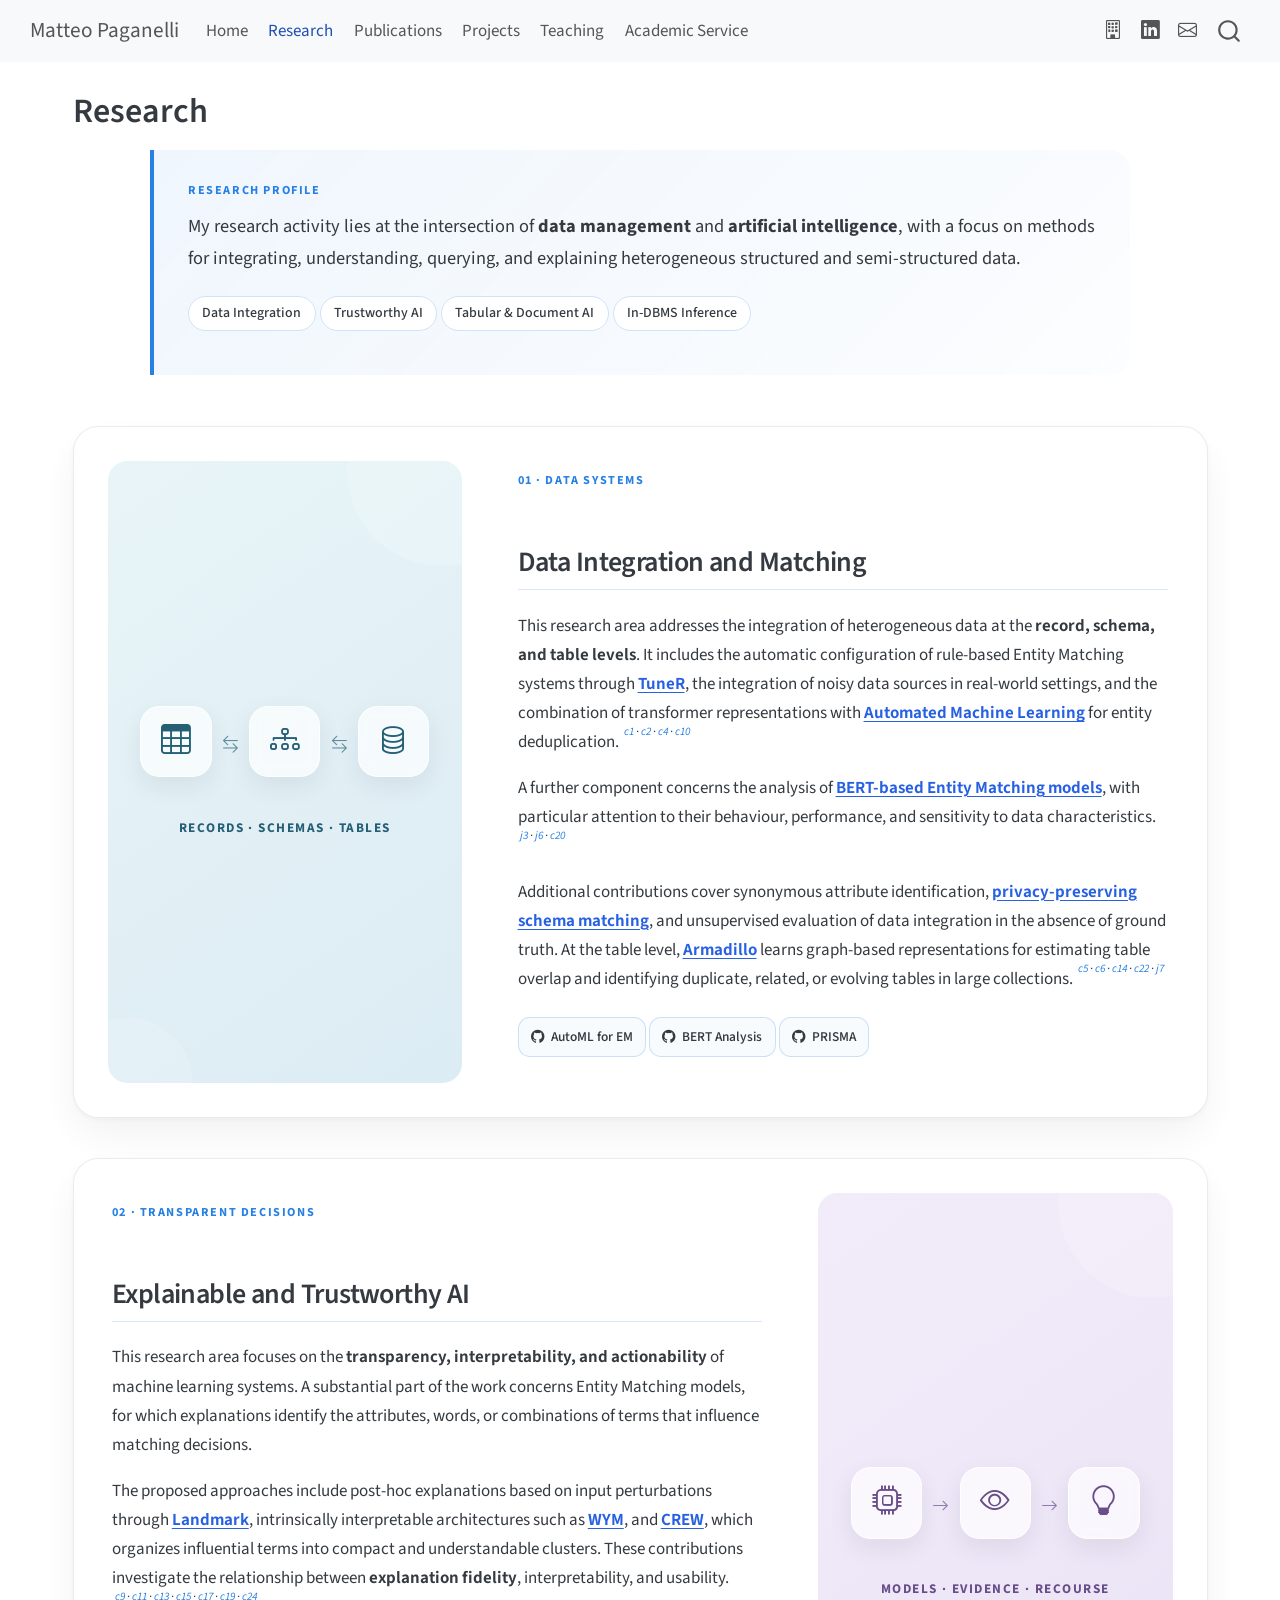
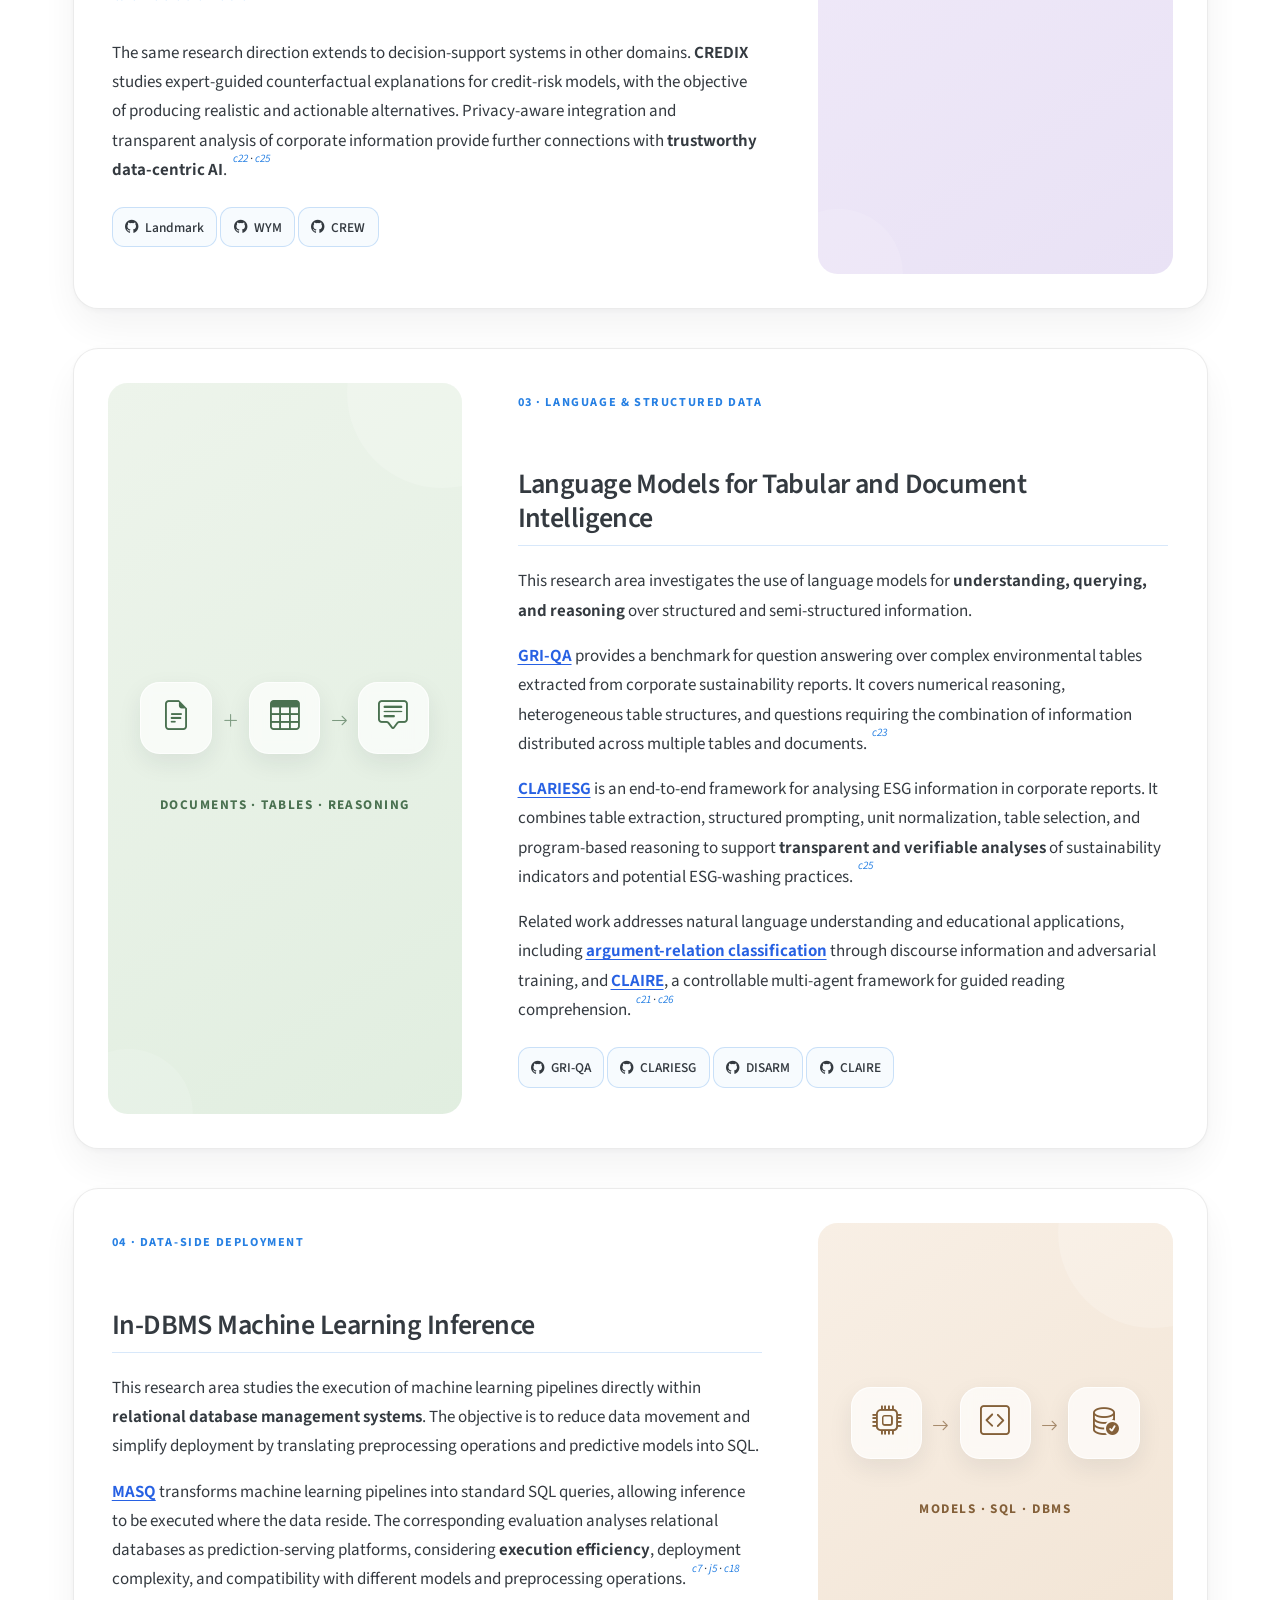
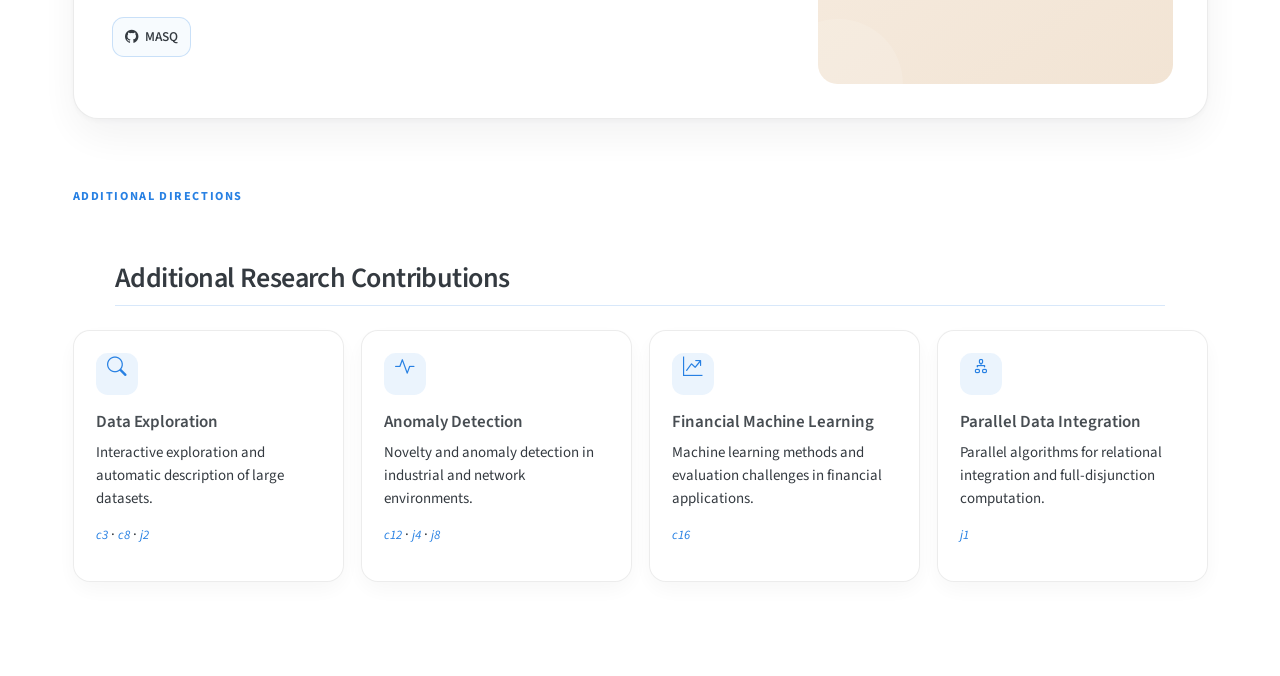
<file: research.html>
<!DOCTYPE html>
<html xmlns="http://www.w3.org/1999/xhtml" lang="en" xml:lang="en"><head>

<meta charset="utf-8">
<meta name="generator" content="quarto-1.10.18">

<meta name="viewport" content="width=device-width, initial-scale=1.0, user-scalable=yes">


<title>Research – Matteo Paganelli</title>
<style>
/* Default styles provided by pandoc.
** See https://pandoc.org/MANUAL.html#variables-for-html for config info.
*/
span.smallcaps{font-variant: small-caps;}
div.columns{display: flex; gap: 1.5em;}
div.column{flex: auto;}
@media screen {
div.columns{gap: min(4vw, 1.5em);}
div.column{overflow-x: auto;}
}
div.hanging-indent{margin-left: 1.5em; text-indent: -1.5em;}
ul.task-list{list-style: none;}
ul.task-list li input[type="checkbox"] {
  width: 0.8em;
  margin: 0 0.8em 0.2em -1em; /* quarto-specific, see https://github.com/quarto-dev/quarto-cli/issues/4556 */ 
  vertical-align: middle;
}
</style>


<script src="site_libs/quarto-nav/quarto-nav.js"></script>
<script src="site_libs/quarto-nav/headroom.min.js"></script>
<script src="site_libs/clipboard/clipboard.min.js"></script>
<script src="site_libs/quarto-search/autocomplete.umd.js"></script>
<script src="site_libs/quarto-search/fuse.min.js"></script>
<script src="site_libs/quarto-search/quarto-search.js"></script>
<meta name="quarto:offset" content="./">
<link href="./images/mp_favicon.png" rel="icon" type="image/png">
<script src="site_libs/quarto-html/quarto.js" type="module"></script>
<script src="site_libs/quarto-html/tabsets/tabsets.js" type="module"></script>
<script src="site_libs/quarto-html/popper.min.js"></script>
<script src="site_libs/quarto-html/tippy.umd.min.js"></script>
<script src="site_libs/quarto-html/anchor.min.js"></script>
<link href="site_libs/quarto-html/tippy.css" rel="stylesheet">
<link href="site_libs/quarto-html/quarto-syntax-highlighting-64a204ab8560d761af7679ceaba22944.css" rel="stylesheet" id="quarto-text-highlighting-styles">
<script src="site_libs/bootstrap/bootstrap.min.js"></script>
<link href="site_libs/bootstrap/bootstrap-icons.css" rel="stylesheet">
<link href="site_libs/bootstrap/bootstrap-172ba59bd5e0b52282274ba0c0cc16fc.min.css" rel="stylesheet" append-hash="true" id="quarto-bootstrap" data-mode="light">
<script id="quarto-search-options" type="application/json">{
  "location": "navbar",
  "copy-button": false,
  "collapse-after": 3,
  "panel-placement": "end",
  "type": "overlay",
  "limit": 50,
  "keyboard-shortcut": [
    "f",
    "/",
    "s"
  ],
  "show-item-context": false,
  "language": {
    "search-no-results-text": "No results",
    "search-matching-documents-text": "matching documents",
    "search-copy-link-title": "Copy link to search",
    "search-hide-matches-text": "Hide additional matches",
    "search-more-match-text": "more match in this document",
    "search-more-matches-text": "more matches in this document",
    "search-clear-button-title": "Clear",
    "search-text-placeholder": "",
    "search-detached-cancel-button-title": "Cancel",
    "search-submit-button-title": "Submit",
    "search-label": "Search"
  }
}</script>


<link rel="stylesheet" href="styles.css">
</head>

<body class="nav-fixed quarto-light">

<div id="quarto-search-results"></div>
  <header id="quarto-header" class="headroom fixed-top">
    <nav class="navbar navbar-expand-lg " data-bs-theme="dark">
      <div class="navbar-container container-fluid">
      <div class="navbar-brand-container mx-auto">
    <a class="navbar-brand" href="./index.html">
    <span class="navbar-title">Matteo Paganelli</span>
    </a>
  </div>
            <div id="quarto-search" class="" title="Search"></div>
          <button class="navbar-toggler" type="button" data-bs-toggle="collapse" data-bs-target="#navbarCollapse" aria-controls="navbarCollapse" role="menu" aria-expanded="false" aria-label="Toggle navigation" onclick="if (window.quartoToggleHeadroom) { window.quartoToggleHeadroom(); }">
  <span class="navbar-toggler-icon"></span>
</button>
          <div class="collapse navbar-collapse" id="navbarCollapse">
            <ul class="navbar-nav navbar-nav-scroll me-auto">
  <li class="nav-item">
    <a class="nav-link" href="./index.html"> 
<span class="menu-text">Home</span></a>
  </li>  
  <li class="nav-item">
    <a class="nav-link active" href="./research.html" aria-current="page"> 
<span class="menu-text">Research</span></a>
  </li>  
  <li class="nav-item">
    <a class="nav-link" href="./publications.html"> 
<span class="menu-text">Publications</span></a>
  </li>  
  <li class="nav-item">
    <a class="nav-link" href="./projects.html"> 
<span class="menu-text">Projects</span></a>
  </li>  
  <li class="nav-item">
    <a class="nav-link" href="./teaching.html"> 
<span class="menu-text">Teaching</span></a>
  </li>  
  <li class="nav-item">
    <a class="nav-link" href="./service.html"> 
<span class="menu-text">Academic Service</span></a>
  </li>  
</ul>
            <ul class="navbar-nav navbar-nav-scroll ms-auto">
  <li class="nav-item compact">
    <a class="nav-link" href="https://unimore.unifind.cineca.it/get/person/104872"> <i class="bi bi-building" role="img">
</i> 
<span class="menu-text"></span></a>
  </li>  
  <li class="nav-item compact">
    <a class="nav-link" href="https://www.linkedin.com/in/matteo-paganelli-71410a150/"> <i class="bi bi-linkedin" role="img">
</i> 
<span class="menu-text"></span></a>
  </li>  
  <li class="nav-item compact">
    <a class="nav-link" href="mailto:matteo.paganelli@unimore.it"> <i class="bi bi-envelope" role="img">
</i> 
<span class="menu-text"></span></a>
  </li>  
</ul>
          </div> <!-- /navcollapse -->
            <div class="quarto-navbar-tools">
</div>
      </div> <!-- /container-fluid -->
    </nav>
</header>
<!-- content -->
<div id="quarto-content" class="quarto-container page-columns page-rows-contents page-layout-full page-navbar">
<!-- sidebar -->
<!-- margin-sidebar -->
    
<!-- main -->
<main class="content column-page" id="quarto-document-content">

<header id="title-block-header" class="quarto-title-block default">
<div class="quarto-title">
<h1 class="title">Research</h1>
</div>



<div class="quarto-title-meta column-page">

    
  
    
  </div>
  


</header>


<div class="research-hero">
<div class="research-eyebrow">
RESEARCH PROFILE
</div>
<p>My research activity lies at the intersection of <strong>data management</strong> and <strong>artificial intelligence</strong>, with a focus on methods for integrating, understanding, querying, and explaining heterogeneous structured and semi-structured data.</p>
<div class="research-navigation">
<p><a href="#data-integration">Data Integration</a> <a href="#trustworthy-ai">Trustworthy AI</a> <a href="#tabular-document-ai">Tabular &amp; Document AI</a> <a href="#in-dbms-inference">In-DBMS Inference</a></p>
</div>
</div>
<div class="research-card">
<div class="research-visual visual-integration">
<div class="visual-icon-row" aria-hidden="true">
<p><span class="visual-icon"><i class="bi bi-table"></i></span> <span class="visual-connector"><i class="bi bi-arrow-left-right"></i></span> <span class="visual-icon"><i class="bi bi-diagram-3"></i></span> <span class="visual-connector"><i class="bi bi-arrow-left-right"></i></span> <span class="visual-icon"><i class="bi bi-database"></i></span></p>
</div>
<div class="visual-caption">
Records · Schemas · Tables
</div>
</div>
<div class="research-copy">
<div class="research-kicker">
01 · DATA SYSTEMS
</div>
<section id="data-integration" class="level2">
<h2 class="anchored" data-anchor-id="data-integration">Data Integration and Matching</h2>
<p>This research area addresses the integration of heterogeneous data at the <strong>record, schema, and table levels</strong>. It includes the automatic configuration of rule-based Entity Matching systems through <a href="https://doi.org/10.1145/3357384.3357854"><strong>TuneR</strong></a>, the integration of noisy data sources in real-world settings, and the combination of transformer representations with <a href="https://doi.org/10.5441/002/edbt.2021.29"><strong>Automated Machine Learning</strong></a> for entity deduplication. <sup class="pub-ref"><a href="publications.html#c1">c1</a> · <a href="publications.html#c2">c2</a> · <a href="publications.html#c4">c4</a> · <a href="publications.html#c10">c10</a></sup></p>
<p>A further component concerns the analysis of <a href="https://www.vldb.org/pvldb/vol15/p1726-paganelli.pdf"><strong>BERT-based Entity Matching models</strong></a>, with particular attention to their behaviour, performance, and sensitivity to data characteristics. <sup class="pub-ref"><a href="publications.html#j3">j3</a> · <a href="publications.html#j6">j6</a> · <a href="publications.html#c20">c20</a></sup></p>
<p>Additional contributions cover synonymous attribute identification, <a href="https://doi.org/10.48786/edbt.2025.24"><strong>privacy-preserving schema matching</strong></a>, and unsupervised evaluation of data integration in the absence of ground truth. At the table level, <a href="https://doi.org/10.1145/3725365"><strong>Armadillo</strong></a> learns graph-based representations for estimating table overlap and identifying duplicate, related, or evolving tables in large collections. <sup class="pub-ref"><a href="publications.html#c5">c5</a> · <a href="publications.html#c6">c6</a> · <a href="publications.html#c14">c14</a> · <a href="publications.html#c22">c22</a> · <a href="publications.html#j7">j7</a></sup></p>
<div class="project-links">
<p><a class="project-link" href="https://github.com/softlab-unimore/automl-for-em"> <i class="bi bi-github"></i> AutoML for EM </a> <a class="project-link" href="https://github.com/softlab-unimore/bert-attention-for-em"> <i class="bi bi-github"></i> BERT Analysis </a> <a class="project-link" href="https://github.com/HPI-Information-Systems/prisma"> <i class="bi bi-github"></i> PRISMA </a></p>
</div>
</section>
</div>
</div>
<div class="research-card research-card--reverse">
<div class="research-copy">
<div class="research-kicker">
02 · TRANSPARENT DECISIONS
</div>
<section id="trustworthy-ai" class="level2">
<h2 class="anchored" data-anchor-id="trustworthy-ai">Explainable and Trustworthy AI</h2>
<p>This research area focuses on the <strong>transparency, interpretability, and actionability</strong> of machine learning systems. A substantial part of the work concerns Entity Matching models, for which explanations identify the attributes, words, or combinations of terms that influence matching decisions.</p>
<p>The proposed approaches include post-hoc explanations based on input perturbations through <a href="https://doi.org/10.1145/3459637.3481981"><strong>Landmark</strong></a>, intrinsically interpretable architectures such as <a href="https://doi.org/10.48786/edbt.2023.54"><strong>WYM</strong></a>, and <a href="https://doi.org/10.1109/ICDE60146.2024.00184"><strong>CREW</strong></a>, which organizes influential terms into compact and understandable clusters. These contributions investigate the relationship between <strong>explanation fidelity</strong>, interpretability, and usability. <sup class="pub-ref"><a href="publications.html#c9">c9</a> · <a href="publications.html#c11">c11</a> · <a href="publications.html#c13">c13</a> · <a href="publications.html#c15">c15</a> · <a href="publications.html#c17">c17</a> · <a href="publications.html#c19">c19</a> · <a href="publications.html#c24">c24</a></sup></p>
<p>The same research direction extends to decision-support systems in other domains. <strong>CREDIX</strong> studies expert-guided counterfactual explanations for credit-risk models, with the objective of producing realistic and actionable alternatives. Privacy-aware integration and transparent analysis of corporate information provide further connections with <strong>trustworthy data-centric AI</strong>. <sup class="pub-ref"><a href="publications.html#c22">c22</a> · <a href="publications.html#c25">c25</a></sup></p>
<div class="project-links">
<p><a class="project-link" href="https://github.com/softlab-unimore/landmark"> <i class="bi bi-github"></i> Landmark </a> <a class="project-link" href="https://github.com/softlab-unimore/wym"> <i class="bi bi-github"></i> WYM </a> <a class="project-link" href="https://github.com/softlab-unimore/crew"> <i class="bi bi-github"></i> CREW </a></p>
</div>
</section>
</div>
<div class="research-visual visual-explanation">
<div class="visual-icon-row" aria-hidden="true">
<p><span class="visual-icon"><i class="bi bi-cpu"></i></span> <span class="visual-connector"><i class="bi bi-arrow-right"></i></span> <span class="visual-icon"><i class="bi bi-eye"></i></span> <span class="visual-connector"><i class="bi bi-arrow-right"></i></span> <span class="visual-icon"><i class="bi bi-lightbulb"></i></span></p>
</div>
<div class="visual-caption">
Models · Evidence · Recourse
</div>
</div>
</div>
<div class="research-card">
<div class="research-visual visual-language">
<div class="visual-icon-row" aria-hidden="true">
<p><span class="visual-icon"><i class="bi bi-file-earmark-text"></i></span> <span class="visual-connector"><i class="bi bi-plus-lg"></i></span> <span class="visual-icon"><i class="bi bi-table"></i></span> <span class="visual-connector"><i class="bi bi-arrow-right"></i></span> <span class="visual-icon"><i class="bi bi-chat-square-text"></i></span></p>
</div>
<div class="visual-caption">
Documents · Tables · Reasoning
</div>
</div>
<div class="research-copy">
<div class="research-kicker">
03 · LANGUAGE &amp; STRUCTURED DATA
</div>
<section id="tabular-document-ai" class="level2">
<h2 class="anchored" data-anchor-id="tabular-document-ai">Language Models for Tabular and Document Intelligence</h2>
<p>This research area investigates the use of language models for <strong>understanding, querying, and reasoning</strong> over structured and semi-structured information.</p>
<p><a href="https://aclanthology.org/2025.findings-acl.814/"><strong>GRI-QA</strong></a> provides a benchmark for question answering over complex environmental tables extracted from corporate sustainability reports. It covers numerical reasoning, heterogeneous table structures, and questions requiring the combination of information distributed across multiple tables and documents. <sup class="pub-ref"><a href="publications.html#c23">c23</a></sup></p>
<p><a href="https://aclanthology.org/2026.eacl-demo.7/"><strong>CLARIESG</strong></a> is an end-to-end framework for analysing ESG information in corporate reports. It combines table extraction, structured prompting, unit normalization, table selection, and program-based reasoning to support <strong>transparent and verifiable analyses</strong> of sustainability indicators and potential ESG-washing practices. <sup class="pub-ref"><a href="publications.html#c25">c25</a></sup></p>
<p>Related work addresses natural language understanding and educational applications, including <a href="https://aclanthology.org/2024.emnlp-main.1054/"><strong>argument-relation classification</strong></a> through discourse information and adversarial training, and <a href="https://doi.org/10.1007/978-3-032-29755-6_4"><strong>CLAIRE</strong></a>, a controllable multi-agent framework for guided reading comprehension. <sup class="pub-ref"><a href="publications.html#c21">c21</a> · <a href="publications.html#c26">c26</a></sup></p>
<div class="project-links">
<p><a class="project-link" href="https://github.com/softlab-unimore/gri_qa"> <i class="bi bi-github"></i> GRI-QA </a> <a class="project-link" href="https://github.com/softlab-unimore/ClariESG"> <i class="bi bi-github"></i> CLARIESG </a> <a class="project-link" href="https://github.com/softlab-unimore/disarm"> <i class="bi bi-github"></i> DISARM </a> <a class="project-link" href="https://github.com/softlab-unimore/Claire"> <i class="bi bi-github"></i> CLAIRE </a></p>
</div>
</section>
</div>
</div>
<div class="research-card research-card--reverse">
<div class="research-copy">
<div class="research-kicker">
04 · DATA-SIDE DEPLOYMENT
</div>
<section id="in-dbms-inference" class="level2">
<h2 class="anchored" data-anchor-id="in-dbms-inference">In-DBMS Machine Learning Inference</h2>
<p>This research area studies the execution of machine learning pipelines directly within <strong>relational database management systems</strong>. The objective is to reduce data movement and simplify deployment by translating preprocessing operations and predictive models into SQL.</p>
<p><a href="https://doi.org/10.1109/TKDE.2023.3269592"><strong>MASQ</strong></a> transforms machine learning pipelines into standard SQL queries, allowing inference to be executed where the data reside. The corresponding evaluation analyses relational databases as prediction-serving platforms, considering <strong>execution efficiency</strong>, deployment complexity, and compatibility with different models and preprocessing operations. <sup class="pub-ref"><a href="publications.html#c7">c7</a> · <a href="publications.html#j5">j5</a> · <a href="publications.html#c18">c18</a></sup></p>
<div class="project-links">
<p><a class="project-link" href="https://github.com/softlab-unimore/MASQ"> <i class="bi bi-github"></i> MASQ </a></p>
</div>
</section>
</div>
<div class="research-visual visual-dbms">
<div class="visual-icon-row" aria-hidden="true">
<p><span class="visual-icon"><i class="bi bi-cpu"></i></span> <span class="visual-connector"><i class="bi bi-arrow-right"></i></span> <span class="visual-icon"><i class="bi bi-code-square"></i></span> <span class="visual-connector"><i class="bi bi-arrow-right"></i></span> <span class="visual-icon"><i class="bi bi-database-check"></i></span></p>
</div>
<div class="visual-caption">
Models · SQL · DBMS
</div>
</div>
</div>
<div class="additional-research">
<div class="research-kicker">
ADDITIONAL DIRECTIONS
</div>
<section id="additional-research-contributions" class="level2">
<h2 class="anchored" data-anchor-id="additional-research-contributions">Additional Research Contributions</h2>
<div class="research-mini-grid">
<div class="research-mini-card">
<div class="research-mini-icon">
<p><i class="bi bi-search" aria-hidden="true"></i></p>
</div>
<section id="data-exploration" class="level3">
<h3 class="anchored" data-anchor-id="data-exploration">Data Exploration</h3>
<p>Interactive exploration and automatic description of large datasets.</p>
<p><a href="./publications.html#c3" class="mini-ref"><em>c3</em></a> · <a href="./publications.html#c8" class="mini-ref"><em>c8</em></a> · <a href="./publications.html#j2" class="mini-ref"><em>j2</em></a></p>
</section>
</div>
<div class="research-mini-card">
<div class="research-mini-icon">
<p><i class="bi bi-activity" aria-hidden="true"></i></p>
</div>
<section id="anomaly-detection" class="level3">
<h3 class="anchored" data-anchor-id="anomaly-detection">Anomaly Detection</h3>
<p>Novelty and anomaly detection in industrial and network environments.</p>
<p><a href="./publications.html#c12" class="mini-ref"><em>c12</em></a> · <a href="./publications.html#j4" class="mini-ref"><em>j4</em></a> · <a href="./publications.html#j8" class="mini-ref"><em>j8</em></a></p>
</section>
</div>
<div class="research-mini-card">
<div class="research-mini-icon">
<p><i class="bi bi-graph-up-arrow" aria-hidden="true"></i></p>
</div>
<section id="financial-machine-learning" class="level3">
<h3 class="anchored" data-anchor-id="financial-machine-learning">Financial Machine Learning</h3>
<p>Machine learning methods and evaluation challenges in financial applications.</p>
<p><a href="./publications.html#c16" class="mini-ref"><em>c16</em></a></p>
</section>
</div>
<div class="research-mini-card">
<div class="research-mini-icon">
<p><i class="bi bi-diagram-2" aria-hidden="true"></i></p>
</div>
<section id="parallel-data-integration" class="level3">
<h3 class="anchored" data-anchor-id="parallel-data-integration">Parallel Data Integration</h3>
<p>Parallel algorithms for relational integration and full-disjunction computation.</p>
<p><a href="./publications.html#j1" class="mini-ref"><em>j1</em></a></p>
</section>
</div>
</div>
</section>
</div>



</main> <!-- /main -->
<script id="quarto-html-after-body" type="application/javascript">
  window.document.addEventListener("DOMContentLoaded", function (event) {
    const icon = "";
    const anchorJS = new window.AnchorJS();
    anchorJS.options = {
      placement: 'right',
      icon: icon
    };
    anchorJS.add('.anchored');
    const isCodeAnnotation = (el) => {
      for (const clz of el.classList) {
        if (clz.startsWith('code-annotation-')) {                     
          return true;
        }
      }
      return false;
    }
    const onCopySuccess = function(e) {
      // button target
      const button = e.trigger;
      // don't keep focus
      button.blur();
      // flash "checked"
      button.classList.add('code-copy-button-checked');
      var currentTitle = button.getAttribute("title");
      button.setAttribute("title", "Copied!");
      let tooltip;
      if (window.bootstrap) {
        button.setAttribute("data-bs-toggle", "tooltip");
        button.setAttribute("data-bs-placement", "left");
        button.setAttribute("data-bs-title", "Copied!");
        tooltip = new bootstrap.Tooltip(button, 
          { trigger: "manual", 
            customClass: "code-copy-button-tooltip",
            offset: [0, -8]});
        tooltip.show();    
      }
      setTimeout(function() {
        if (tooltip) {
          tooltip.hide();
          button.removeAttribute("data-bs-title");
          button.removeAttribute("data-bs-toggle");
          button.removeAttribute("data-bs-placement");
        }
        button.setAttribute("title", currentTitle);
        button.classList.remove('code-copy-button-checked');
      }, 1000);
      // clear code selection
      e.clearSelection();
    }
    const getTextToCopy = function(trigger) {
      const outerScaffold = trigger.parentElement.cloneNode(true);
      const codeEl = outerScaffold.querySelector('code');
      for (const childEl of codeEl.children) {
        if (isCodeAnnotation(childEl)) {
          childEl.remove();
        }
      }
      return codeEl.innerText;
    }
    const clipboard = new window.ClipboardJS('.code-copy-button:not([data-in-quarto-modal])', {
      text: getTextToCopy
    });
    clipboard.on('success', onCopySuccess);
    if (window.document.getElementById('quarto-embedded-source-code-modal')) {
      const clipboardModal = new window.ClipboardJS('.code-copy-button[data-in-quarto-modal]', {
        text: getTextToCopy,
        container: window.document.getElementById('quarto-embedded-source-code-modal')
      });
      clipboardModal.on('success', onCopySuccess);
    }
      var localhostRegex = new RegExp(/^(?:http|https):\/\/localhost\:?[0-9]*\//);
      var mailtoRegex = new RegExp(/^mailto:/);
        var filterRegex = new RegExp("https:\/\/matteo-paganelli\.github\.io");
      var isInternal = (href) => {
          return filterRegex.test(href) || localhostRegex.test(href) || mailtoRegex.test(href);
      }
      // Inspect non-navigation links and adorn them if external
     var links = window.document.querySelectorAll('a[href]:not(.nav-link):not(.navbar-brand):not(.toc-action):not(.sidebar-link):not(.sidebar-item-toggle):not(.pagination-link):not(.no-external):not([aria-hidden]):not(.dropdown-item):not(.quarto-navigation-tool):not(.about-link)');
      for (var i=0; i<links.length; i++) {
        const link = links[i];
        if (!isInternal(link.href)) {
          // undo the damage that might have been done by quarto-nav.js in the case of
          // links that we want to consider external
          if (link.dataset.originalHref !== undefined) {
            link.href = link.dataset.originalHref;
          }
        }
      }
    function tippyHover(el, contentFn, onTriggerFn, onUntriggerFn) {
      const config = {
        allowHTML: true,
        maxWidth: 500,
        delay: 100,
        arrow: false,
        appendTo: function(el) {
            return el.parentElement;
        },
        interactive: true,
        interactiveBorder: 10,
        theme: 'quarto',
        placement: 'bottom-start',
      };
      if (contentFn) {
        config.content = contentFn;
      }
      if (onTriggerFn) {
        config.onTrigger = onTriggerFn;
      }
      if (onUntriggerFn) {
        config.onUntrigger = onUntriggerFn;
      }
      window.tippy(el, config); 
    }
    const noterefs = window.document.querySelectorAll('a[role="doc-noteref"]');
    for (var i=0; i<noterefs.length; i++) {
      const ref = noterefs[i];
      tippyHover(ref, function() {
        // use id or data attribute instead here
        let href = ref.getAttribute('data-footnote-href') || ref.getAttribute('href');
        try { href = new URL(href).hash; } catch {}
        const id = href.replace(/^#\/?/, "");
        const note = window.document.getElementById(id);
        if (note) {
          return note.innerHTML;
        } else {
          return "";
        }
      });
    }
    const xrefs = window.document.querySelectorAll('a.quarto-xref');
    const processXRef = (id, note) => {
      // Strip column container classes
      const stripColumnClz = (el) => {
        el.classList.remove("page-full", "page-columns");
        if (el.children) {
          for (const child of el.children) {
            stripColumnClz(child);
          }
        }
      }
      stripColumnClz(note)
      if (id === null || id.startsWith('sec-')) {
        // Special case sections, only their first couple elements
        const container = document.createElement("div");
        if (note.children && note.children.length > 2) {
          container.appendChild(note.children[0].cloneNode(true));
          for (let i = 1; i < note.children.length; i++) {
            const child = note.children[i];
            if (child.tagName === "P" && child.innerText === "") {
              continue;
            } else {
              container.appendChild(child.cloneNode(true));
              break;
            }
          }
          if (window.Quarto?.typesetMath) {
            window.Quarto.typesetMath(container);
          }
          return container.innerHTML
        } else {
          if (window.Quarto?.typesetMath) {
            window.Quarto.typesetMath(note);
          }
          return note.innerHTML;
        }
      } else {
        // Remove any anchor links if they are present
        const anchorLink = note.querySelector('a.anchorjs-link');
        if (anchorLink) {
          anchorLink.remove();
        }
        if (window.Quarto?.typesetMath) {
          window.Quarto.typesetMath(note);
        }
        if (note.classList.contains("callout")) {
          return note.outerHTML;
        } else {
          return note.innerHTML;
        }
      }
    }
    for (var i=0; i<xrefs.length; i++) {
      const xref = xrefs[i];
      tippyHover(xref, undefined, function(instance) {
        instance.disable();
        let url = xref.getAttribute('href');
        let hash = undefined; 
        if (url.startsWith('#')) {
          hash = url;
        } else {
          try { hash = new URL(url).hash; } catch {}
        }
        if (hash) {
          const id = hash.replace(/^#\/?/, "");
          const note = window.document.getElementById(id);
          if (note !== null) {
            try {
              const html = processXRef(id, note.cloneNode(true));
              instance.setContent(html);
            } finally {
              instance.enable();
              instance.show();
            }
          } else {
            // See if we can fetch this
            fetch(url.split('#')[0])
            .then(res => res.text())
            .then(html => {
              const parser = new DOMParser();
              const htmlDoc = parser.parseFromString(html, "text/html");
              const note = htmlDoc.getElementById(id);
              if (note !== null) {
                const html = processXRef(id, note);
                instance.setContent(html);
              } 
            }).finally(() => {
              instance.enable();
              instance.show();
            });
          }
        } else {
          // See if we can fetch a full url (with no hash to target)
          // This is a special case and we should probably do some content thinning / targeting
          fetch(url)
          .then(res => res.text())
          .then(html => {
            const parser = new DOMParser();
            const htmlDoc = parser.parseFromString(html, "text/html");
            const note = htmlDoc.querySelector('main.content');
            if (note !== null) {
              // This should only happen for chapter cross references
              // (since there is no id in the URL)
              // remove the first header
              if (note.children.length > 0 && note.children[0].tagName === "HEADER") {
                note.children[0].remove();
              }
              const html = processXRef(null, note);
              instance.setContent(html);
            } 
          }).finally(() => {
            instance.enable();
            instance.show();
          });
        }
      }, function(instance) {
      });
    }
        let selectedAnnoteEl;
        const selectorForAnnotation = ( cell, annotation) => {
          let cellAttr = 'data-code-cell="' + cell + '"';
          let lineAttr = 'data-code-annotation="' +  annotation + '"';
          const selector = 'span[' + cellAttr + '][' + lineAttr + ']';
          return selector;
        }
        const selectCodeLines = (annoteEl) => {
          const doc = window.document;
          const targetCell = annoteEl.getAttribute("data-target-cell");
          const targetAnnotation = annoteEl.getAttribute("data-target-annotation");
          const annoteSpan = window.document.querySelector(selectorForAnnotation(targetCell, targetAnnotation));
          const lines = annoteSpan.getAttribute("data-code-lines").split(",");
          const lineIds = lines.map((line) => {
            return targetCell + "-" + line;
          })
          let top = null;
          let height = null;
          let parent = null;
          if (lineIds.length > 0) {
              //compute the position of the single el (top and bottom and make a div)
              const el = window.document.getElementById(lineIds[0]);
              top = el.offsetTop;
              height = el.offsetHeight;
              parent = el.parentElement.parentElement;
            if (lineIds.length > 1) {
              const lastEl = window.document.getElementById(lineIds[lineIds.length - 1]);
              const bottom = lastEl.offsetTop + lastEl.offsetHeight;
              height = bottom - top;
            }
            if (top !== null && height !== null && parent !== null) {
              // cook up a div (if necessary) and position it 
              let div = window.document.getElementById("code-annotation-line-highlight");
              if (div === null) {
                div = window.document.createElement("div");
                div.setAttribute("id", "code-annotation-line-highlight");
                div.style.position = 'absolute';
                parent.appendChild(div);
              }
              div.style.top = top - 2 + "px";
              div.style.height = height + 4 + "px";
              div.style.left = 0;
              let gutterDiv = window.document.getElementById("code-annotation-line-highlight-gutter");
              if (gutterDiv === null) {
                gutterDiv = window.document.createElement("div");
                gutterDiv.setAttribute("id", "code-annotation-line-highlight-gutter");
                gutterDiv.style.position = 'absolute';
                const codeCell = window.document.getElementById(targetCell);
                const gutter = codeCell.querySelector('.code-annotation-gutter');
                gutter.appendChild(gutterDiv);
              }
              gutterDiv.style.top = top - 2 + "px";
              gutterDiv.style.height = height + 4 + "px";
            }
            selectedAnnoteEl = annoteEl;
          }
        };
        const unselectCodeLines = () => {
          const elementsIds = ["code-annotation-line-highlight", "code-annotation-line-highlight-gutter"];
          elementsIds.forEach((elId) => {
            const div = window.document.getElementById(elId);
            if (div) {
              div.remove();
            }
          });
          selectedAnnoteEl = undefined;
        };
          // Handle positioning of the toggle
      window.addEventListener(
        "resize",
        throttle(() => {
          elRect = undefined;
          if (selectedAnnoteEl) {
            selectCodeLines(selectedAnnoteEl);
          }
        }, 10)
      );
      function throttle(fn, ms) {
      let throttle = false;
      let timer;
        return (...args) => {
          if(!throttle) { // first call gets through
              fn.apply(this, args);
              throttle = true;
          } else { // all the others get throttled
              if(timer) clearTimeout(timer); // cancel #2
              timer = setTimeout(() => {
                fn.apply(this, args);
                timer = throttle = false;
              }, ms);
          }
        };
      }
        // Attach click handler to the DT
        const annoteDls = window.document.querySelectorAll('dt[data-target-cell]');
        for (const annoteDlNode of annoteDls) {
          annoteDlNode.addEventListener('click', (event) => {
            const clickedEl = event.target;
            if (clickedEl !== selectedAnnoteEl) {
              unselectCodeLines();
              const activeEl = window.document.querySelector('dt[data-target-cell].code-annotation-active');
              if (activeEl) {
                activeEl.classList.remove('code-annotation-active');
              }
              selectCodeLines(clickedEl);
              clickedEl.classList.add('code-annotation-active');
            } else {
              // Unselect the line
              unselectCodeLines();
              clickedEl.classList.remove('code-annotation-active');
            }
          });
        }
    const findCites = (el) => {
      const parentEl = el.parentElement;
      if (parentEl) {
        const cites = parentEl.dataset.cites;
        if (cites) {
          return {
            el,
            cites: cites.split(' ')
          };
        } else {
          return findCites(el.parentElement)
        }
      } else {
        return undefined;
      }
    };
    var bibliorefs = window.document.querySelectorAll('a[role="doc-biblioref"]');
    for (var i=0; i<bibliorefs.length; i++) {
      const ref = bibliorefs[i];
      const citeInfo = findCites(ref);
      if (citeInfo) {
        tippyHover(citeInfo.el, function() {
          var popup = window.document.createElement('div');
          citeInfo.cites.forEach(function(cite) {
            var citeDiv = window.document.createElement('div');
            citeDiv.classList.add('hanging-indent');
            citeDiv.classList.add('csl-entry');
            var biblioDiv = window.document.getElementById('ref-' + cite);
            if (biblioDiv) {
              citeDiv.innerHTML = biblioDiv.innerHTML;
            }
            popup.appendChild(citeDiv);
          });
          return popup.innerHTML;
        });
      }
    }
  });
  </script>
</div> <!-- /content -->




</body></html>
</file>
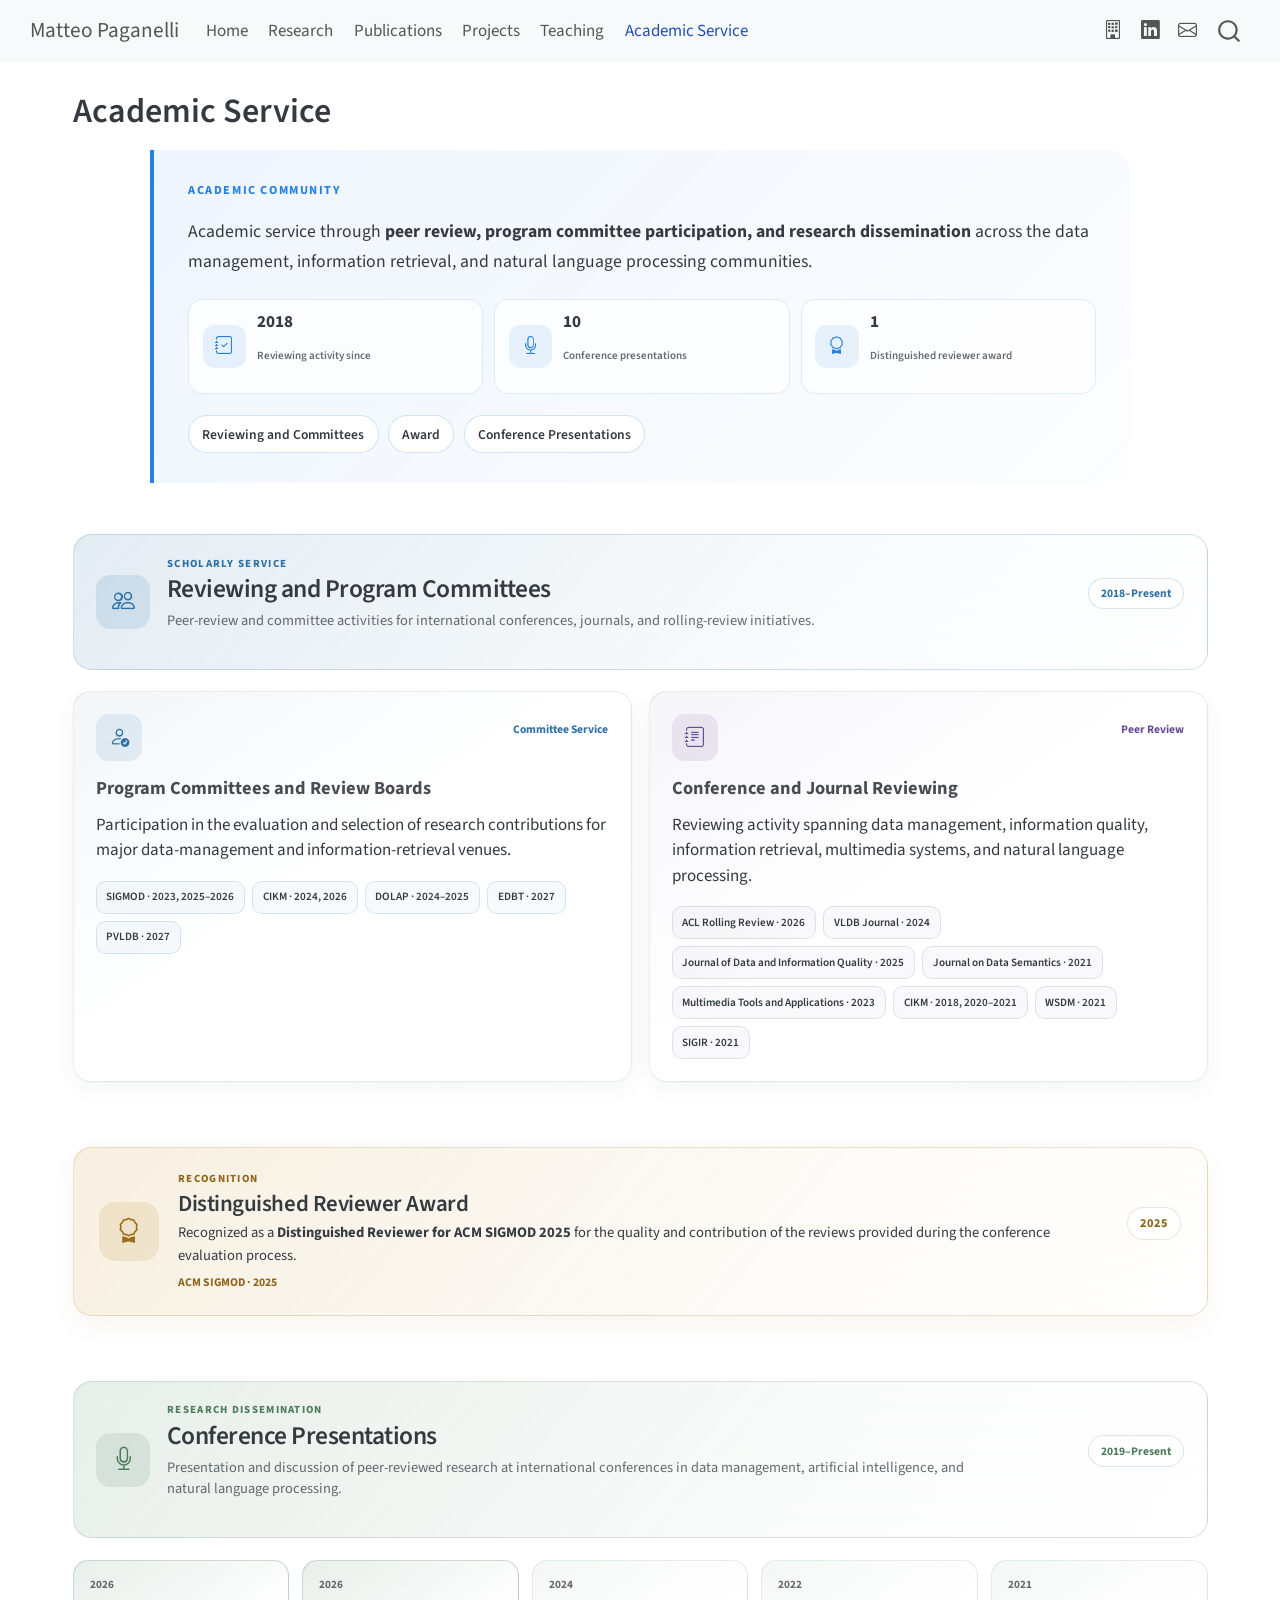
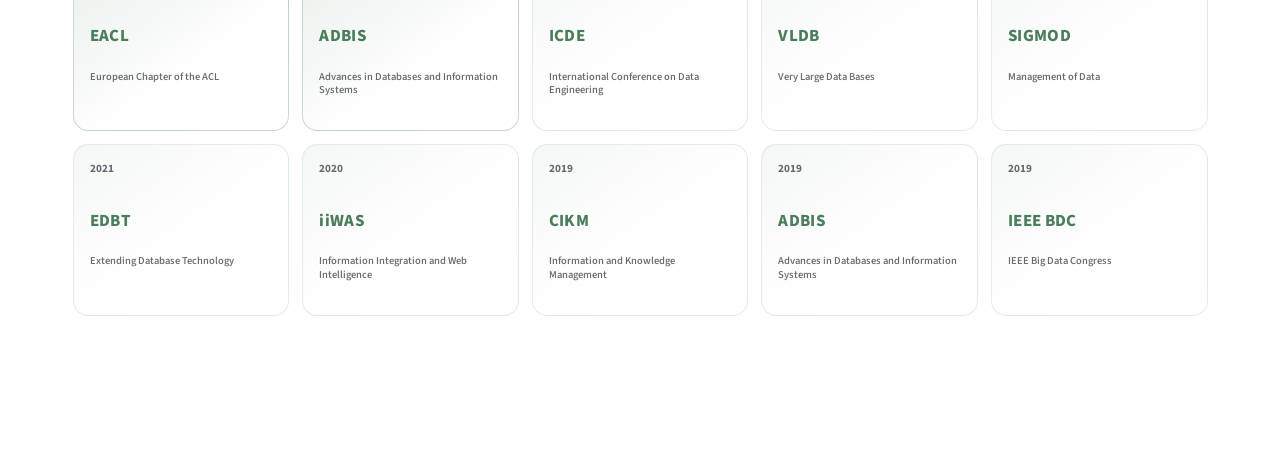
<file: service.html>
<!DOCTYPE html>
<html xmlns="http://www.w3.org/1999/xhtml" lang="en" xml:lang="en"><head>

<meta charset="utf-8">
<meta name="generator" content="quarto-1.10.18">

<meta name="viewport" content="width=device-width, initial-scale=1.0, user-scalable=yes">


<title>Academic Service – Matteo Paganelli</title>
<style>
/* Default styles provided by pandoc.
** See https://pandoc.org/MANUAL.html#variables-for-html for config info.
*/
span.smallcaps{font-variant: small-caps;}
div.columns{display: flex; gap: 1.5em;}
div.column{flex: auto;}
@media screen {
div.columns{gap: min(4vw, 1.5em);}
div.column{overflow-x: auto;}
}
div.hanging-indent{margin-left: 1.5em; text-indent: -1.5em;}
ul.task-list{list-style: none;}
ul.task-list li input[type="checkbox"] {
  width: 0.8em;
  margin: 0 0.8em 0.2em -1em; /* quarto-specific, see https://github.com/quarto-dev/quarto-cli/issues/4556 */ 
  vertical-align: middle;
}
</style>


<script src="site_libs/quarto-nav/quarto-nav.js"></script>
<script src="site_libs/quarto-nav/headroom.min.js"></script>
<script src="site_libs/clipboard/clipboard.min.js"></script>
<script src="site_libs/quarto-search/autocomplete.umd.js"></script>
<script src="site_libs/quarto-search/fuse.min.js"></script>
<script src="site_libs/quarto-search/quarto-search.js"></script>
<meta name="quarto:offset" content="./">
<link href="./images/mp_favicon.png" rel="icon" type="image/png">
<script src="site_libs/quarto-html/quarto.js" type="module"></script>
<script src="site_libs/quarto-html/tabsets/tabsets.js" type="module"></script>
<script src="site_libs/quarto-html/popper.min.js"></script>
<script src="site_libs/quarto-html/tippy.umd.min.js"></script>
<script src="site_libs/quarto-html/anchor.min.js"></script>
<link href="site_libs/quarto-html/tippy.css" rel="stylesheet">
<link href="site_libs/quarto-html/quarto-syntax-highlighting-64a204ab8560d761af7679ceaba22944.css" rel="stylesheet" id="quarto-text-highlighting-styles">
<script src="site_libs/bootstrap/bootstrap.min.js"></script>
<link href="site_libs/bootstrap/bootstrap-icons.css" rel="stylesheet">
<link href="site_libs/bootstrap/bootstrap-172ba59bd5e0b52282274ba0c0cc16fc.min.css" rel="stylesheet" append-hash="true" id="quarto-bootstrap" data-mode="light">
<script id="quarto-search-options" type="application/json">{
  "location": "navbar",
  "copy-button": false,
  "collapse-after": 3,
  "panel-placement": "end",
  "type": "overlay",
  "limit": 50,
  "keyboard-shortcut": [
    "f",
    "/",
    "s"
  ],
  "show-item-context": false,
  "language": {
    "search-no-results-text": "No results",
    "search-matching-documents-text": "matching documents",
    "search-copy-link-title": "Copy link to search",
    "search-hide-matches-text": "Hide additional matches",
    "search-more-match-text": "more match in this document",
    "search-more-matches-text": "more matches in this document",
    "search-clear-button-title": "Clear",
    "search-text-placeholder": "",
    "search-detached-cancel-button-title": "Cancel",
    "search-submit-button-title": "Submit",
    "search-label": "Search"
  }
}</script>


<link rel="stylesheet" href="styles.css">
</head>

<body class="nav-fixed quarto-light">

<div id="quarto-search-results"></div>
  <header id="quarto-header" class="headroom fixed-top">
    <nav class="navbar navbar-expand-lg " data-bs-theme="dark">
      <div class="navbar-container container-fluid">
      <div class="navbar-brand-container mx-auto">
    <a class="navbar-brand" href="./index.html">
    <span class="navbar-title">Matteo Paganelli</span>
    </a>
  </div>
            <div id="quarto-search" class="" title="Search"></div>
          <button class="navbar-toggler" type="button" data-bs-toggle="collapse" data-bs-target="#navbarCollapse" aria-controls="navbarCollapse" role="menu" aria-expanded="false" aria-label="Toggle navigation" onclick="if (window.quartoToggleHeadroom) { window.quartoToggleHeadroom(); }">
  <span class="navbar-toggler-icon"></span>
</button>
          <div class="collapse navbar-collapse" id="navbarCollapse">
            <ul class="navbar-nav navbar-nav-scroll me-auto">
  <li class="nav-item">
    <a class="nav-link" href="./index.html"> 
<span class="menu-text">Home</span></a>
  </li>  
  <li class="nav-item">
    <a class="nav-link" href="./research.html"> 
<span class="menu-text">Research</span></a>
  </li>  
  <li class="nav-item">
    <a class="nav-link" href="./publications.html"> 
<span class="menu-text">Publications</span></a>
  </li>  
  <li class="nav-item">
    <a class="nav-link" href="./projects.html"> 
<span class="menu-text">Projects</span></a>
  </li>  
  <li class="nav-item">
    <a class="nav-link" href="./teaching.html"> 
<span class="menu-text">Teaching</span></a>
  </li>  
  <li class="nav-item">
    <a class="nav-link active" href="./service.html" aria-current="page"> 
<span class="menu-text">Academic Service</span></a>
  </li>  
</ul>
            <ul class="navbar-nav navbar-nav-scroll ms-auto">
  <li class="nav-item compact">
    <a class="nav-link" href="https://unimore.unifind.cineca.it/get/person/104872"> <i class="bi bi-building" role="img">
</i> 
<span class="menu-text"></span></a>
  </li>  
  <li class="nav-item compact">
    <a class="nav-link" href="https://www.linkedin.com/in/matteo-paganelli-71410a150/"> <i class="bi bi-linkedin" role="img">
</i> 
<span class="menu-text"></span></a>
  </li>  
  <li class="nav-item compact">
    <a class="nav-link" href="mailto:matteo.paganelli@unimore.it"> <i class="bi bi-envelope" role="img">
</i> 
<span class="menu-text"></span></a>
  </li>  
</ul>
          </div> <!-- /navcollapse -->
            <div class="quarto-navbar-tools">
</div>
      </div> <!-- /container-fluid -->
    </nav>
</header>
<!-- content -->
<div id="quarto-content" class="quarto-container page-columns page-rows-contents page-layout-full page-navbar">
<!-- sidebar -->
<!-- margin-sidebar -->
    
<!-- main -->
<main class="content column-page" id="quarto-document-content">

<header id="title-block-header" class="quarto-title-block default">
<div class="quarto-title">
<h1 class="title">Academic Service</h1>
</div>



<div class="quarto-title-meta column-page">

    
  
    
  </div>
  


</header>


<div class="service-hero">
<p><span class="service-eyebrow">ACADEMIC COMMUNITY</span></p>
<p>Academic service through <strong>peer review, program committee participation, and research dissemination</strong> across the data management, information retrieval, and natural language processing communities.</p>
<div class="service-highlights">
<div class="service-highlight">
<div class="service-highlight-icon">
<p><i class="bi bi-journal-check"></i></p>
</div>
<p><span class="service-highlight-value">2018</span></p>
<p><span class="service-highlight-label">Reviewing activity since</span></p>
</div>
<div class="service-highlight">
<div class="service-highlight-icon">
<p><i class="bi bi-mic"></i></p>
</div>
<p><span class="service-highlight-value">10</span></p>
<p><span class="service-highlight-label">Conference presentations</span></p>
</div>
<div class="service-highlight">
<div class="service-highlight-icon">
<p><i class="bi bi-award"></i></p>
</div>
<p><span class="service-highlight-value">1</span></p>
<p><span class="service-highlight-label">Distinguished reviewer award</span></p>
</div>
</div>
<div class="service-navigation">
<p><a href="#reviewing-committees">Reviewing and Committees</a></p>
<p><a href="#service-award">Award</a></p>
<p><a href="#conference-presentations">Conference Presentations</a></p>
</div>
</div>
<div class="service-section service-section--reviewing">
<div class="service-section-header">
<div class="service-section-icon">
<p><i class="bi bi-people"></i></p>
</div>
<div class="service-section-heading">
<p><span class="service-section-kicker">SCHOLARLY SERVICE</span></p>
<section id="reviewing-committees" class="level2">
<h2 class="anchored" data-anchor-id="reviewing-committees">Reviewing and Program Committees</h2>
<p>Peer-review and committee activities for international conferences, journals, and rolling-review initiatives.</p>
</section>
</div>
<p><span class="service-section-period">2018–Present</span></p>
</div>
<div class="service-card-grid">
<div class="service-card service-card--committee">
<div class="service-card-top">
<div class="service-card-icon">
<p><i class="bi bi-person-check"></i></p>
</div>
<p><span class="service-card-category">Committee Service</span></p>
</div>
<section id="program-committees-and-review-boards" class="level3">
<h3 class="anchored" data-anchor-id="program-committees-and-review-boards">Program Committees and Review Boards</h3>
<p>Participation in the evaluation and selection of research contributions for major data-management and information-retrieval venues.</p>
<div class="service-chip-list">
<p><a href="https://sigmod.org/" class="service-chip" target="_blank" rel="noopener">SIGMOD · 2023, 2025–2026</a></p>
<p><a href="https://www.cikmconference.org/" class="service-chip" target="_blank" rel="noopener">CIKM · 2024, 2026</a></p>
<p><a href="https://dolapworkshop.github.io/" class="service-chip" target="_blank" rel="noopener">DOLAP · 2024–2025</a></p>
<p><a href="https://edbt.org/" class="service-chip" target="_blank" rel="noopener">EDBT · 2027</a></p>
<p><a href="https://www.vldb.org/pvldb/" class="service-chip" target="_blank" rel="noopener">PVLDB · 2027</a></p>
</div>
</section>
</div>
<div class="service-card service-card--reviewing">
<div class="service-card-top">
<div class="service-card-icon">
<p><i class="bi bi-journal-text"></i></p>
</div>
<p><span class="service-card-category">Peer Review</span></p>
</div>
<section id="conference-and-journal-reviewing" class="level3">
<h3 class="anchored" data-anchor-id="conference-and-journal-reviewing">Conference and Journal Reviewing</h3>
<p>Reviewing activity spanning data management, information quality, information retrieval, multimedia systems, and natural language processing.</p>
<div class="service-chip-list">
<p><a href="https://aclrollingreview.org/" class="service-chip" target="_blank" rel="noopener">ACL Rolling Review · 2026</a></p>
<p><a href="https://link.springer.com/journal/778" class="service-chip" target="_blank" rel="noopener">VLDB Journal · 2024</a></p>
<p><a href="https://dl.acm.org/journal/jdiq" class="service-chip" target="_blank" rel="noopener">Journal of Data and Information Quality · 2025</a></p>
<p><a href="https://link.springer.com/journal/13740" class="service-chip" target="_blank" rel="noopener">Journal on Data Semantics · 2021</a></p>
<p><a href="https://link.springer.com/journal/11042" class="service-chip" target="_blank" rel="noopener">Multimedia Tools and Applications · 2023</a></p>
<p><a href="https://www.cikmconference.org/" class="service-chip" target="_blank" rel="noopener">CIKM · 2018, 2020–2021</a></p>
<p><a href="https://www.wsdm-conference.org/" class="service-chip" target="_blank" rel="noopener">WSDM · 2021</a></p>
<p><a href="https://sigir.org/" class="service-chip" target="_blank" rel="noopener">SIGIR · 2021</a></p>
</div>
</section>
</div>
</div>
</div>
<div id="service-award" class="service-award">
<div class="service-award-icon">
<p><i class="bi bi-award"></i></p>
</div>
<div class="service-award-body">
<p><span class="service-award-kicker">RECOGNITION</span></p>
<section id="distinguished-reviewer-award" class="level2">
<h2 class="anchored" data-anchor-id="distinguished-reviewer-award">Distinguished Reviewer Award</h2>
<p>Recognized as a <strong>Distinguished Reviewer for ACM SIGMOD 2025</strong> for the quality and contribution of the reviews provided during the conference evaluation process.</p>
<p><span class="service-award-venue">ACM SIGMOD · 2025</span></p>
</section>
</div>
<p><span class="service-award-year">2025</span></p>
</div>
<div class="service-section service-section--presentations">
<div class="service-section-header">
<div class="service-section-icon">
<p><i class="bi bi-mic"></i></p>
</div>
<div class="service-section-heading">
<p><span class="service-section-kicker">RESEARCH DISSEMINATION</span></p>
<section id="conference-presentations" class="level2">
<h2 class="anchored" data-anchor-id="conference-presentations">Conference Presentations</h2>
<p>Presentation and discussion of peer-reviewed research at international conferences in data management, artificial intelligence, and natural language processing.</p>
</section>
</div>
<p><span class="service-section-period">2019–Present</span></p>
</div>
<div class="service-presentation-grid">
<div class="service-presentation-item service-presentation-item--recent">
<p><span class="service-presentation-year">2026</span></p>
<p><span class="service-presentation-venue">EACL</span></p>
<p><span class="service-presentation-name">European Chapter of the ACL</span></p>
</div>
<div class="service-presentation-item service-presentation-item--recent">
<p><span class="service-presentation-year">2026</span></p>
<p><span class="service-presentation-venue">ADBIS</span></p>
<p><span class="service-presentation-name">Advances in Databases and Information Systems</span></p>
</div>
<div class="service-presentation-item">
<p><span class="service-presentation-year">2024</span></p>
<p><span class="service-presentation-venue">ICDE</span></p>
<p><span class="service-presentation-name">International Conference on Data Engineering</span></p>
</div>
<div class="service-presentation-item">
<p><span class="service-presentation-year">2022</span></p>
<p><span class="service-presentation-venue">VLDB</span></p>
<p><span class="service-presentation-name">Very Large Data Bases</span></p>
</div>
<div class="service-presentation-item">
<p><span class="service-presentation-year">2021</span></p>
<p><span class="service-presentation-venue">SIGMOD</span></p>
<p><span class="service-presentation-name">Management of Data</span></p>
</div>
<div class="service-presentation-item">
<p><span class="service-presentation-year">2021</span></p>
<p><span class="service-presentation-venue">EDBT</span></p>
<p><span class="service-presentation-name">Extending Database Technology</span></p>
</div>
<div class="service-presentation-item">
<p><span class="service-presentation-year">2020</span></p>
<p><span class="service-presentation-venue">iiWAS</span></p>
<p><span class="service-presentation-name">Information Integration and Web Intelligence</span></p>
</div>
<div class="service-presentation-item">
<p><span class="service-presentation-year">2019</span></p>
<p><span class="service-presentation-venue">CIKM</span></p>
<p><span class="service-presentation-name">Information and Knowledge Management</span></p>
</div>
<div class="service-presentation-item">
<p><span class="service-presentation-year">2019</span></p>
<p><span class="service-presentation-venue">ADBIS</span></p>
<p><span class="service-presentation-name">Advances in Databases and Information Systems</span></p>
</div>
<div class="service-presentation-item">
<p><span class="service-presentation-year">2019</span></p>
<p><span class="service-presentation-venue">IEEE BDC</span></p>
<p><span class="service-presentation-name">IEEE Big Data Congress</span></p>
</div>
</div>
</div>



</main> <!-- /main -->
<script id="quarto-html-after-body" type="application/javascript">
  window.document.addEventListener("DOMContentLoaded", function (event) {
    const icon = "";
    const anchorJS = new window.AnchorJS();
    anchorJS.options = {
      placement: 'right',
      icon: icon
    };
    anchorJS.add('.anchored');
    const isCodeAnnotation = (el) => {
      for (const clz of el.classList) {
        if (clz.startsWith('code-annotation-')) {                     
          return true;
        }
      }
      return false;
    }
    const onCopySuccess = function(e) {
      // button target
      const button = e.trigger;
      // don't keep focus
      button.blur();
      // flash "checked"
      button.classList.add('code-copy-button-checked');
      var currentTitle = button.getAttribute("title");
      button.setAttribute("title", "Copied!");
      let tooltip;
      if (window.bootstrap) {
        button.setAttribute("data-bs-toggle", "tooltip");
        button.setAttribute("data-bs-placement", "left");
        button.setAttribute("data-bs-title", "Copied!");
        tooltip = new bootstrap.Tooltip(button, 
          { trigger: "manual", 
            customClass: "code-copy-button-tooltip",
            offset: [0, -8]});
        tooltip.show();    
      }
      setTimeout(function() {
        if (tooltip) {
          tooltip.hide();
          button.removeAttribute("data-bs-title");
          button.removeAttribute("data-bs-toggle");
          button.removeAttribute("data-bs-placement");
        }
        button.setAttribute("title", currentTitle);
        button.classList.remove('code-copy-button-checked');
      }, 1000);
      // clear code selection
      e.clearSelection();
    }
    const getTextToCopy = function(trigger) {
      const outerScaffold = trigger.parentElement.cloneNode(true);
      const codeEl = outerScaffold.querySelector('code');
      for (const childEl of codeEl.children) {
        if (isCodeAnnotation(childEl)) {
          childEl.remove();
        }
      }
      return codeEl.innerText;
    }
    const clipboard = new window.ClipboardJS('.code-copy-button:not([data-in-quarto-modal])', {
      text: getTextToCopy
    });
    clipboard.on('success', onCopySuccess);
    if (window.document.getElementById('quarto-embedded-source-code-modal')) {
      const clipboardModal = new window.ClipboardJS('.code-copy-button[data-in-quarto-modal]', {
        text: getTextToCopy,
        container: window.document.getElementById('quarto-embedded-source-code-modal')
      });
      clipboardModal.on('success', onCopySuccess);
    }
      var localhostRegex = new RegExp(/^(?:http|https):\/\/localhost\:?[0-9]*\//);
      var mailtoRegex = new RegExp(/^mailto:/);
        var filterRegex = new RegExp("https:\/\/matteo-paganelli\.github\.io");
      var isInternal = (href) => {
          return filterRegex.test(href) || localhostRegex.test(href) || mailtoRegex.test(href);
      }
      // Inspect non-navigation links and adorn them if external
     var links = window.document.querySelectorAll('a[href]:not(.nav-link):not(.navbar-brand):not(.toc-action):not(.sidebar-link):not(.sidebar-item-toggle):not(.pagination-link):not(.no-external):not([aria-hidden]):not(.dropdown-item):not(.quarto-navigation-tool):not(.about-link)');
      for (var i=0; i<links.length; i++) {
        const link = links[i];
        if (!isInternal(link.href)) {
          // undo the damage that might have been done by quarto-nav.js in the case of
          // links that we want to consider external
          if (link.dataset.originalHref !== undefined) {
            link.href = link.dataset.originalHref;
          }
        }
      }
    function tippyHover(el, contentFn, onTriggerFn, onUntriggerFn) {
      const config = {
        allowHTML: true,
        maxWidth: 500,
        delay: 100,
        arrow: false,
        appendTo: function(el) {
            return el.parentElement;
        },
        interactive: true,
        interactiveBorder: 10,
        theme: 'quarto',
        placement: 'bottom-start',
      };
      if (contentFn) {
        config.content = contentFn;
      }
      if (onTriggerFn) {
        config.onTrigger = onTriggerFn;
      }
      if (onUntriggerFn) {
        config.onUntrigger = onUntriggerFn;
      }
      window.tippy(el, config); 
    }
    const noterefs = window.document.querySelectorAll('a[role="doc-noteref"]');
    for (var i=0; i<noterefs.length; i++) {
      const ref = noterefs[i];
      tippyHover(ref, function() {
        // use id or data attribute instead here
        let href = ref.getAttribute('data-footnote-href') || ref.getAttribute('href');
        try { href = new URL(href).hash; } catch {}
        const id = href.replace(/^#\/?/, "");
        const note = window.document.getElementById(id);
        if (note) {
          return note.innerHTML;
        } else {
          return "";
        }
      });
    }
    const xrefs = window.document.querySelectorAll('a.quarto-xref');
    const processXRef = (id, note) => {
      // Strip column container classes
      const stripColumnClz = (el) => {
        el.classList.remove("page-full", "page-columns");
        if (el.children) {
          for (const child of el.children) {
            stripColumnClz(child);
          }
        }
      }
      stripColumnClz(note)
      if (id === null || id.startsWith('sec-')) {
        // Special case sections, only their first couple elements
        const container = document.createElement("div");
        if (note.children && note.children.length > 2) {
          container.appendChild(note.children[0].cloneNode(true));
          for (let i = 1; i < note.children.length; i++) {
            const child = note.children[i];
            if (child.tagName === "P" && child.innerText === "") {
              continue;
            } else {
              container.appendChild(child.cloneNode(true));
              break;
            }
          }
          if (window.Quarto?.typesetMath) {
            window.Quarto.typesetMath(container);
          }
          return container.innerHTML
        } else {
          if (window.Quarto?.typesetMath) {
            window.Quarto.typesetMath(note);
          }
          return note.innerHTML;
        }
      } else {
        // Remove any anchor links if they are present
        const anchorLink = note.querySelector('a.anchorjs-link');
        if (anchorLink) {
          anchorLink.remove();
        }
        if (window.Quarto?.typesetMath) {
          window.Quarto.typesetMath(note);
        }
        if (note.classList.contains("callout")) {
          return note.outerHTML;
        } else {
          return note.innerHTML;
        }
      }
    }
    for (var i=0; i<xrefs.length; i++) {
      const xref = xrefs[i];
      tippyHover(xref, undefined, function(instance) {
        instance.disable();
        let url = xref.getAttribute('href');
        let hash = undefined; 
        if (url.startsWith('#')) {
          hash = url;
        } else {
          try { hash = new URL(url).hash; } catch {}
        }
        if (hash) {
          const id = hash.replace(/^#\/?/, "");
          const note = window.document.getElementById(id);
          if (note !== null) {
            try {
              const html = processXRef(id, note.cloneNode(true));
              instance.setContent(html);
            } finally {
              instance.enable();
              instance.show();
            }
          } else {
            // See if we can fetch this
            fetch(url.split('#')[0])
            .then(res => res.text())
            .then(html => {
              const parser = new DOMParser();
              const htmlDoc = parser.parseFromString(html, "text/html");
              const note = htmlDoc.getElementById(id);
              if (note !== null) {
                const html = processXRef(id, note);
                instance.setContent(html);
              } 
            }).finally(() => {
              instance.enable();
              instance.show();
            });
          }
        } else {
          // See if we can fetch a full url (with no hash to target)
          // This is a special case and we should probably do some content thinning / targeting
          fetch(url)
          .then(res => res.text())
          .then(html => {
            const parser = new DOMParser();
            const htmlDoc = parser.parseFromString(html, "text/html");
            const note = htmlDoc.querySelector('main.content');
            if (note !== null) {
              // This should only happen for chapter cross references
              // (since there is no id in the URL)
              // remove the first header
              if (note.children.length > 0 && note.children[0].tagName === "HEADER") {
                note.children[0].remove();
              }
              const html = processXRef(null, note);
              instance.setContent(html);
            } 
          }).finally(() => {
            instance.enable();
            instance.show();
          });
        }
      }, function(instance) {
      });
    }
        let selectedAnnoteEl;
        const selectorForAnnotation = ( cell, annotation) => {
          let cellAttr = 'data-code-cell="' + cell + '"';
          let lineAttr = 'data-code-annotation="' +  annotation + '"';
          const selector = 'span[' + cellAttr + '][' + lineAttr + ']';
          return selector;
        }
        const selectCodeLines = (annoteEl) => {
          const doc = window.document;
          const targetCell = annoteEl.getAttribute("data-target-cell");
          const targetAnnotation = annoteEl.getAttribute("data-target-annotation");
          const annoteSpan = window.document.querySelector(selectorForAnnotation(targetCell, targetAnnotation));
          const lines = annoteSpan.getAttribute("data-code-lines").split(",");
          const lineIds = lines.map((line) => {
            return targetCell + "-" + line;
          })
          let top = null;
          let height = null;
          let parent = null;
          if (lineIds.length > 0) {
              //compute the position of the single el (top and bottom and make a div)
              const el = window.document.getElementById(lineIds[0]);
              top = el.offsetTop;
              height = el.offsetHeight;
              parent = el.parentElement.parentElement;
            if (lineIds.length > 1) {
              const lastEl = window.document.getElementById(lineIds[lineIds.length - 1]);
              const bottom = lastEl.offsetTop + lastEl.offsetHeight;
              height = bottom - top;
            }
            if (top !== null && height !== null && parent !== null) {
              // cook up a div (if necessary) and position it 
              let div = window.document.getElementById("code-annotation-line-highlight");
              if (div === null) {
                div = window.document.createElement("div");
                div.setAttribute("id", "code-annotation-line-highlight");
                div.style.position = 'absolute';
                parent.appendChild(div);
              }
              div.style.top = top - 2 + "px";
              div.style.height = height + 4 + "px";
              div.style.left = 0;
              let gutterDiv = window.document.getElementById("code-annotation-line-highlight-gutter");
              if (gutterDiv === null) {
                gutterDiv = window.document.createElement("div");
                gutterDiv.setAttribute("id", "code-annotation-line-highlight-gutter");
                gutterDiv.style.position = 'absolute';
                const codeCell = window.document.getElementById(targetCell);
                const gutter = codeCell.querySelector('.code-annotation-gutter');
                gutter.appendChild(gutterDiv);
              }
              gutterDiv.style.top = top - 2 + "px";
              gutterDiv.style.height = height + 4 + "px";
            }
            selectedAnnoteEl = annoteEl;
          }
        };
        const unselectCodeLines = () => {
          const elementsIds = ["code-annotation-line-highlight", "code-annotation-line-highlight-gutter"];
          elementsIds.forEach((elId) => {
            const div = window.document.getElementById(elId);
            if (div) {
              div.remove();
            }
          });
          selectedAnnoteEl = undefined;
        };
          // Handle positioning of the toggle
      window.addEventListener(
        "resize",
        throttle(() => {
          elRect = undefined;
          if (selectedAnnoteEl) {
            selectCodeLines(selectedAnnoteEl);
          }
        }, 10)
      );
      function throttle(fn, ms) {
      let throttle = false;
      let timer;
        return (...args) => {
          if(!throttle) { // first call gets through
              fn.apply(this, args);
              throttle = true;
          } else { // all the others get throttled
              if(timer) clearTimeout(timer); // cancel #2
              timer = setTimeout(() => {
                fn.apply(this, args);
                timer = throttle = false;
              }, ms);
          }
        };
      }
        // Attach click handler to the DT
        const annoteDls = window.document.querySelectorAll('dt[data-target-cell]');
        for (const annoteDlNode of annoteDls) {
          annoteDlNode.addEventListener('click', (event) => {
            const clickedEl = event.target;
            if (clickedEl !== selectedAnnoteEl) {
              unselectCodeLines();
              const activeEl = window.document.querySelector('dt[data-target-cell].code-annotation-active');
              if (activeEl) {
                activeEl.classList.remove('code-annotation-active');
              }
              selectCodeLines(clickedEl);
              clickedEl.classList.add('code-annotation-active');
            } else {
              // Unselect the line
              unselectCodeLines();
              clickedEl.classList.remove('code-annotation-active');
            }
          });
        }
    const findCites = (el) => {
      const parentEl = el.parentElement;
      if (parentEl) {
        const cites = parentEl.dataset.cites;
        if (cites) {
          return {
            el,
            cites: cites.split(' ')
          };
        } else {
          return findCites(el.parentElement)
        }
      } else {
        return undefined;
      }
    };
    var bibliorefs = window.document.querySelectorAll('a[role="doc-biblioref"]');
    for (var i=0; i<bibliorefs.length; i++) {
      const ref = bibliorefs[i];
      const citeInfo = findCites(ref);
      if (citeInfo) {
        tippyHover(citeInfo.el, function() {
          var popup = window.document.createElement('div');
          citeInfo.cites.forEach(function(cite) {
            var citeDiv = window.document.createElement('div');
            citeDiv.classList.add('hanging-indent');
            citeDiv.classList.add('csl-entry');
            var biblioDiv = window.document.getElementById('ref-' + cite);
            if (biblioDiv) {
              citeDiv.innerHTML = biblioDiv.innerHTML;
            }
            popup.appendChild(citeDiv);
          });
          return popup.innerHTML;
        });
      }
    }
  });
  </script>
</div> <!-- /content -->




</body></html>
</file>
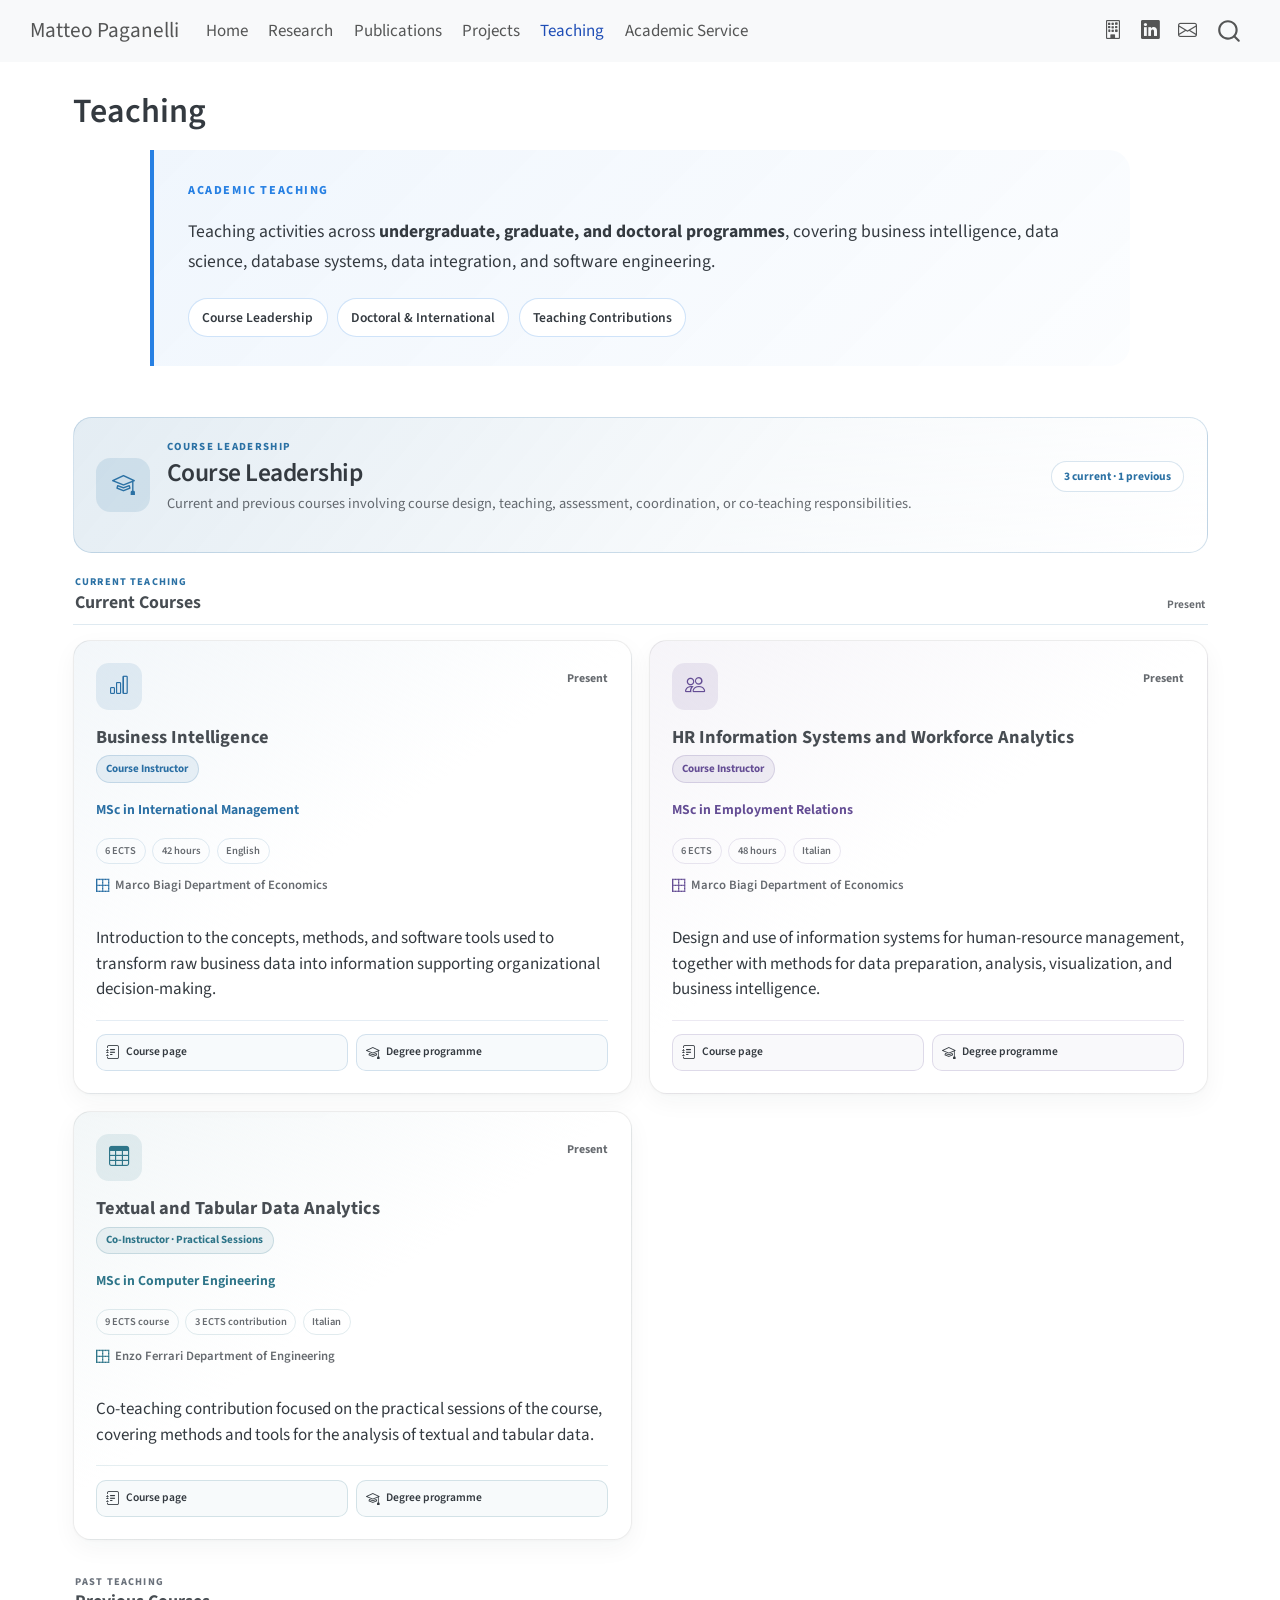
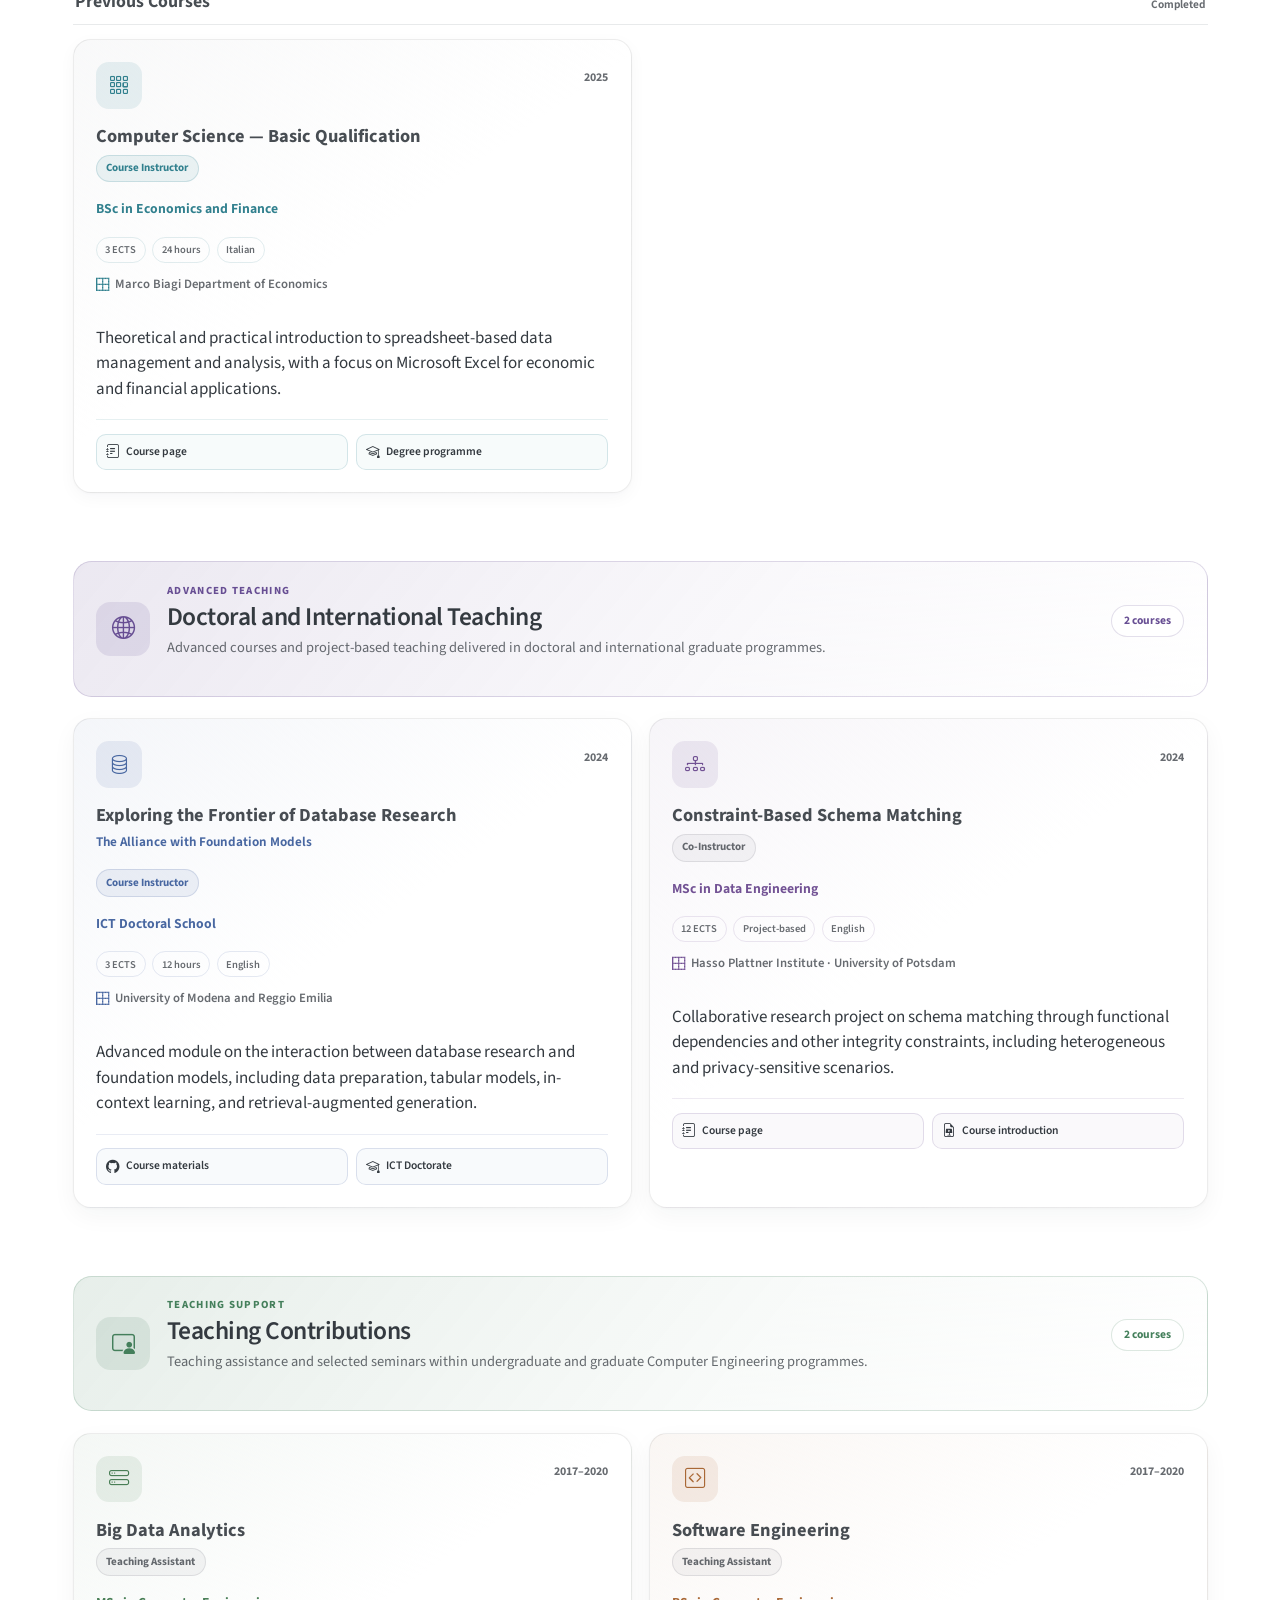
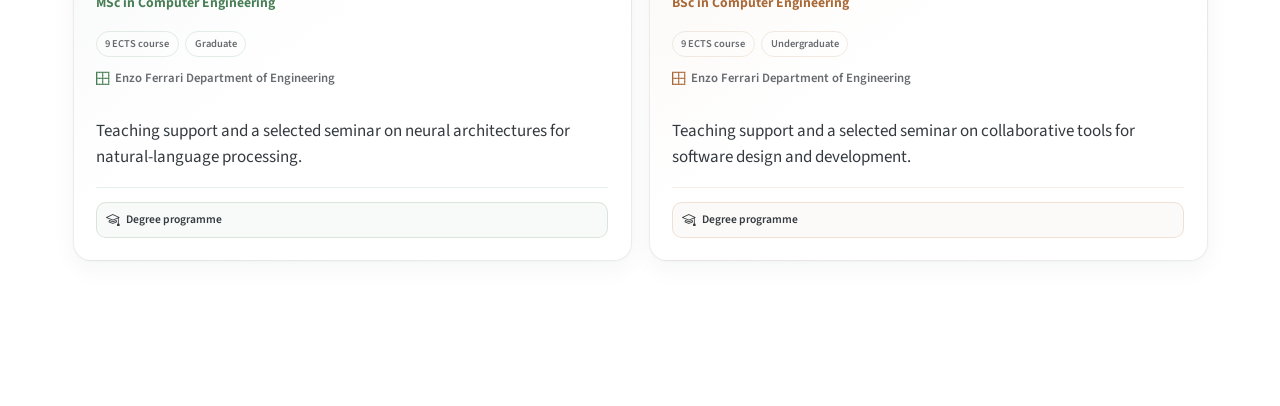
<file: teaching.html>
<!DOCTYPE html>
<html xmlns="http://www.w3.org/1999/xhtml" lang="en" xml:lang="en"><head>

<meta charset="utf-8">
<meta name="generator" content="quarto-1.10.18">

<meta name="viewport" content="width=device-width, initial-scale=1.0, user-scalable=yes">


<title>Teaching – Matteo Paganelli</title>
<style>
/* Default styles provided by pandoc.
** See https://pandoc.org/MANUAL.html#variables-for-html for config info.
*/
span.smallcaps{font-variant: small-caps;}
div.columns{display: flex; gap: 1.5em;}
div.column{flex: auto;}
@media screen {
div.columns{gap: min(4vw, 1.5em);}
div.column{overflow-x: auto;}
}
div.hanging-indent{margin-left: 1.5em; text-indent: -1.5em;}
ul.task-list{list-style: none;}
ul.task-list li input[type="checkbox"] {
  width: 0.8em;
  margin: 0 0.8em 0.2em -1em; /* quarto-specific, see https://github.com/quarto-dev/quarto-cli/issues/4556 */ 
  vertical-align: middle;
}
</style>


<script src="site_libs/quarto-nav/quarto-nav.js"></script>
<script src="site_libs/quarto-nav/headroom.min.js"></script>
<script src="site_libs/clipboard/clipboard.min.js"></script>
<script src="site_libs/quarto-search/autocomplete.umd.js"></script>
<script src="site_libs/quarto-search/fuse.min.js"></script>
<script src="site_libs/quarto-search/quarto-search.js"></script>
<meta name="quarto:offset" content="./">
<link href="./images/mp_favicon.png" rel="icon" type="image/png">
<script src="site_libs/quarto-html/quarto.js" type="module"></script>
<script src="site_libs/quarto-html/tabsets/tabsets.js" type="module"></script>
<script src="site_libs/quarto-html/popper.min.js"></script>
<script src="site_libs/quarto-html/tippy.umd.min.js"></script>
<script src="site_libs/quarto-html/anchor.min.js"></script>
<link href="site_libs/quarto-html/tippy.css" rel="stylesheet">
<link href="site_libs/quarto-html/quarto-syntax-highlighting-64a204ab8560d761af7679ceaba22944.css" rel="stylesheet" id="quarto-text-highlighting-styles">
<script src="site_libs/bootstrap/bootstrap.min.js"></script>
<link href="site_libs/bootstrap/bootstrap-icons.css" rel="stylesheet">
<link href="site_libs/bootstrap/bootstrap-172ba59bd5e0b52282274ba0c0cc16fc.min.css" rel="stylesheet" append-hash="true" id="quarto-bootstrap" data-mode="light">
<script id="quarto-search-options" type="application/json">{
  "location": "navbar",
  "copy-button": false,
  "collapse-after": 3,
  "panel-placement": "end",
  "type": "overlay",
  "limit": 50,
  "keyboard-shortcut": [
    "f",
    "/",
    "s"
  ],
  "show-item-context": false,
  "language": {
    "search-no-results-text": "No results",
    "search-matching-documents-text": "matching documents",
    "search-copy-link-title": "Copy link to search",
    "search-hide-matches-text": "Hide additional matches",
    "search-more-match-text": "more match in this document",
    "search-more-matches-text": "more matches in this document",
    "search-clear-button-title": "Clear",
    "search-text-placeholder": "",
    "search-detached-cancel-button-title": "Cancel",
    "search-submit-button-title": "Submit",
    "search-label": "Search"
  }
}</script>


<link rel="stylesheet" href="styles.css">
</head>

<body class="nav-fixed quarto-light">

<div id="quarto-search-results"></div>
  <header id="quarto-header" class="headroom fixed-top">
    <nav class="navbar navbar-expand-lg " data-bs-theme="dark">
      <div class="navbar-container container-fluid">
      <div class="navbar-brand-container mx-auto">
    <a class="navbar-brand" href="./index.html">
    <span class="navbar-title">Matteo Paganelli</span>
    </a>
  </div>
            <div id="quarto-search" class="" title="Search"></div>
          <button class="navbar-toggler" type="button" data-bs-toggle="collapse" data-bs-target="#navbarCollapse" aria-controls="navbarCollapse" role="menu" aria-expanded="false" aria-label="Toggle navigation" onclick="if (window.quartoToggleHeadroom) { window.quartoToggleHeadroom(); }">
  <span class="navbar-toggler-icon"></span>
</button>
          <div class="collapse navbar-collapse" id="navbarCollapse">
            <ul class="navbar-nav navbar-nav-scroll me-auto">
  <li class="nav-item">
    <a class="nav-link" href="./index.html"> 
<span class="menu-text">Home</span></a>
  </li>  
  <li class="nav-item">
    <a class="nav-link" href="./research.html"> 
<span class="menu-text">Research</span></a>
  </li>  
  <li class="nav-item">
    <a class="nav-link" href="./publications.html"> 
<span class="menu-text">Publications</span></a>
  </li>  
  <li class="nav-item">
    <a class="nav-link" href="./projects.html"> 
<span class="menu-text">Projects</span></a>
  </li>  
  <li class="nav-item">
    <a class="nav-link active" href="./teaching.html" aria-current="page"> 
<span class="menu-text">Teaching</span></a>
  </li>  
  <li class="nav-item">
    <a class="nav-link" href="./service.html"> 
<span class="menu-text">Academic Service</span></a>
  </li>  
</ul>
            <ul class="navbar-nav navbar-nav-scroll ms-auto">
  <li class="nav-item compact">
    <a class="nav-link" href="https://unimore.unifind.cineca.it/get/person/104872"> <i class="bi bi-building" role="img">
</i> 
<span class="menu-text"></span></a>
  </li>  
  <li class="nav-item compact">
    <a class="nav-link" href="https://www.linkedin.com/in/matteo-paganelli-71410a150/"> <i class="bi bi-linkedin" role="img">
</i> 
<span class="menu-text"></span></a>
  </li>  
  <li class="nav-item compact">
    <a class="nav-link" href="mailto:matteo.paganelli@unimore.it"> <i class="bi bi-envelope" role="img">
</i> 
<span class="menu-text"></span></a>
  </li>  
</ul>
          </div> <!-- /navcollapse -->
            <div class="quarto-navbar-tools">
</div>
      </div> <!-- /container-fluid -->
    </nav>
</header>
<!-- content -->
<div id="quarto-content" class="quarto-container page-columns page-rows-contents page-layout-full page-navbar">
<!-- sidebar -->
<!-- margin-sidebar -->
    
<!-- main -->
<main class="content column-page" id="quarto-document-content">

<header id="title-block-header" class="quarto-title-block default">
<div class="quarto-title">
<h1 class="title">Teaching</h1>
</div>



<div class="quarto-title-meta column-page">

    
  
    
  </div>
  


</header>


<div class="teaching-hero">
<p><span class="teaching-eyebrow">ACADEMIC TEACHING</span></p>
<p>Teaching activities across <strong>undergraduate, graduate, and doctoral programmes</strong>, covering business intelligence, data science, database systems, data integration, and software engineering.</p>
<div class="teaching-navigation">
<p><a href="#course-leadership">Course Leadership</a></p>
<p><a href="#advanced-teaching">Doctoral &amp; International</a></p>
<p><a href="#teaching-contributions">Teaching Contributions</a></p>
</div>
</div>
<div class="teaching-section teaching-section--leadership">
<div class="teaching-section-header">
<div class="teaching-section-icon">
<p><i class="bi bi-mortarboard"></i></p>
</div>
<div class="teaching-section-heading">
<p><span class="teaching-section-kicker">COURSE LEADERSHIP</span></p>
<section id="course-leadership" class="level2">
<h2 class="anchored" data-anchor-id="course-leadership">Course Leadership</h2>
<p>Current and previous courses involving course design, teaching, assessment, coordination, or co-teaching responsibilities.</p>
</section>
</div>
<p><span class="teaching-section-count">3 current · 1 previous</span></p>
</div>
<div class="teaching-subsection">
<div class="teaching-subsection-header">
<div class="teaching-subsection-title">
<p><span class="teaching-subsection-kicker">CURRENT TEACHING</span></p>
<section id="current-courses" class="level3">
<h3 class="anchored" data-anchor-id="current-courses">Current Courses</h3>
</section>
</div>
<p><span class="teaching-subsection-period">Present</span></p>
</div>
<div class="teaching-grid">
<div class="teaching-card teaching-card--business">
<div class="teaching-card-top">
<div class="teaching-card-icon">
<p><i class="bi bi-bar-chart"></i></p>
</div>
<p><span class="teaching-period">Present</span></p>
</div>
<section id="business-intelligence" class="level3">
<h3 class="anchored" data-anchor-id="business-intelligence">Business Intelligence</h3>
<p><span class="teaching-role teaching-role--lead">Course Instructor</span></p>
<p><span class="teaching-programme">MSc in International Management</span></p>
<div class="teaching-metadata">
<p><span class="teaching-meta-item">6 ECTS</span></p>
<p><span class="teaching-meta-item">42 hours</span></p>
<p><span class="teaching-meta-item">English</span></p>
</div>
<p><a href="https://www.economia.unimore.it/" class="teaching-institution" target="_blank" rel="noopener">Marco Biagi Department of Economics</a></p>
<p>Introduction to the concepts, methods, and software tools used to transform raw business data into information supporting organizational decision-making.</p>
<div class="teaching-actions">
<p><a href="https://unimore.coursecatalogue.cineca.it/corsi/2026/10938/insegnamenti/2027/30051/2026/9999?schemaid=22601" class="teaching-action" target="_blank" rel="noopener"><i class="bi bi-journal-text"></i> Course page</a></p>
<p><a href="https://unimore.coursecatalogue.cineca.it/corsi/2026/10816?codicione=0360107307800005" class="teaching-action" target="_blank" rel="noopener"><i class="bi bi-mortarboard"></i> Degree programme</a></p>
</div>
</section>
</div>
<div class="teaching-card teaching-card--hr">
<div class="teaching-card-top">
<div class="teaching-card-icon">
<p><i class="bi bi-people"></i></p>
</div>
<p><span class="teaching-period">Present</span></p>
</div>
<section id="hr-information-systems-and-workforce-analytics" class="level3">
<h3 class="anchored" data-anchor-id="hr-information-systems-and-workforce-analytics">HR Information Systems and Workforce Analytics</h3>
<p><span class="teaching-role teaching-role--lead">Course Instructor</span></p>
<p><span class="teaching-programme">MSc in Employment Relations</span></p>
<div class="teaching-metadata">
<p><span class="teaching-meta-item">6 ECTS</span></p>
<p><span class="teaching-meta-item">48 hours</span></p>
<p><span class="teaching-meta-item">Italian</span></p>
</div>
<p><a href="https://www.economia.unimore.it/" class="teaching-institution" target="_blank" rel="noopener">Marco Biagi Department of Economics</a></p>
<p>Design and use of information systems for human-resource management, together with methods for data preparation, analysis, visualization, and business intelligence.</p>
<div class="teaching-actions">
<p><a href="https://unimore.coursecatalogue.cineca.it/corsi/2026/10940/insegnamenti/2026/28981/2026/9999?schemaid=22587" class="teaching-action" target="_blank" rel="noopener"><i class="bi bi-journal-text"></i> Course page</a></p>
<p><a href="https://unimore.coursecatalogue.cineca.it/corsi/2026/10940?codicione=0360107307800009" class="teaching-action" target="_blank" rel="noopener"><i class="bi bi-mortarboard"></i> Degree programme</a></p>
</div>
</section>
</div>
<div class="teaching-card teaching-card--textual-tabular">
<div class="teaching-card-top">
<div class="teaching-card-icon">
<p><i class="bi bi-table"></i></p>
</div>
<p><span class="teaching-period">Present</span></p>
</div>
<section id="textual-and-tabular-data-analytics" class="level3">
<h3 class="anchored" data-anchor-id="textual-and-tabular-data-analytics">Textual and Tabular Data Analytics</h3>
<p><span class="teaching-role teaching-role--co">Co-Instructor · Practical Sessions</span></p>
<p><span class="teaching-programme">MSc in Computer Engineering</span></p>
<div class="teaching-metadata">
<p><span class="teaching-meta-item">9 ECTS course</span></p>
<p><span class="teaching-meta-item">3 ECTS contribution</span></p>
<p><span class="teaching-meta-item">Italian</span></p>
</div>
<p><a href="https://www.ingmo.unimore.it/" class="teaching-institution" target="_blank" rel="noopener">Enzo Ferrari Department of Engineering</a></p>
<p>Co-teaching contribution focused on the practical sessions of the course, covering methods and tools for the analysis of textual and tabular data.</p>
<div class="teaching-actions">
<p><a href="https://unimore.coursecatalogue.cineca.it/corsi/2026/10975/insegnamenti/2026/30704/2026/1?annoOrdinamento=2026&amp;coorte=2026" class="teaching-action" target="_blank" rel="noopener"><i class="bi bi-journal-text"></i> Course page</a></p>
<p><a href="https://unimore.coursecatalogue.cineca.it/corsi/2026/10975?annoOrdinamento=2026" class="teaching-action" target="_blank" rel="noopener"><i class="bi bi-mortarboard"></i> Degree programme</a></p>
</div>
</section>
</div>
</div>
</div>
<div class="teaching-subsection teaching-subsection--previous">
<div class="teaching-subsection-header">
<div class="teaching-subsection-title">
<p><span class="teaching-subsection-kicker">PAST TEACHING</span></p>
<section id="previous-courses" class="level3">
<h3 class="anchored" data-anchor-id="previous-courses">Previous Courses</h3>
</section>
</div>
<p><span class="teaching-subsection-period">Completed</span></p>
</div>
<div class="teaching-grid teaching-grid--previous">
<div class="teaching-card teaching-card--computer-literacy teaching-card--previous">
<div class="teaching-card-top">
<div class="teaching-card-icon">
<p><i class="bi bi-grid-3x3-gap"></i></p>
</div>
<p><span class="teaching-period">2025</span></p>
</div>
<section id="computer-science-basic-qualification" class="level3">
<h3 class="anchored" data-anchor-id="computer-science-basic-qualification">Computer Science — Basic Qualification</h3>
<p><span class="teaching-role teaching-role--lead">Course Instructor</span></p>
<p><span class="teaching-programme">BSc in Economics and Finance</span></p>
<div class="teaching-metadata">
<p><span class="teaching-meta-item">3 ECTS</span></p>
<p><span class="teaching-meta-item">24 hours</span></p>
<p><span class="teaching-meta-item">Italian</span></p>
</div>
<p><a href="https://www.economia.unimore.it/" class="teaching-institution" target="_blank" rel="noopener">Marco Biagi Department of Economics</a></p>
<p>Theoretical and practical introduction to spreadsheet-based data management and analysis, with a focus on Microsoft Excel for economic and financial applications.</p>
<div class="teaching-actions">
<p><a href="https://unimore.coursecatalogue.cineca.it/corsi/2024/10288/insegnamenti/2024/18535/2010/9999?schemaid=22654" class="teaching-action" target="_blank" rel="noopener"><i class="bi bi-journal-text"></i> Course page</a></p>
<p><a href="https://unimore.coursecatalogue.cineca.it/corsi/2026/10288?codicione=0360106203300002" class="teaching-action" target="_blank" rel="noopener"><i class="bi bi-mortarboard"></i> Degree programme</a></p>
</div>
</section>
</div>
</div>
</div>
</div>
<div class="teaching-section teaching-section--advanced">
<div class="teaching-section-header">
<div class="teaching-section-icon">
<p><i class="bi bi-globe2"></i></p>
</div>
<div class="teaching-section-heading">
<p><span class="teaching-section-kicker">ADVANCED TEACHING</span></p>
<section id="advanced-teaching" class="level2">
<h2 class="anchored" data-anchor-id="advanced-teaching">Doctoral and International Teaching</h2>
<p>Advanced courses and project-based teaching delivered in doctoral and international graduate programmes.</p>
</section>
</div>
<p><span class="teaching-section-count">2 courses</span></p>
</div>
<div class="teaching-grid">
<div class="teaching-card teaching-card--foundation-models">
<div class="teaching-card-top">
<div class="teaching-card-icon">
<p><i class="bi bi-database"></i></p>
</div>
<p><span class="teaching-period">2024</span></p>
</div>
<section id="exploring-the-frontier-of-database-research" class="level3">
<h3 class="anchored" data-anchor-id="exploring-the-frontier-of-database-research">Exploring the Frontier of Database Research</h3>
<p><span class="teaching-card-subtitle">The Alliance with Foundation Models</span></p>
<p><span class="teaching-role teaching-role--lead">Course Instructor</span></p>
<p><span class="teaching-programme">ICT Doctoral School</span></p>
<div class="teaching-metadata">
<p><span class="teaching-meta-item">3 ECTS</span></p>
<p><span class="teaching-meta-item">12 hours</span></p>
<p><span class="teaching-meta-item">English</span></p>
</div>
<p><a href="https://www.unimore.it/" class="teaching-institution" target="_blank" rel="noopener">University of Modena and Reggio Emilia</a></p>
<p>Advanced module on the interaction between database research and foundation models, including data preparation, tabular models, in-context learning, and retrieval-augmented generation.</p>
<div class="teaching-actions">
<p><a href="https://github.com/matteo-paganelli/db_llm_alliance" class="teaching-action" target="_blank" rel="noopener"><i class="bi bi-github"></i> Course materials</a></p>
<p><a href="https://www.ict.unimore.it/" class="teaching-action" target="_blank" rel="noopener"><i class="bi bi-mortarboard"></i> ICT Doctorate</a></p>
</div>
</section>
</div>
<div class="teaching-card teaching-card--schema-matching">
<div class="teaching-card-top">
<div class="teaching-card-icon">
<p><i class="bi bi-diagram-3"></i></p>
</div>
<p><span class="teaching-period">2024</span></p>
</div>
<section id="constraint-based-schema-matching" class="level3">
<h3 class="anchored" data-anchor-id="constraint-based-schema-matching">Constraint-Based Schema Matching</h3>
<p><span class="teaching-role">Co-Instructor</span></p>
<p><span class="teaching-programme">MSc in Data Engineering</span></p>
<div class="teaching-metadata">
<p><span class="teaching-meta-item">12 ECTS</span></p>
<p><span class="teaching-meta-item">Project-based</span></p>
<p><span class="teaching-meta-item">English</span></p>
</div>
<p><a href="https://hpi.de/" class="teaching-institution" target="_blank" rel="noopener">Hasso Plattner Institute · University of Potsdam</a></p>
<p>Collaborative research project on schema matching through functional dependencies and other integrity constraints, including heterogeneous and privacy-sensitive scenarios.</p>
<div class="teaching-actions">
<p><a href="https://hpi.de/database-group/teaching/master-projects/constraint-based-schema-matching/" class="teaching-action" target="_blank" rel="noopener"><i class="bi bi-journal-text"></i> Course page</a></p>
<p><a href="https://hpi.de/fileadmin/user_upload/fachgebiete/naumann/lehre/WS2023/Project_COSMA_Introduction.pdf" class="teaching-action" target="_blank" rel="noopener"><i class="bi bi-file-earmark-slides"></i> Course introduction</a></p>
</div>
</section>
</div>
</div>
</div>
<div class="teaching-section teaching-section--contributions">
<div class="teaching-section-header">
<div class="teaching-section-icon">
<p><i class="bi bi-person-video3"></i></p>
</div>
<div class="teaching-section-heading">
<p><span class="teaching-section-kicker">TEACHING SUPPORT</span></p>
<section id="teaching-contributions" class="level2">
<h2 class="anchored" data-anchor-id="teaching-contributions">Teaching Contributions</h2>
<p>Teaching assistance and selected seminars within undergraduate and graduate Computer Engineering programmes.</p>
</section>
</div>
<p><span class="teaching-section-count">2 courses</span></p>
</div>
<div class="teaching-grid">
<div class="teaching-card teaching-card--big-data">
<div class="teaching-card-top">
<div class="teaching-card-icon">
<p><i class="bi bi-hdd-stack"></i></p>
</div>
<p><span class="teaching-period">2017–2020</span></p>
</div>
<section id="big-data-analytics" class="level3">
<h3 class="anchored" data-anchor-id="big-data-analytics">Big Data Analytics</h3>
<p><span class="teaching-role">Teaching Assistant</span></p>
<p><span class="teaching-programme">MSc in Computer Engineering</span></p>
<div class="teaching-metadata">
<p><span class="teaching-meta-item">9 ECTS course</span></p>
<p><span class="teaching-meta-item">Graduate</span></p>
</div>
<p><a href="https://www.ingmo.unimore.it/" class="teaching-institution" target="_blank" rel="noopener">Enzo Ferrari Department of Engineering</a></p>
<p>Teaching support and a selected seminar on neural architectures for natural-language processing.</p>
<div class="teaching-actions">
<p><a href="https://unimore.coursecatalogue.cineca.it/corsi/2026/10300?codicione=0360107303300001" class="teaching-action" target="_blank" rel="noopener"><i class="bi bi-mortarboard"></i> Degree programme</a></p>
</div>
</section>
</div>
<div class="teaching-card teaching-card--software">
<div class="teaching-card-top">
<div class="teaching-card-icon">
<p><i class="bi bi-code-square"></i></p>
</div>
<p><span class="teaching-period">2017–2020</span></p>
</div>
<section id="software-engineering" class="level3">
<h3 class="anchored" data-anchor-id="software-engineering">Software Engineering</h3>
<p><span class="teaching-role">Teaching Assistant</span></p>
<p><span class="teaching-programme">BSc in Computer Engineering</span></p>
<div class="teaching-metadata">
<p><span class="teaching-meta-item">9 ECTS course</span></p>
<p><span class="teaching-meta-item">Undergraduate</span></p>
</div>
<p><a href="https://www.ingmo.unimore.it/" class="teaching-institution" target="_blank" rel="noopener">Enzo Ferrari Department of Engineering</a></p>
<p>Teaching support and a selected seminar on collaborative tools for software design and development.</p>
<div class="teaching-actions">
<p><a href="https://unimore.coursecatalogue.cineca.it/corsi/2026/10296?codicione=0360106200800002" class="teaching-action" target="_blank" rel="noopener"><i class="bi bi-mortarboard"></i> Degree programme</a></p>
</div>
</section>
</div>
</div>
</div>



</main> <!-- /main -->
<script id="quarto-html-after-body" type="application/javascript">
  window.document.addEventListener("DOMContentLoaded", function (event) {
    const icon = "";
    const anchorJS = new window.AnchorJS();
    anchorJS.options = {
      placement: 'right',
      icon: icon
    };
    anchorJS.add('.anchored');
    const isCodeAnnotation = (el) => {
      for (const clz of el.classList) {
        if (clz.startsWith('code-annotation-')) {                     
          return true;
        }
      }
      return false;
    }
    const onCopySuccess = function(e) {
      // button target
      const button = e.trigger;
      // don't keep focus
      button.blur();
      // flash "checked"
      button.classList.add('code-copy-button-checked');
      var currentTitle = button.getAttribute("title");
      button.setAttribute("title", "Copied!");
      let tooltip;
      if (window.bootstrap) {
        button.setAttribute("data-bs-toggle", "tooltip");
        button.setAttribute("data-bs-placement", "left");
        button.setAttribute("data-bs-title", "Copied!");
        tooltip = new bootstrap.Tooltip(button, 
          { trigger: "manual", 
            customClass: "code-copy-button-tooltip",
            offset: [0, -8]});
        tooltip.show();    
      }
      setTimeout(function() {
        if (tooltip) {
          tooltip.hide();
          button.removeAttribute("data-bs-title");
          button.removeAttribute("data-bs-toggle");
          button.removeAttribute("data-bs-placement");
        }
        button.setAttribute("title", currentTitle);
        button.classList.remove('code-copy-button-checked');
      }, 1000);
      // clear code selection
      e.clearSelection();
    }
    const getTextToCopy = function(trigger) {
      const outerScaffold = trigger.parentElement.cloneNode(true);
      const codeEl = outerScaffold.querySelector('code');
      for (const childEl of codeEl.children) {
        if (isCodeAnnotation(childEl)) {
          childEl.remove();
        }
      }
      return codeEl.innerText;
    }
    const clipboard = new window.ClipboardJS('.code-copy-button:not([data-in-quarto-modal])', {
      text: getTextToCopy
    });
    clipboard.on('success', onCopySuccess);
    if (window.document.getElementById('quarto-embedded-source-code-modal')) {
      const clipboardModal = new window.ClipboardJS('.code-copy-button[data-in-quarto-modal]', {
        text: getTextToCopy,
        container: window.document.getElementById('quarto-embedded-source-code-modal')
      });
      clipboardModal.on('success', onCopySuccess);
    }
      var localhostRegex = new RegExp(/^(?:http|https):\/\/localhost\:?[0-9]*\//);
      var mailtoRegex = new RegExp(/^mailto:/);
        var filterRegex = new RegExp("https:\/\/matteo-paganelli\.github\.io");
      var isInternal = (href) => {
          return filterRegex.test(href) || localhostRegex.test(href) || mailtoRegex.test(href);
      }
      // Inspect non-navigation links and adorn them if external
     var links = window.document.querySelectorAll('a[href]:not(.nav-link):not(.navbar-brand):not(.toc-action):not(.sidebar-link):not(.sidebar-item-toggle):not(.pagination-link):not(.no-external):not([aria-hidden]):not(.dropdown-item):not(.quarto-navigation-tool):not(.about-link)');
      for (var i=0; i<links.length; i++) {
        const link = links[i];
        if (!isInternal(link.href)) {
          // undo the damage that might have been done by quarto-nav.js in the case of
          // links that we want to consider external
          if (link.dataset.originalHref !== undefined) {
            link.href = link.dataset.originalHref;
          }
        }
      }
    function tippyHover(el, contentFn, onTriggerFn, onUntriggerFn) {
      const config = {
        allowHTML: true,
        maxWidth: 500,
        delay: 100,
        arrow: false,
        appendTo: function(el) {
            return el.parentElement;
        },
        interactive: true,
        interactiveBorder: 10,
        theme: 'quarto',
        placement: 'bottom-start',
      };
      if (contentFn) {
        config.content = contentFn;
      }
      if (onTriggerFn) {
        config.onTrigger = onTriggerFn;
      }
      if (onUntriggerFn) {
        config.onUntrigger = onUntriggerFn;
      }
      window.tippy(el, config); 
    }
    const noterefs = window.document.querySelectorAll('a[role="doc-noteref"]');
    for (var i=0; i<noterefs.length; i++) {
      const ref = noterefs[i];
      tippyHover(ref, function() {
        // use id or data attribute instead here
        let href = ref.getAttribute('data-footnote-href') || ref.getAttribute('href');
        try { href = new URL(href).hash; } catch {}
        const id = href.replace(/^#\/?/, "");
        const note = window.document.getElementById(id);
        if (note) {
          return note.innerHTML;
        } else {
          return "";
        }
      });
    }
    const xrefs = window.document.querySelectorAll('a.quarto-xref');
    const processXRef = (id, note) => {
      // Strip column container classes
      const stripColumnClz = (el) => {
        el.classList.remove("page-full", "page-columns");
        if (el.children) {
          for (const child of el.children) {
            stripColumnClz(child);
          }
        }
      }
      stripColumnClz(note)
      if (id === null || id.startsWith('sec-')) {
        // Special case sections, only their first couple elements
        const container = document.createElement("div");
        if (note.children && note.children.length > 2) {
          container.appendChild(note.children[0].cloneNode(true));
          for (let i = 1; i < note.children.length; i++) {
            const child = note.children[i];
            if (child.tagName === "P" && child.innerText === "") {
              continue;
            } else {
              container.appendChild(child.cloneNode(true));
              break;
            }
          }
          if (window.Quarto?.typesetMath) {
            window.Quarto.typesetMath(container);
          }
          return container.innerHTML
        } else {
          if (window.Quarto?.typesetMath) {
            window.Quarto.typesetMath(note);
          }
          return note.innerHTML;
        }
      } else {
        // Remove any anchor links if they are present
        const anchorLink = note.querySelector('a.anchorjs-link');
        if (anchorLink) {
          anchorLink.remove();
        }
        if (window.Quarto?.typesetMath) {
          window.Quarto.typesetMath(note);
        }
        if (note.classList.contains("callout")) {
          return note.outerHTML;
        } else {
          return note.innerHTML;
        }
      }
    }
    for (var i=0; i<xrefs.length; i++) {
      const xref = xrefs[i];
      tippyHover(xref, undefined, function(instance) {
        instance.disable();
        let url = xref.getAttribute('href');
        let hash = undefined; 
        if (url.startsWith('#')) {
          hash = url;
        } else {
          try { hash = new URL(url).hash; } catch {}
        }
        if (hash) {
          const id = hash.replace(/^#\/?/, "");
          const note = window.document.getElementById(id);
          if (note !== null) {
            try {
              const html = processXRef(id, note.cloneNode(true));
              instance.setContent(html);
            } finally {
              instance.enable();
              instance.show();
            }
          } else {
            // See if we can fetch this
            fetch(url.split('#')[0])
            .then(res => res.text())
            .then(html => {
              const parser = new DOMParser();
              const htmlDoc = parser.parseFromString(html, "text/html");
              const note = htmlDoc.getElementById(id);
              if (note !== null) {
                const html = processXRef(id, note);
                instance.setContent(html);
              } 
            }).finally(() => {
              instance.enable();
              instance.show();
            });
          }
        } else {
          // See if we can fetch a full url (with no hash to target)
          // This is a special case and we should probably do some content thinning / targeting
          fetch(url)
          .then(res => res.text())
          .then(html => {
            const parser = new DOMParser();
            const htmlDoc = parser.parseFromString(html, "text/html");
            const note = htmlDoc.querySelector('main.content');
            if (note !== null) {
              // This should only happen for chapter cross references
              // (since there is no id in the URL)
              // remove the first header
              if (note.children.length > 0 && note.children[0].tagName === "HEADER") {
                note.children[0].remove();
              }
              const html = processXRef(null, note);
              instance.setContent(html);
            } 
          }).finally(() => {
            instance.enable();
            instance.show();
          });
        }
      }, function(instance) {
      });
    }
        let selectedAnnoteEl;
        const selectorForAnnotation = ( cell, annotation) => {
          let cellAttr = 'data-code-cell="' + cell + '"';
          let lineAttr = 'data-code-annotation="' +  annotation + '"';
          const selector = 'span[' + cellAttr + '][' + lineAttr + ']';
          return selector;
        }
        const selectCodeLines = (annoteEl) => {
          const doc = window.document;
          const targetCell = annoteEl.getAttribute("data-target-cell");
          const targetAnnotation = annoteEl.getAttribute("data-target-annotation");
          const annoteSpan = window.document.querySelector(selectorForAnnotation(targetCell, targetAnnotation));
          const lines = annoteSpan.getAttribute("data-code-lines").split(",");
          const lineIds = lines.map((line) => {
            return targetCell + "-" + line;
          })
          let top = null;
          let height = null;
          let parent = null;
          if (lineIds.length > 0) {
              //compute the position of the single el (top and bottom and make a div)
              const el = window.document.getElementById(lineIds[0]);
              top = el.offsetTop;
              height = el.offsetHeight;
              parent = el.parentElement.parentElement;
            if (lineIds.length > 1) {
              const lastEl = window.document.getElementById(lineIds[lineIds.length - 1]);
              const bottom = lastEl.offsetTop + lastEl.offsetHeight;
              height = bottom - top;
            }
            if (top !== null && height !== null && parent !== null) {
              // cook up a div (if necessary) and position it 
              let div = window.document.getElementById("code-annotation-line-highlight");
              if (div === null) {
                div = window.document.createElement("div");
                div.setAttribute("id", "code-annotation-line-highlight");
                div.style.position = 'absolute';
                parent.appendChild(div);
              }
              div.style.top = top - 2 + "px";
              div.style.height = height + 4 + "px";
              div.style.left = 0;
              let gutterDiv = window.document.getElementById("code-annotation-line-highlight-gutter");
              if (gutterDiv === null) {
                gutterDiv = window.document.createElement("div");
                gutterDiv.setAttribute("id", "code-annotation-line-highlight-gutter");
                gutterDiv.style.position = 'absolute';
                const codeCell = window.document.getElementById(targetCell);
                const gutter = codeCell.querySelector('.code-annotation-gutter');
                gutter.appendChild(gutterDiv);
              }
              gutterDiv.style.top = top - 2 + "px";
              gutterDiv.style.height = height + 4 + "px";
            }
            selectedAnnoteEl = annoteEl;
          }
        };
        const unselectCodeLines = () => {
          const elementsIds = ["code-annotation-line-highlight", "code-annotation-line-highlight-gutter"];
          elementsIds.forEach((elId) => {
            const div = window.document.getElementById(elId);
            if (div) {
              div.remove();
            }
          });
          selectedAnnoteEl = undefined;
        };
          // Handle positioning of the toggle
      window.addEventListener(
        "resize",
        throttle(() => {
          elRect = undefined;
          if (selectedAnnoteEl) {
            selectCodeLines(selectedAnnoteEl);
          }
        }, 10)
      );
      function throttle(fn, ms) {
      let throttle = false;
      let timer;
        return (...args) => {
          if(!throttle) { // first call gets through
              fn.apply(this, args);
              throttle = true;
          } else { // all the others get throttled
              if(timer) clearTimeout(timer); // cancel #2
              timer = setTimeout(() => {
                fn.apply(this, args);
                timer = throttle = false;
              }, ms);
          }
        };
      }
        // Attach click handler to the DT
        const annoteDls = window.document.querySelectorAll('dt[data-target-cell]');
        for (const annoteDlNode of annoteDls) {
          annoteDlNode.addEventListener('click', (event) => {
            const clickedEl = event.target;
            if (clickedEl !== selectedAnnoteEl) {
              unselectCodeLines();
              const activeEl = window.document.querySelector('dt[data-target-cell].code-annotation-active');
              if (activeEl) {
                activeEl.classList.remove('code-annotation-active');
              }
              selectCodeLines(clickedEl);
              clickedEl.classList.add('code-annotation-active');
            } else {
              // Unselect the line
              unselectCodeLines();
              clickedEl.classList.remove('code-annotation-active');
            }
          });
        }
    const findCites = (el) => {
      const parentEl = el.parentElement;
      if (parentEl) {
        const cites = parentEl.dataset.cites;
        if (cites) {
          return {
            el,
            cites: cites.split(' ')
          };
        } else {
          return findCites(el.parentElement)
        }
      } else {
        return undefined;
      }
    };
    var bibliorefs = window.document.querySelectorAll('a[role="doc-biblioref"]');
    for (var i=0; i<bibliorefs.length; i++) {
      const ref = bibliorefs[i];
      const citeInfo = findCites(ref);
      if (citeInfo) {
        tippyHover(citeInfo.el, function() {
          var popup = window.document.createElement('div');
          citeInfo.cites.forEach(function(cite) {
            var citeDiv = window.document.createElement('div');
            citeDiv.classList.add('hanging-indent');
            citeDiv.classList.add('csl-entry');
            var biblioDiv = window.document.getElementById('ref-' + cite);
            if (biblioDiv) {
              citeDiv.innerHTML = biblioDiv.innerHTML;
            }
            popup.appendChild(citeDiv);
          });
          return popup.innerHTML;
        });
      }
    }
  });
  </script>
</div> <!-- /content -->




</body></html>
</file>
<file: site_libs/quarto-html/tippy.css>
.tippy-box[data-animation=fade][data-state=hidden]{opacity:0}[data-tippy-root]{max-width:calc(100vw - 10px)}.tippy-box{position:relative;background-color:#333;color:#fff;border-radius:4px;font-size:14px;line-height:1.4;white-space:normal;outline:0;transition-property:transform,visibility,opacity}.tippy-box[data-placement^=top]>.tippy-arrow{bottom:0}.tippy-box[data-placement^=top]>.tippy-arrow:before{bottom:-7px;left:0;border-width:8px 8px 0;border-top-color:initial;transform-origin:center top}.tippy-box[data-placement^=bottom]>.tippy-arrow{top:0}.tippy-box[data-placement^=bottom]>.tippy-arrow:before{top:-7px;left:0;border-width:0 8px 8px;border-bottom-color:initial;transform-origin:center bottom}.tippy-box[data-placement^=left]>.tippy-arrow{right:0}.tippy-box[data-placement^=left]>.tippy-arrow:before{border-width:8px 0 8px 8px;border-left-color:initial;right:-7px;transform-origin:center left}.tippy-box[data-placement^=right]>.tippy-arrow{left:0}.tippy-box[data-placement^=right]>.tippy-arrow:before{left:-7px;border-width:8px 8px 8px 0;border-right-color:initial;transform-origin:center right}.tippy-box[data-inertia][data-state=visible]{transition-timing-function:cubic-bezier(.54,1.5,.38,1.11)}.tippy-arrow{width:16px;height:16px;color:#333}.tippy-arrow:before{content:"";position:absolute;border-color:transparent;border-style:solid}.tippy-content{position:relative;padding:5px 9px;z-index:1}
</file>
<file: site_libs/quarto-html/quarto-syntax-highlighting-64a204ab8560d761af7679ceaba22944.css>
/* quarto syntax highlight colors */
:root {
  --quarto-hl-ot-color: #003B4F;
  --quarto-hl-at-color: #657422;
  --quarto-hl-ss-color: #20794D;
  --quarto-hl-an-color: #5E5E5E;
  --quarto-hl-fu-color: #4758AB;
  --quarto-hl-st-color: #20794D;
  --quarto-hl-cf-color: #003B4F;
  --quarto-hl-op-color: #5E5E5E;
  --quarto-hl-er-color: #AD0000;
  --quarto-hl-bn-color: #AD0000;
  --quarto-hl-al-color: #AD0000;
  --quarto-hl-va-color: #111111;
  --quarto-hl-bu-color: inherit;
  --quarto-hl-ex-color: inherit;
  --quarto-hl-pp-color: #AD0000;
  --quarto-hl-in-color: #5E5E5E;
  --quarto-hl-vs-color: #20794D;
  --quarto-hl-wa-color: #5E5E5E;
  --quarto-hl-do-color: #5E5E5E;
  --quarto-hl-im-color: #00769E;
  --quarto-hl-ch-color: #20794D;
  --quarto-hl-dt-color: #AD0000;
  --quarto-hl-fl-color: #AD0000;
  --quarto-hl-co-color: #5E5E5E;
  --quarto-hl-cv-color: #5E5E5E;
  --quarto-hl-cn-color: #8f5902;
  --quarto-hl-sc-color: #5E5E5E;
  --quarto-hl-dv-color: #AD0000;
  --quarto-hl-kw-color: #003B4F;
}

/* other quarto variables */
:root {
  --quarto-font-monospace: SFMono-Regular, Menlo, Monaco, Consolas, "Liberation Mono", "Courier New", monospace;
}

/* syntax highlight based on Pandoc's rules */
pre > code.sourceCode > span {
  color: #003B4F;
}

code.sourceCode > span {
  color: #003B4F;
}

div.sourceCode,
div.sourceCode pre.sourceCode {
  color: #003B4F;
}

/* Normal */
code span {
  color: #003B4F;
}

/* Alert */
code span.al {
  color: #AD0000;
  font-style: inherit;
}

/* Annotation */
code span.an {
  color: #5E5E5E;
  font-style: inherit;
}

/* Attribute */
code span.at {
  color: #657422;
  font-style: inherit;
}

/* BaseN */
code span.bn {
  color: #AD0000;
  font-style: inherit;
}

/* BuiltIn */
code span.bu {
  font-style: inherit;
}

/* ControlFlow */
code span.cf {
  color: #003B4F;
  font-weight: bold;
  font-style: inherit;
}

/* Char */
code span.ch {
  color: #20794D;
  font-style: inherit;
}

/* Constant */
code span.cn {
  color: #8f5902;
  font-style: inherit;
}

/* Comment */
code span.co {
  color: #5E5E5E;
  font-style: inherit;
}

/* CommentVar */
code span.cv {
  color: #5E5E5E;
  font-style: italic;
}

/* Documentation */
code span.do {
  color: #5E5E5E;
  font-style: italic;
}

/* DataType */
code span.dt {
  color: #AD0000;
  font-style: inherit;
}

/* DecVal */
code span.dv {
  color: #AD0000;
  font-style: inherit;
}

/* Error */
code span.er {
  color: #AD0000;
  font-style: inherit;
}

/* Extension */
code span.ex {
  font-style: inherit;
}

/* Float */
code span.fl {
  color: #AD0000;
  font-style: inherit;
}

/* Function */
code span.fu {
  color: #4758AB;
  font-style: inherit;
}

/* Import */
code span.im {
  color: #00769E;
  font-style: inherit;
}

/* Information */
code span.in {
  color: #5E5E5E;
  font-style: inherit;
}

/* Keyword */
code span.kw {
  color: #003B4F;
  font-weight: bold;
  font-style: inherit;
}

/* Operator */
code span.op {
  color: #5E5E5E;
  font-style: inherit;
}

/* Other */
code span.ot {
  color: #003B4F;
  font-style: inherit;
}

/* Preprocessor */
code span.pp {
  color: #AD0000;
  font-style: inherit;
}

/* SpecialChar */
code span.sc {
  color: #5E5E5E;
  font-style: inherit;
}

/* SpecialString */
code span.ss {
  color: #20794D;
  font-style: inherit;
}

/* String */
code span.st {
  color: #20794D;
  font-style: inherit;
}

/* Variable */
code span.va {
  color: #111111;
  font-style: inherit;
}

/* VerbatimString */
code span.vs {
  color: #20794D;
  font-style: inherit;
}

/* Warning */
code span.wa {
  color: #5E5E5E;
  font-style: italic;
}

.prevent-inlining {
  content: "</";
}

/*# sourceMappingURL=9d8d5bb603a83b8298b89080a598c93b.css.map */
</file>
<file: styles.css>
/* css styles */

/* =========================================================
   Homepage
   ========================================================= */

.home-profile-grid {
  display: grid;
  grid-template-columns: minmax(235px, 275px) minmax(0, 1fr);
  gap: clamp(1.5rem, 3.5vw, 2.8rem);
  align-items: start;
  max-width: 1180px;
  margin: 1rem auto 3rem;
}


/* =========================================================
   Profile infobox
   ========================================================= */

.profile-infobox {
  position: sticky;
  top: 5.5rem;
  padding: 0.85rem;
  border: 1px solid rgba(0, 0, 0, 0.09);
  border-radius: 1.15rem;
  background: var(--bs-body-bg);
  box-shadow:
    0 14px 36px rgba(25, 35, 50, 0.065),
    0 2px 6px rgba(25, 35, 50, 0.035);
}

.profile-infobox .quarto-figure,
.profile-infobox figure,
.profile-infobox > p:first-child {
  margin: 0 0 0.8rem;
}

.profile-infobox figure p {
  margin: 0;
}

.profile-photo {
  display: block;
  width: 72%;
  max-width: 180px;
  aspect-ratio: 4 / 5;
  margin: 0 auto;
  object-fit: cover;
  object-position: center top;
  border: 1px solid rgba(0, 0, 0, 0.075);
  border-radius: 0.85rem;
}

.profile-name {
  display: block;
  margin-top: 0.15rem;
  color: var(--bs-body-color);
  font-size: 1.03rem;
  font-weight: 750;
  letter-spacing: 0.05em;
  text-align: center;
}

.profile-role {
  display: block;
  margin-top: 0.2rem;
  color: var(--bs-primary);
  font-size: 0.8rem;
  font-weight: 650;
  text-align: center;
}

.profile-tagline {
  display: block;
  margin: 0.25rem 0 0.85rem;
  color: var(--bs-secondary-color);
  font-size: 0.75rem;
  letter-spacing: 0.03em;
  text-align: center;
}


/* Profile facts */

.profile-facts {
  margin: 0.65rem 0 0.9rem;
  padding: 0.8rem 0.05rem 0.1rem;
  border-top: 1px solid rgba(var(--bs-primary-rgb), 0.13);
  border-bottom: 1px solid rgba(var(--bs-primary-rgb), 0.13);
}

.profile-facts dl {
  margin: 0;
}

.profile-facts dt {
  margin: 0;
  color: var(--bs-secondary-color);
  font-size: 0.58rem;
  font-weight: 700;
  letter-spacing: 0.09em;
  text-transform: uppercase;
}

.profile-facts dd {
  margin: 0.12rem 0 0.65rem;
  color: var(--bs-body-color);
  font-size: 0.76rem;
  line-height: 1.4;
}

.profile-facts dd a {
  color: var(--bs-body-color);
  font-weight: 550;
  text-decoration: none;
}

.profile-facts dd a:hover {
  color: var(--bs-primary);
  text-decoration: underline;
}

.profile-section-title {
  display: block;
  margin: 0.95rem 0 0.55rem;
  color: var(--bs-primary);
  font-size: 0.61rem;
  font-weight: 750;
  letter-spacing: 0.12em;
  text-transform: uppercase;
}


/* =========================================================
   Academic profile links
   ========================================================= */

.profile-link-grid {
  display: grid;
  grid-template-columns: repeat(2, minmax(0, 1fr));
  gap: 0.42rem;
}

/* Neutralizza gli eventuali paragrafi creati da Quarto */
.profile-link-grid > p {
  display: contents;
  margin: 0;
}

.profile-link {
  display: inline-flex;
  width: 100%;
  min-width: 0;
  min-height: 2.35rem;
  padding: 0.42rem 0.48rem;
  border: 1px solid rgba(var(--bs-primary-rgb), 0.17);
  border-radius: 0.58rem;
  align-items: center;
  gap: 0.35rem;
  background: rgba(var(--bs-primary-rgb), 0.025);
  color: var(--bs-body-color);
  font-size: 0.63rem;
  font-weight: 580;
  line-height: 1.2;
  overflow-wrap: anywhere;
  text-decoration: none;
  transition:
    transform 150ms ease,
    border-color 150ms ease,
    background 150ms ease,
    color 150ms ease;
}

.profile-link i {
  flex: 0 0 auto;
  color: var(--bs-primary);
  font-size: 0.76rem;
}

.profile-link:hover {
  transform: translateY(-2px);
  border-color: var(--bs-primary);
  background: rgba(var(--bs-primary-rgb), 0.075);
  color: var(--bs-primary);
}


/* =========================================================
   Main introduction
   ========================================================= */

.home-content {
  min-width: 0;
}

.home-intro {
  position: relative;
  padding: clamp(1.65rem, 4vw, 2.7rem);
  overflow: hidden;
  border: 1px solid rgba(var(--bs-primary-rgb), 0.13);
  border-radius: 1.5rem;
  background:
    linear-gradient(
      135deg,
      rgba(var(--bs-primary-rgb), 0.085),
      rgba(var(--bs-primary-rgb), 0.018) 58%,
      var(--bs-body-bg)
    );
}

.home-intro::after {
  position: absolute;
  width: 260px;
  height: 260px;
  top: -150px;
  right: -110px;
  border-radius: 50%;
  background: rgba(var(--bs-primary-rgb), 0.055);
  content: "";
  pointer-events: none;
}

.home-eyebrow {
  position: relative;
  z-index: 1;
  display: block;
  margin-bottom: 0.65rem;
  color: var(--bs-primary);
  font-size: 0.72rem;
  font-weight: 750;
  letter-spacing: 0.14em;
  text-transform: uppercase;
}

.home-intro h1 {
  position: relative;
  z-index: 1;
  max-width: 760px;
  margin: 0 0 1.25rem;
  font-size: clamp(2rem, 4vw, 3.25rem);
  font-weight: 720;
  line-height: 1.08;
  letter-spacing: -0.045em;
}

.home-intro p {
  position: relative;
  z-index: 1;
  max-width: 850px;
  font-size: 1rem;
  line-height: 1.72;
}


/* Main section titles */

.home-content > h2 {
  margin: 3.2rem 0 1.35rem !important;
  padding: 0 !important;
  border: 0 !important;
  font-size: 1.55rem !important;
}

/* =========================================================
   CV download card
   ========================================================= */

.cv-download-card {
  display: grid;
  grid-template-columns: auto minmax(0, 1fr) auto;
  gap: 1.15rem;
  align-items: center;
  margin: 1.25rem 0 2.7rem;
  padding: 1.2rem 1.35rem;
  border: 1px solid rgba(var(--bs-primary-rgb), 0.16);
  border-radius: 1.05rem;
  background:
    linear-gradient(
      135deg,
      rgba(var(--bs-primary-rgb), 0.075),
      rgba(var(--bs-primary-rgb), 0.018) 65%,
      var(--bs-body-bg)
    );
  box-shadow:
    0 9px 25px rgba(25, 35, 50, 0.045),
    0 1px 3px rgba(25, 35, 50, 0.025);
}

.cv-download-icon {
  display: grid;
  width: 3.3rem;
  height: 3.3rem;
  padding: 0;
  place-items: center;
  border-radius: 0.9rem;
  background: rgba(var(--bs-primary-rgb), 0.11);
  color: var(--bs-primary);
}

.cv-download-icon > p {
  display: grid;
  width: 100%;
  height: 100%;
  margin: 0;
  place-items: center;
}

.cv-download-icon i {
  display: block;
  margin: 0;
  font-size: 1.4rem;
  line-height: 1;
}

.cv-download-content {
  min-width: 0;
}

.cv-download-content > p {
  margin-bottom: 0;
}

.cv-download-kicker {
  display: block;
  margin-bottom: 0.12rem;
  color: var(--bs-primary);
  font-size: 0.63rem;
  font-weight: 750;
  letter-spacing: 0.12em;
  text-transform: uppercase;
}

.cv-download-content h2 {
  margin: 0 0 0.28rem !important;
  padding: 0 !important;
  border: 0 !important;
  font-size: 1.25rem !important;
  letter-spacing: -0.02em;
}

.cv-download-content h2 + p {
  margin: 0 0 0.35rem;
  color: var(--bs-secondary-color);
  font-size: 0.83rem;
  line-height: 1.5;
}

.cv-download-meta {
  display: block;
  color: var(--bs-secondary-color);
  font-size: 0.67rem;
  font-weight: 600;
}

.cv-download-button {
  display: inline-flex;
  min-height: 2.45rem;
  padding: 0.55rem 0.82rem;
  border: 1px solid var(--bs-primary);
  border-radius: 0.7rem;
  align-items: center;
  justify-content: center;
  gap: 0.42rem;
  background: var(--bs-primary);
  color: white;
  font-size: 0.76rem;
  font-weight: 650;
  line-height: 1.2;
  white-space: nowrap;
  text-decoration: none;
  transition:
    transform 150ms ease,
    box-shadow 150ms ease;
}

.cv-download-button:hover {
  transform: translateY(-2px);
  color: white;
  box-shadow: 0 8px 18px rgba(var(--bs-primary-rgb), 0.2);
}

@media (max-width: 650px) {
  .cv-download-card {
    grid-template-columns: auto minmax(0, 1fr);
  }

  .cv-download-button {
    grid-column: 1 / -1;
    width: 100%;
  }
}

@media (max-width: 430px) {
  .cv-download-card {
    display: block;
  }

  .cv-download-icon {
    margin-bottom: 0.8rem;
  }

  .cv-download-button {
    margin-top: 0.9rem;
  }
}


/* =========================================================
   Research focus
   ========================================================= */

.research-focus-grid {
  display: grid;
  grid-template-columns: repeat(2, minmax(0, 1fr));
  gap: 1rem;
}

.research-focus-item {
  position: relative;
  padding: 1.35rem;
  overflow: hidden;
  border: 1px solid rgba(var(--bs-primary-rgb), 0.13);
  border-radius: 1rem;
  background:
    linear-gradient(
      145deg,
      rgba(var(--bs-primary-rgb), 0.055),
      var(--bs-body-bg) 65%
    );
}

.research-focus-number {
  display: inline-flex;
  width: 2.35rem;
  height: 2.35rem;
  margin-bottom: 0.9rem;
  align-items: center;
  justify-content: center;
  border-radius: 0.65rem;
  background: rgba(var(--bs-primary-rgb), 0.1);
  color: var(--bs-primary);
  font-size: 0.7rem;
  font-weight: 750;
}

.research-focus-item h3 {
  margin: 0 0 0.55rem;
  font-size: 1rem;
}

.research-focus-item p {
  margin-bottom: 0.75rem;
  color: var(--bs-secondary-color);
  font-size: 0.85rem;
  line-height: 1.55;
}

.research-focus-link {
  color: var(--bs-primary);
  font-size: 0.76rem;
  font-weight: 650;
  text-decoration: none;
}

.research-focus-link::after {
  margin-left: 0.25rem;
  content: "→";
}


/* =========================================================
   Responsive layout
   ========================================================= */

@media (max-width: 991px) {
  .home-profile-grid {
    grid-template-columns: 1fr;
  }

  .profile-infobox {
    position: static;
    display: grid;
    grid-template-columns: minmax(170px, 220px) minmax(0, 1fr);
    gap: 0.8rem 1.4rem;
  }

  .profile-infobox .quarto-figure,
  .profile-infobox figure,
  .profile-infobox > p:first-child {
    grid-column: 1;
    grid-row: 1 / span 5;
    margin: 0;
  }

  .profile-photo {
    width: 100%;
    max-width: 190px;
  }

  .profile-name,
  .profile-role,
  .profile-tagline,
  .profile-facts,
  .profile-section-title,
  .profile-link-grid {
    grid-column: 2;
  }

  .profile-name,
  .profile-role,
  .profile-tagline {
    text-align: left;
  }
}

@media (max-width: 700px) {
  .profile-infobox {
    display: block;
  }

  .profile-photo {
    width: 68%;
    max-width: 180px;
  }

  .profile-name,
  .profile-role,
  .profile-tagline {
    text-align: center;
  }

  .research-focus-grid {
    grid-template-columns: 1fr;
  }
}

@media (max-width: 420px) {
  .profile-link-grid {
    grid-template-columns: 1fr;
  }

  .home-intro {
    padding: 1.35rem;
  }
}

/* =========================================================
   Research page
   ========================================================= */

.research-hero {
  max-width: 980px;
  margin: 0 auto 3rem;
  padding: 1.75rem 2rem;
  border-left: 4px solid var(--bs-primary);
  background:
    linear-gradient(
      135deg,
      rgba(var(--bs-primary-rgb), 0.07),
      rgba(var(--bs-primary-rgb), 0.015)
    );
  border-radius: 0 1.25rem 1.25rem 0;
  font-size: 1.08rem;
  line-height: 1.75;
}

.research-eyebrow,
.research-kicker {
  margin-bottom: 0.55rem;
  color: var(--bs-primary);
  font-size: 0.72rem;
  font-weight: 700;
  letter-spacing: 0.13em;
  text-transform: uppercase;
}

.research-navigation {
  display: flex;
  flex-wrap: wrap;
  gap: 0.55rem;
  margin-top: 1.25rem;
}

.research-navigation a {
  padding: 0.38rem 0.78rem;
  border: 1px solid rgba(var(--bs-primary-rgb), 0.22);
  border-radius: 999px;
  background: var(--bs-body-bg);
  color: var(--bs-body-color);
  font-size: 0.82rem;
  font-weight: 500;
  text-decoration: none;
  transition:
    border-color 160ms ease,
    transform 160ms ease,
    background 160ms ease;
}

.research-navigation a:hover {
  transform: translateY(-2px);
  border-color: var(--bs-primary);
  background: rgba(var(--bs-primary-rgb), 0.07);
  color: var(--bs-primary);
}


/* Main alternating cards */

.research-card {
  display: grid;
  grid-template-columns: minmax(260px, 0.78fr) minmax(0, 1.45fr);
  grid-template-areas: "visual copy";
  gap: clamp(1.5rem, 4vw, 3.5rem);
  align-items: stretch;
  max-width: 1200px;
  margin: 0 auto 2.3rem;
  padding: clamp(1.25rem, 3vw, 2rem);
  border: 1px solid rgba(0, 0, 0, 0.08);
  border-radius: 1.5rem;
  background: var(--bs-body-bg);
  box-shadow:
    0 18px 45px rgba(25, 35, 50, 0.06),
    0 2px 7px rgba(25, 35, 50, 0.04);
}

.research-card--reverse {
  grid-template-columns: minmax(0, 1.45fr) minmax(260px, 0.78fr);
  grid-template-areas: "copy visual";
}

.research-copy {
  grid-area: copy;
  align-self: center;
  padding: 0.6rem 0.25rem;
}

.research-copy h2 {
  margin-top: 0;
  margin-bottom: 1.1rem;
  font-size: clamp(1.55rem, 2.5vw, 2.05rem);
  letter-spacing: -0.025em;
}

.research-copy p {
  margin-bottom: 0.95rem;
  line-height: 1.72;
}

.research-copy strong {
  font-weight: 650;
}


/* Conceptual visual panels */

.research-visual {
  grid-area: visual;
  display: flex;
  min-height: 295px;
  flex-direction: column;
  align-items: center;
  justify-content: center;
  padding: 2rem 1.3rem;
  overflow: hidden;
  border-radius: 1.15rem;
  position: relative;
}

.research-visual::before,
.research-visual::after {
  position: absolute;
  border-radius: 50%;
  content: "";
  pointer-events: none;
}

.research-visual::before {
  width: 190px;
  height: 190px;
  top: -85px;
  right: -75px;
  background: rgba(255, 255, 255, 0.18);
}

.research-visual::after {
  width: 130px;
  height: 130px;
  bottom: -65px;
  left: -45px;
  background: rgba(255, 255, 255, 0.12);
}

.visual-integration {
  background: linear-gradient(145deg, #e8f4f7, #dcecf4);
  color: #245f75;
}

.visual-explanation {
  background: linear-gradient(145deg, #f2ecfa, #e9e2f5);
  color: #684d88;
}

.visual-language {
  background: linear-gradient(145deg, #edf4eb, #e1eee0);
  color: #4a7150;
}

.visual-dbms {
  background: linear-gradient(145deg, #f8efe5, #f2e4d4);
  color: #846039;
}

.visual-icon-row {
  z-index: 1;
  display: flex;
  align-items: center;
  justify-content: center;
}

.visual-icon {
  display: inline-flex;
  width: 4.2rem;
  height: 4.2rem;
  align-items: center;
  justify-content: center;
  border: 1px solid rgba(255, 255, 255, 0.75);
  border-radius: 1.15rem;
  background: rgba(255, 255, 255, 0.68);
  box-shadow: 0 9px 24px rgba(25, 35, 50, 0.08);
  backdrop-filter: blur(6px);
}

.visual-icon i {
  font-size: 1.75rem;
}

.visual-connector {
  display: inline-flex;
  margin: 0 0.42rem;
  align-items: center;
  justify-content: center;
  opacity: 0.68;
}

.visual-caption {
  z-index: 1;
  margin-top: 1.4rem;
  font-size: 0.78rem;
  font-weight: 700;
  letter-spacing: 0.11em;
  text-align: center;
  text-transform: uppercase;
}


/* Publication references */

.pub-ref {
  margin-left: 0.17rem;
  font-size: 0.67em;
  font-style: italic;
  font-weight: 500;
  vertical-align: super;
  white-space: nowrap;
}

.pub-ref a,
.mini-refs a {
  color: var(--bs-primary);
  text-decoration: none;
}

.pub-ref a:hover,
.mini-refs a:hover {
  text-decoration: underline;
}


/* GitHub and project links */

.project-links {
  display: flex;
  flex-wrap: wrap;
  gap: 0.55rem;
  margin-top: 1.3rem;
}

.project-link {
  display: inline-flex;
  padding: 0.45rem 0.72rem;
  border: 1px solid rgba(var(--bs-primary-rgb), 0.22);
  border-radius: 0.7rem;
  align-items: center;
  gap: 0.42rem;
  background: rgba(var(--bs-primary-rgb), 0.035);
  color: var(--bs-body-color);
  font-size: 0.79rem;
  font-weight: 550;
  text-decoration: none;
  transition:
    border-color 160ms ease,
    color 160ms ease,
    transform 160ms ease,
    background 160ms ease;
}

.project-link:hover {
  transform: translateY(-2px);
  border-color: var(--bs-primary);
  background: rgba(var(--bs-primary-rgb), 0.08);
  color: var(--bs-primary);
}


/* Additional contributions */

.additional-research {
  max-width: 1200px;
  margin: 4rem auto 1rem;
}

.additional-research > h2 {
  margin-top: 0;
}

.research-mini-grid {
  display: grid;
  grid-template-columns: repeat(4, minmax(0, 1fr));
  gap: 1rem;
  margin-top: 1.4rem;
}

.research-mini-card {
  padding: 1.3rem;
  border: 1px solid rgba(0, 0, 0, 0.075);
  border-radius: 1rem;
  background: var(--bs-body-bg);
  box-shadow: 0 8px 24px rgba(25, 35, 50, 0.045);
  transition:
    transform 160ms ease,
    box-shadow 160ms ease,
    border-color 160ms ease;
}

.research-mini-card:hover {
  transform: translateY(-3px);
  border-color: rgba(var(--bs-primary-rgb), 0.3);
  box-shadow: 0 13px 28px rgba(25, 35, 50, 0.075);
}

.research-mini-icon {
  display: flex;
  width: 2.5rem;
  height: 2.5rem;
  margin-bottom: 0.9rem;
  align-items: center;
  justify-content: center;
  border-radius: 0.7rem;
  background: rgba(var(--bs-primary-rgb), 0.09);
  color: var(--bs-primary);
}

.research-mini-icon i {
  font-size: 1.15rem;
}

.mini-ref {
  color: var(--bs-primary);
  font-size: 0.76rem;
  font-style: italic;
  text-decoration: none;
}

.mini-ref:hover {
  text-decoration: underline;
}

.research-mini-card h3 {
  margin: 0 0 0.5rem;
  font-size: 1rem;
}

.research-mini-card p {
  margin-bottom: 0.75rem;
  font-size: 0.88rem;
  line-height: 1.55;
}

.mini-refs {
  color: var(--bs-primary);
  font-size: 0.72rem;
  font-style: italic;
}


/* Responsive layout */

@media (max-width: 991px) {
  .research-card,
  .research-card--reverse {
    grid-template-columns: 1fr;
    grid-template-areas:
      "copy"
      "visual";
  }

  .research-visual {
    min-height: 230px;
  }

  .research-mini-grid {
    grid-template-columns: repeat(2, minmax(0, 1fr));
  }
}

@media (max-width: 575px) {
  .research-hero {
    padding: 1.35rem;
  }

  .research-card {
    padding: 1rem;
    border-radius: 1.15rem;
  }

  .research-copy {
    padding: 0.4rem;
  }

  .visual-icon {
    width: 3.25rem;
    height: 3.25rem;
    border-radius: 0.85rem;
  }

  .visual-icon i {
    font-size: 1.35rem;
  }

  .visual-connector {
    margin: 0 0.25rem;
  }

  .research-mini-grid {
    grid-template-columns: 1fr;
  }
}


/* =========================================================
   Publications page
   ========================================================= */

.publications-hero {
  max-width: 980px;
  margin: 0 auto 3rem;
  padding: 1.75rem 2rem;
  border-left: 4px solid var(--bs-primary);
  border-radius: 0 1.25rem 1.25rem 0;
  background:
    linear-gradient(
      135deg,
      rgba(var(--bs-primary-rgb), 0.07),
      rgba(var(--bs-primary-rgb), 0.015)
    );
  font-size: 1.04rem;
  line-height: 1.7;
}

.publication-year-nav {
  display: flex;
  flex-wrap: wrap;
  gap: 0.5rem;
  margin-top: 1.25rem;
}

.publication-year-nav a {
  min-width: 3.8rem;
  padding: 0.35rem 0.7rem;
  border: 1px solid rgba(var(--bs-primary-rgb), 0.22);
  border-radius: 999px;
  background: var(--bs-body-bg);
  color: var(--bs-body-color);
  font-size: 0.8rem;
  font-weight: 600;
  text-align: center;
  text-decoration: none;
  transition:
    transform 160ms ease,
    border-color 160ms ease,
    background 160ms ease;
}

.publication-year-nav a:hover {
  transform: translateY(-2px);
  border-color: var(--bs-primary);
  background: rgba(var(--bs-primary-rgb), 0.07);
  color: var(--bs-primary);
}

#quarto-content h2 {
  max-width: 1050px;
  margin: 3.3rem auto 1.25rem;
  padding-bottom: 0.55rem;
  border-bottom: 1px solid rgba(var(--bs-primary-rgb), 0.18);
  font-size: 1.65rem;
  letter-spacing: -0.02em;
}

.publication-card {
  position: relative;
  max-width: 1050px;
  margin: 0 auto 1rem;
  padding: 1.25rem 1.4rem 1.25rem 4.7rem;
  scroll-margin-top: 6rem;
  border: 1px solid rgba(0, 0, 0, 0.075);
  border-radius: 1rem;
  background: var(--bs-body-bg);
  box-shadow:
    0 7px 24px rgba(25, 35, 50, 0.045),
    0 1px 3px rgba(25, 35, 50, 0.025);
  transition:
    transform 160ms ease,
    border-color 160ms ease,
    box-shadow 160ms ease,
    background 160ms ease;
}

.publication-card:hover {
  transform: translateY(-2px);
  border-color: rgba(var(--bs-primary-rgb), 0.28);
  box-shadow:
    0 13px 30px rgba(25, 35, 50, 0.075),
    0 2px 5px rgba(25, 35, 50, 0.035);
}

.publication-card:target {
  border-color: var(--bs-primary);
  background:
    linear-gradient(
      100deg,
      rgba(var(--bs-primary-rgb), 0.085),
      rgba(var(--bs-primary-rgb), 0.015) 45%,
      var(--bs-body-bg)
    );
  box-shadow:
    0 0 0 3px rgba(var(--bs-primary-rgb), 0.1),
    0 14px 32px rgba(25, 35, 50, 0.08);
}

.publication-id {
  position: absolute;
  top: 1.25rem;
  left: 1.3rem;
  display: inline-flex;
  width: 2.45rem;
  height: 2.45rem;
  align-items: center;
  justify-content: center;
  border-radius: 0.7rem;
  background: rgba(var(--bs-primary-rgb), 0.1);
  color: var(--bs-primary);
  font-size: 0.78rem;
  font-style: italic;
  font-weight: 750;
  letter-spacing: 0.02em;
}

.publication-id--journal {
  background: rgba(70, 120, 85, 0.11);
  color: rgb(55, 105, 70);
}

.publication-card h3 {
  margin: 0 0 0.55rem;
  font-size: 1.08rem;
  font-weight: 680;
  line-height: 1.38;
  letter-spacing: -0.012em;
}

.publication-authors {
  display: block;
  margin-bottom: 0.38rem;
  color: var(--bs-body-color);
  font-size: 0.9rem;
  line-height: 1.55;
}

.publication-authors strong {
  font-weight: 700;
}

.publication-venue {
  display: block;
  margin-bottom: 0.85rem;
  color: var(--bs-secondary-color);
  font-size: 0.84rem;
  font-style: italic;
}

.pub-action {
  display: inline-flex;
  margin: 0.1rem 0.38rem 0.05rem 0;
  padding: 0.34rem 0.65rem;
  align-items: center;
  gap: 0.38rem;
  border: 1px solid rgba(var(--bs-primary-rgb), 0.2);
  border-radius: 0.6rem;
  background: rgba(var(--bs-primary-rgb), 0.035);
  color: var(--bs-body-color);
  font-size: 0.76rem;
  font-weight: 600;
  text-decoration: none;
  transition:
    transform 150ms ease,
    border-color 150ms ease,
    background 150ms ease,
    color 150ms ease;
}

.pub-action:hover {
  transform: translateY(-1px);
  border-color: var(--bs-primary);
  background: rgba(var(--bs-primary-rgb), 0.085);
  color: var(--bs-primary);
}

.pub-action i {
  font-size: 0.88rem;
}

@media (max-width: 575px) {
  .publications-hero {
    padding: 1.3rem;
  }

  .publication-card {
    padding: 4.2rem 1.05rem 1.15rem;
  }

  .publication-id {
    top: 1rem;
    left: 1.05rem;
  }

  .publication-card h3 {
    font-size: 1rem;
  }

  .publication-authors {
    font-size: 0.86rem;
  }
}

/* Publication type legend */

.publication-legend {
  display: flex;
  flex-wrap: wrap;
  gap: 0.8rem 1.4rem;
  margin-top: 1.15rem;
  padding-top: 1rem;
  border-top: 1px solid rgba(var(--bs-primary-rgb), 0.14);
}

.publication-legend-badge {
  display: inline-flex;
  min-width: 2.35rem;
  height: 2rem;
  padding: 0 0.45rem;
  align-items: center;
  justify-content: center;
  border-radius: 0.58rem;
  font-size: 0.74rem;
  font-style: italic;
  font-weight: 750;
  letter-spacing: 0.02em;
}

.publication-legend-badge--conference {
  background: rgba(var(--bs-primary-rgb), 0.1);
  color: var(--bs-primary);
}

.publication-legend-badge--journal {
  background: rgba(70, 120, 85, 0.11);
  color: rgb(55, 105, 70);
}

.publication-legend-item {
  display: inline-flex;
  align-items: center;
}

.publication-legend-item > p {
  display: inline-flex;
  margin: 0;
  padding: 0;
  align-items: center;
  gap: 0.48rem;
}

.publication-legend-label {
  color: var(--bs-secondary-color);
  font-size: 0.8rem;
}

/* =========================================================
   Projects page
   ========================================================= */

.projects-hero {
  max-width: 980px;
  margin: 0 auto 3rem;
  padding: 1.75rem 2rem;
  border-left: 4px solid var(--bs-primary);
  border-radius: 0 1.25rem 1.25rem 0;
  background:
    linear-gradient(
      135deg,
      rgba(var(--bs-primary-rgb), 0.07),
      rgba(var(--bs-primary-rgb), 0.015)
    );
  font-size: 1.04rem;
  line-height: 1.7;
}

.projects-eyebrow {
  display: block;
  margin-bottom: 0.55rem;
  color: var(--bs-primary);
  font-size: 0.72rem;
  font-weight: 750;
  letter-spacing: 0.13em;
  text-transform: uppercase;
}

.projects-navigation {
  display: flex;
  flex-wrap: wrap;
  gap: 0.55rem;
  margin-top: 1.2rem;
}

/* Neutralizza i paragrafi separati creati da Quarto */
.projects-navigation > p {
  display: contents;
  margin: 0;
}

.projects-navigation a {
  padding: 0.4rem 0.78rem;
  border: 1px solid rgba(var(--bs-primary-rgb), 0.22);
  border-radius: 999px;
  background: var(--bs-body-bg);
  color: var(--bs-body-color);
  font-size: 0.8rem;
  font-weight: 600;
  text-decoration: none;
}

.projects-navigation a:hover {
  border-color: var(--bs-primary);
  background: rgba(var(--bs-primary-rgb), 0.07);
  color: var(--bs-primary);
}


/* =========================================================
   Main project sections
   ========================================================= */

.project-section {
  --section-accent: 45, 115, 165;

  max-width: 1200px;
  margin: 0 auto 4.5rem;
  scroll-margin-top: 5rem;
}

.project-section--funded {
  --section-accent: 42, 113, 164;
}

.project-section--applied {
  --section-accent: 107, 78, 149;
}

.project-section-header {
  display: grid;
  grid-template-columns: auto minmax(0, 1fr) auto;
  gap: 1rem;
  align-items: center;
  margin-bottom: 1.35rem;
  padding: 1.25rem 1.4rem;
  border: 1px solid rgba(var(--section-accent), 0.2);
  border-radius: 1.1rem;
  background:
    linear-gradient(
      130deg,
      rgba(var(--section-accent), 0.13),
      rgba(var(--section-accent), 0.035) 60%,
      var(--bs-body-bg)
    );
}

.project-section-icon {
  display: grid;
  width: 3.2rem;
  height: 3.2rem;
  place-items: center;
  border-radius: 0.85rem;
  background: rgba(var(--section-accent), 0.13);
  color: rgb(var(--section-accent));
}

.project-section-icon > p {
  display: grid;
  width: 100%;
  height: 100%;
  margin: 0;
  place-items: center;
}

.project-section-icon i {
  font-size: 1.35rem;
  line-height: 1;
}

.project-section-heading {
  min-width: 0;
}

.project-section-heading > p {
  margin-bottom: 0;
}

.project-section-kicker {
  display: block;
  margin-bottom: 0.18rem;
  color: rgb(var(--section-accent));
  font-size: 0.65rem;
  font-weight: 750;
  letter-spacing: 0.12em;
  text-transform: uppercase;
}

.project-section-heading h2 {
  margin: 0 0 0.28rem !important;
  padding: 0 !important;
  border: 0 !important;
  font-size: 1.55rem !important;
  letter-spacing: -0.025em;
}

.project-section-heading p {
  max-width: 820px;
  color: var(--bs-secondary-color);
  font-size: 0.86rem;
  line-height: 1.5;
}

.project-section-count {
  display: inline-flex;
  padding: 0.36rem 0.7rem;
  border: 1px solid rgba(var(--section-accent), 0.18);
  border-radius: 999px;
  background: var(--bs-body-bg);
  color: rgb(var(--section-accent));
  font-size: 0.68rem;
  font-weight: 700;
  white-space: nowrap;
}


/* =========================================================
   Unified project card grid
   ========================================================= */

.compact-project-grid {
  display: grid;
  grid-template-columns: repeat(2, minmax(0, 1fr));
  gap: 1rem;
}

.compact-project-card {
  --project-accent: var(--section-accent);

  display: flex;
  min-width: 0;
  min-height: 100%;
  padding: 1.3rem;
  overflow: hidden;
  border: 1px solid rgba(0, 0, 0, 0.075);
  border-radius: 1.05rem;
  flex-direction: column;
  background:
    linear-gradient(
      145deg,
      rgba(var(--project-accent), 0.06),
      var(--bs-body-bg) 47%
    );
  box-shadow:
    0 8px 25px rgba(25, 35, 50, 0.045),
    0 1px 3px rgba(25, 35, 50, 0.025);
  transition:
    transform 160ms ease,
    border-color 160ms ease,
    box-shadow 160ms ease;
}

.compact-project-card:hover {
  transform: translateY(-3px);
  border-color: rgba(var(--project-accent), 0.3);
  box-shadow:
    0 14px 31px rgba(25, 35, 50, 0.075),
    0 2px 5px rgba(25, 35, 50, 0.03);
}


/* Individual accents */

.compact-project-card--panacea {
  --project-accent: 42, 110, 156;
}

.compact-project-card--resisto {
  --project-accent: 69, 125, 77;
}

.compact-project-card--sbdio {
  --project-accent: 164, 104, 54;
}

.compact-project-card--alps {
  --project-accent: 99, 82, 143;
}

.compact-project-card--iungo {
  --project-accent: 40, 120, 165;
}

.compact-project-card--crif {
  --project-accent: 110, 76, 150;
}

.compact-project-card--italgraniti {
  --project-accent: 174, 104, 52;
}

.compact-project-card--adbpo {
  --project-accent: 49, 123, 144;
}

.compact-project-card--polis {
  --project-accent: 79, 126, 81;
}


/* Card header */

.compact-project-top {
  display: flex;
  margin-bottom: 0.9rem;
  align-items: center;
  justify-content: space-between;
  gap: 1rem;
}

.compact-project-icon {
  display: grid;
  width: 2.75rem;
  height: 2.75rem;
  padding: 0;
  place-items: center;
  border-radius: 0.75rem;
  background: rgba(var(--project-accent), 0.11);
  color: rgb(var(--project-accent));
}

.compact-project-icon > p {
  display: grid;
  width: 100%;
  height: 100%;
  margin: 0;
  place-items: center;
}

.compact-project-icon i {
  display: block;
  margin: 0;
  font-size: 1.2rem;
  line-height: 1;
}

.compact-project-period {
  color: var(--bs-secondary-color);
  font-size: 0.7rem;
  font-weight: 700;
}

.compact-project-card h3 {
  margin: 0 0 0.28rem;
  font-size: 1.08rem;
  font-weight: 700;
  line-height: 1.38;
}

.compact-project-subtitle {
  display: block;
  margin-bottom: 0.75rem;
  color: rgb(var(--project-accent));
  font-size: 0.79rem;
  font-weight: 650;
  line-height: 1.42;
  text-decoration: none;
}

a.compact-project-subtitle:hover {
  text-decoration: underline;
}


/* Funding and role metadata */

.compact-project-meta > p {
  display: flex;
  flex-wrap: wrap;
  gap: 0.42rem;
  margin: 0 0 0.85rem;
}

.compact-project-type,
.compact-project-role {
  display: inline-flex;
  min-height: 1.75rem;
  padding: 0.28rem 0.58rem;
  border-radius: 999px;
  align-items: center;
  font-size: 0.65rem;
  font-weight: 700;
}

.compact-project-type {
  border: 1px solid rgba(var(--project-accent), 0.18);
  background: rgba(var(--project-accent), 0.08);
  color: rgb(var(--project-accent));
}

.compact-project-type--eu {
  border-color: rgba(39, 119, 95, 0.2);
  background: rgba(39, 119, 95, 0.09);
  color: rgb(38, 103, 83);
}

.compact-project-role {
  border: 1px solid rgba(90, 95, 105, 0.14);
  background: rgba(90, 95, 105, 0.06);
  color: var(--bs-secondary-color);
}

.compact-project-role--lead {
  border-color: rgba(112, 77, 151, 0.18);
  background: rgba(112, 77, 151, 0.1);
  color: rgb(99, 64, 137);
}


/* Description */

.compact-project-card > p {
  margin-bottom: 0.9rem;
  font-size: 0.86rem;
  line-height: 1.58;
}


/* Keywords */

.compact-project-keywords {
  margin-top: auto;
}

.compact-project-keywords > p {
  display: flex;
  flex-wrap: wrap;
  gap: 0.36rem;
  margin: 0.1rem 0 0;
}

.compact-project-keyword {
  display: inline-flex;
  padding: 0.24rem 0.48rem;
  border: 1px solid rgba(var(--project-accent), 0.15);
  border-radius: 999px;
  color: var(--bs-secondary-color);
  font-size: 0.61rem;
  font-weight: 600;
}


/* Paper and repository links */

.compact-project-actions {
  display: grid;
  grid-template-columns: repeat(2, minmax(0, 1fr));
  gap: 0.42rem;
  margin-top: 0.85rem;
  padding-top: 0.8rem;
  border-top: 1px solid rgba(var(--project-accent), 0.12);
}

/* Quarto può racchiudere ogni link in un paragrafo distinto */
.compact-project-actions > p {
  display: contents;
  margin: 0;
}

.compact-project-action {
  display: inline-flex;
  width: 100%;
  min-width: 0;
  min-height: 2.15rem;
  padding: 0.34rem 0.58rem;
  border: 1px solid rgba(var(--project-accent), 0.18);
  border-radius: 0.58rem;
  align-items: center;
  justify-content: flex-start;
  gap: 0.35rem;
  background: rgba(var(--project-accent), 0.035);
  color: var(--bs-body-color);
  font-size: 0.68rem;
  font-weight: 600;
  line-height: 1.25;
  text-decoration: none;
}

.compact-project-action:hover {
  border-color: rgb(var(--project-accent));
  background: rgba(var(--project-accent), 0.09);
  color: rgb(var(--project-accent));
}

.compact-project-action i {
  flex: 0 0 auto;
  font-size: 0.78rem;
}


/* =========================================================
   Responsive layout
   ========================================================= */

@media (max-width: 800px) {
  .compact-project-grid {
    grid-template-columns: 1fr;
  }
}

@media (max-width: 650px) {
  .project-section-header {
    grid-template-columns: auto minmax(0, 1fr);
  }

  .project-section-count {
    grid-column: 2;
    justify-self: start;
  }
}

@media (max-width: 480px) {
  .projects-hero {
    padding: 1.3rem;
  }

  .project-section-header {
    display: block;
  }

  .project-section-icon {
    margin-bottom: 0.8rem;
  }

  .project-section-count {
    margin-top: 0.65rem;
  }

  .compact-project-card {
    padding: 1.1rem;
  }
}

@media (max-width: 480px) {
  .compact-project-actions {
    grid-template-columns: 1fr;
  }
}

/* =========================================================
   Teaching page
   ========================================================= */

.teaching-hero {
  max-width: 980px;
  margin: 0 auto 3rem;
  padding: 1.75rem 2rem;
  border-left: 4px solid var(--bs-primary);
  border-radius: 0 1.25rem 1.25rem 0;
  background:
    linear-gradient(
      135deg,
      rgba(var(--bs-primary-rgb), 0.07),
      rgba(var(--bs-primary-rgb), 0.015)
    );
  font-size: 1.04rem;
  line-height: 1.7;
}

.teaching-eyebrow {
  display: block;
  margin-bottom: 0.55rem;
  color: var(--bs-primary);
  font-size: 0.72rem;
  font-weight: 750;
  letter-spacing: 0.13em;
  text-transform: uppercase;
}

.teaching-navigation {
  display: flex;
  flex-wrap: wrap;
  gap: 0.55rem;
  margin-top: 1.2rem;
}

/* Neutralizza i paragrafi separati creati da Quarto */
.teaching-navigation > p {
  display: contents;
  margin: 0;
}

.teaching-navigation a {
  padding: 0.4rem 0.78rem;
  border: 1px solid rgba(var(--bs-primary-rgb), 0.22);
  border-radius: 999px;
  background: var(--bs-body-bg);
  color: var(--bs-body-color);
  font-size: 0.8rem;
  font-weight: 600;
  text-decoration: none;
  transition:
    transform 150ms ease,
    border-color 150ms ease,
    background 150ms ease,
    color 150ms ease;
}

.teaching-navigation a:hover {
  transform: translateY(-2px);
  border-color: var(--bs-primary);
  background: rgba(var(--bs-primary-rgb), 0.07);
  color: var(--bs-primary);
}


/* =========================================================
   Teaching sections
   ========================================================= */

.teaching-section {
  --teaching-section-accent: 43, 113, 164;

  max-width: 1200px;
  margin: 0 auto 4rem;
  scroll-margin-top: 5rem;
}

.teaching-section--leadership {
  --teaching-section-accent: 43, 113, 164;
}

.teaching-section--advanced {
  --teaching-section-accent: 103, 78, 147;
}

.teaching-section--contributions {
  --teaching-section-accent: 68, 127, 91;
}

.teaching-section-header {
  display: grid;
  grid-template-columns: auto minmax(0, 1fr) auto;
  gap: 1rem;
  align-items: center;
  margin-bottom: 1.25rem;
  padding: 1.2rem 1.35rem;
  border: 1px solid rgba(var(--teaching-section-accent), 0.2);
  border-radius: 1.1rem;
  background:
    linear-gradient(
      130deg,
      rgba(var(--teaching-section-accent), 0.13),
      rgba(var(--teaching-section-accent), 0.035) 60%,
      var(--bs-body-bg)
    );
}

.teaching-section-icon {
  display: grid;
  width: 3.15rem;
  height: 3.15rem;
  place-items: center;
  border-radius: 0.85rem;
  background: rgba(var(--teaching-section-accent), 0.13);
  color: rgb(var(--teaching-section-accent));
}

.teaching-section-icon > p {
  display: grid;
  width: 100%;
  height: 100%;
  margin: 0;
  place-items: center;
}

.teaching-section-icon i {
  font-size: 1.35rem;
  line-height: 1;
}

.teaching-section-heading {
  min-width: 0;
}

.teaching-section-heading > p {
  margin-bottom: 0;
}

.teaching-section-kicker {
  display: block;
  margin-bottom: 0.15rem;
  color: rgb(var(--teaching-section-accent));
  font-size: 0.64rem;
  font-weight: 750;
  letter-spacing: 0.12em;
  text-transform: uppercase;
}

.teaching-section-heading h2 {
  margin: 0 0 0.28rem !important;
  padding: 0 !important;
  border: 0 !important;
  font-size: 1.5rem !important;
  letter-spacing: -0.025em;
}

.teaching-section-heading p {
  max-width: 820px;
  color: var(--bs-secondary-color);
  font-size: 0.85rem;
  line-height: 1.5;
}

.teaching-section-count {
  display: inline-flex;
  padding: 0.36rem 0.7rem;
  border: 1px solid rgba(var(--teaching-section-accent), 0.18);
  border-radius: 999px;
  background: var(--bs-body-bg);
  color: rgb(var(--teaching-section-accent));
  font-size: 0.68rem;
  font-weight: 700;
  white-space: nowrap;
}


/* =========================================================
   Teaching cards
   ========================================================= */

.teaching-grid {
  display: grid;
  grid-template-columns: repeat(2, minmax(0, 1fr));
  gap: 1rem;
}

.teaching-card {
  --teaching-accent: var(--teaching-section-accent);

  display: flex;
  min-width: 0;
  min-height: 100%;
  padding: 1.3rem;
  overflow: hidden;
  border: 1px solid rgba(0, 0, 0, 0.075);
  border-radius: 1.05rem;
  flex-direction: column;
  background:
    linear-gradient(
      145deg,
      rgba(var(--teaching-accent), 0.06),
      var(--bs-body-bg) 47%
    );
  box-shadow:
    0 8px 25px rgba(25, 35, 50, 0.045),
    0 1px 3px rgba(25, 35, 50, 0.025);
  transition:
    transform 160ms ease,
    border-color 160ms ease,
    box-shadow 160ms ease;
}

.teaching-card:hover {
  transform: translateY(-3px);
  border-color: rgba(var(--teaching-accent), 0.3);
  box-shadow:
    0 14px 31px rgba(25, 35, 50, 0.075),
    0 2px 5px rgba(25, 35, 50, 0.03);
}


/* Individual accents */

.teaching-card--business {
  --teaching-accent: 42, 111, 164;
}

.teaching-card--hr {
  --teaching-accent: 100, 77, 148;
}

.teaching-card--computer-literacy {
  --teaching-accent: 49, 128, 142;
}

.teaching-card--foundation-models {
  --teaching-accent: 72, 103, 161;
}

.teaching-card--schema-matching {
  --teaching-accent: 114, 82, 148;
}

.teaching-card--big-data {
  --teaching-accent: 72, 126, 85;
}

.teaching-card--software {
  --teaching-accent: 169, 104, 54;
}


/* Card top */

.teaching-card-top {
  display: flex;
  margin-bottom: 0.9rem;
  align-items: center;
  justify-content: space-between;
  gap: 1rem;
}

.teaching-card-icon {
  display: grid;
  width: 2.75rem;
  height: 2.75rem;
  padding: 0;
  place-items: center;
  border-radius: 0.75rem;
  background: rgba(var(--teaching-accent), 0.11);
  color: rgb(var(--teaching-accent));
}

.teaching-card-icon > p {
  display: grid;
  width: 100%;
  height: 100%;
  margin: 0;
  place-items: center;
}

.teaching-card-icon i {
  display: block;
  margin: 0;
  font-size: 1.2rem;
  line-height: 1;
}

.teaching-period {
  color: var(--bs-secondary-color);
  font-size: 0.7rem;
  font-weight: 700;
}

.teaching-card h3 {
  margin: 0 0 0.3rem;
  font-size: 1.08rem;
  font-weight: 700;
  line-height: 1.38;
}

.teaching-card-subtitle {
  display: block;
  margin: -0.1rem 0 0.55rem;
  color: rgb(var(--teaching-accent));
  font-size: 0.78rem;
  font-weight: 650;
}


/* Role and programme */

.teaching-role {
  display: table;
  margin: 0.25rem 0 0.55rem;
  padding: 0.27rem 0.58rem;
  border: 1px solid rgba(90, 95, 105, 0.14);
  border-radius: 999px;
  background: rgba(90, 95, 105, 0.06);
  color: var(--bs-secondary-color);
  font-size: 0.65rem;
  font-weight: 700;
}

.teaching-role--lead {
  border-color: rgba(var(--teaching-accent), 0.18);
  background: rgba(var(--teaching-accent), 0.09);
  color: rgb(var(--teaching-accent));
}

.teaching-programme {
  display: block;
  margin-bottom: 0.7rem;
  color: rgb(var(--teaching-accent));
  font-size: 0.81rem;
  font-weight: 670;
}


/* Course metadata */

.teaching-metadata {
  display: flex;
  flex-wrap: wrap;
  gap: 0.38rem;
  margin-bottom: 0.65rem;
}

/* Neutralizza i paragrafi separati generati da Quarto */
.teaching-metadata > p {
  display: contents;
  margin: 0;
}

.teaching-meta-item {
  display: inline-flex;
  padding: 0.24rem 0.5rem;
  border: 1px solid rgba(var(--teaching-accent), 0.14);
  border-radius: 999px;
  color: var(--bs-secondary-color);
  font-size: 0.62rem;
  font-weight: 600;
  white-space: nowrap;
}

.teaching-institution {
  display: inline-flex;
  margin-bottom: 0.85rem;
  color: var(--bs-secondary-color);
  font-size: 0.75rem;
  font-weight: 600;
  text-decoration: none;
}

.teaching-institution::before {
  margin-right: 0.35rem;
  color: rgb(var(--teaching-accent));
  content: "\F1AD";
  font-family: "bootstrap-icons";
}

.teaching-institution:hover {
  color: rgb(var(--teaching-accent));
  text-decoration: underline;
}

.teaching-card > p {
  margin-bottom: 0.9rem;
  font-size: 0.86rem;
  line-height: 1.58;
}


/* Course links */

.teaching-actions {
  display: grid;
  grid-template-columns: repeat(auto-fit, minmax(135px, 1fr));
  gap: 0.42rem;
  margin-top: auto;
  padding-top: 0.8rem;
  border-top: 1px solid rgba(var(--teaching-accent), 0.12);
}

.teaching-actions > p {
  display: contents;
  margin: 0;
}

.teaching-action {
  display: inline-flex;
  width: 100%;
  min-width: 0;
  min-height: 2.15rem;
  padding: 0.35rem 0.58rem;
  border: 1px solid rgba(var(--teaching-accent), 0.18);
  border-radius: 0.58rem;
  align-items: center;
  gap: 0.35rem;
  background: rgba(var(--teaching-accent), 0.035);
  color: var(--bs-body-color);
  font-size: 0.68rem;
  font-weight: 600;
  line-height: 1.25;
  text-decoration: none;
}

.teaching-action:hover {
  border-color: rgb(var(--teaching-accent));
  background: rgba(var(--teaching-accent), 0.09);
  color: rgb(var(--teaching-accent));
}

.teaching-action i {
  flex: 0 0 auto;
  font-size: 0.8rem;
}

/* =========================================================
   Current and previous teaching
   ========================================================= */

.teaching-subsection {
  margin-top: 1.25rem;
}

.teaching-subsection + .teaching-subsection {
  margin-top: 2rem;
}

.teaching-subsection-header {
  display: flex;
  margin-bottom: 0.85rem;
  padding: 0 0.15rem 0.65rem;
  border-bottom: 1px solid rgba(var(--teaching-section-accent), 0.15);
  align-items: end;
  justify-content: space-between;
  gap: 1rem;
}

.teaching-subsection-header > p {
  display: contents;
}

.teaching-subsection-title {
  min-width: 0;
}

.teaching-subsection-title > p {
  margin: 0;
}

.teaching-subsection-kicker {
  display: block;
  margin-bottom: 0.12rem;
  color: rgb(var(--teaching-section-accent));
  font-size: 0.61rem;
  font-weight: 750;
  letter-spacing: 0.11em;
  text-transform: uppercase;
}

.teaching-subsection-title h3 {
  margin: 0 !important;
  font-size: 1.05rem !important;
  font-weight: 680;
}

.teaching-subsection-period {
  color: var(--bs-secondary-color);
  font-size: 0.67rem;
  font-weight: 650;
  white-space: nowrap;
}


/* Previous courses are visually quieter */

.teaching-subsection--previous {
  --teaching-section-accent: 105, 112, 122;
}

.teaching-grid--previous {
  grid-template-columns: repeat(2, minmax(0, 1fr));
}

.teaching-card--previous {
  background:
    linear-gradient(
      145deg,
      rgba(105, 112, 122, 0.045),
      var(--bs-body-bg) 48%
    );
  box-shadow:
    0 5px 17px rgba(25, 35, 50, 0.035),
    0 1px 3px rgba(25, 35, 50, 0.02);
}


/* Textual and Tabular Data Analytics */

.teaching-card--textual-tabular {
  --teaching-accent: 46, 117, 137;
}

.teaching-role--co {
  border-color: rgba(var(--teaching-accent), 0.18);
  background: rgba(var(--teaching-accent), 0.085);
  color: rgb(var(--teaching-accent));
}


@media (max-width: 800px) {
  .teaching-grid--previous {
    grid-template-columns: 1fr;
  }
}

@media (max-width: 480px) {
  .teaching-subsection-header {
    display: block;
  }

  .teaching-subsection-period {
    display: block;
    margin-top: 0.25rem;
  }
}


/* =========================================================
   Responsive teaching layout
   ========================================================= */

@media (max-width: 800px) {
  .teaching-grid {
    grid-template-columns: 1fr;
  }
}

@media (max-width: 650px) {
  .teaching-section-header {
    grid-template-columns: auto minmax(0, 1fr);
  }

  .teaching-section-count {
    grid-column: 2;
    justify-self: start;
  }
}

@media (max-width: 480px) {
  .teaching-hero {
    padding: 1.3rem;
  }

  .teaching-section-header {
    display: block;
  }

  .teaching-section-icon {
    margin-bottom: 0.8rem;
  }

  .teaching-section-count {
    margin-top: 0.65rem;
  }

  .teaching-card {
    padding: 1.1rem;
  }

  .teaching-actions {
    grid-template-columns: 1fr;
  }
}

/* =========================================================
   Academic Service page
   ========================================================= */

.service-hero {
  max-width: 980px;
  margin: 0 auto 3rem;
  padding: 1.75rem 2rem;
  border-left: 4px solid var(--bs-primary);
  border-radius: 0 1.25rem 1.25rem 0;
  background:
    linear-gradient(
      135deg,
      rgba(var(--bs-primary-rgb), 0.075),
      rgba(var(--bs-primary-rgb), 0.015)
    );
  font-size: 1.04rem;
  line-height: 1.7;
}

.service-eyebrow {
  display: block;
  margin-bottom: 0.55rem;
  color: var(--bs-primary);
  font-size: 0.72rem;
  font-weight: 750;
  letter-spacing: 0.13em;
  text-transform: uppercase;
}


/* Hero indicators */

.service-highlights {
  display: grid;
  grid-template-columns: repeat(3, minmax(0, 1fr));
  gap: 0.65rem;
  margin-top: 1.25rem;
}

.service-highlight {
  display: grid;
  grid-template-columns: auto minmax(0, 1fr);
  grid-template-rows: auto auto;
  gap: 0 0.65rem;
  padding: 0.8rem;
  border: 1px solid rgba(var(--bs-primary-rgb), 0.14);
  border-radius: 0.85rem;
  background: rgba(var(--bs-body-bg-rgb), 0.72);
}

.service-highlight-icon {
  display: grid;
  grid-row: 1 / span 2;
  width: 2.55rem;
  height: 2.55rem;
  place-items: center;
  align-self: center;
  border-radius: 0.7rem;
  background: rgba(var(--bs-primary-rgb), 0.1);
  color: var(--bs-primary);
}

.service-highlight-icon > p {
  display: grid;
  width: 100%;
  height: 100%;
  margin: 0;
  place-items: center;
}

.service-highlight-icon i {
  font-size: 1.05rem;
  line-height: 1;
}

.service-highlight-value {
  display: block;
  align-self: end;
  color: var(--bs-body-color);
  font-size: 1rem;
  font-weight: 750;
  line-height: 1.1;
}

.service-highlight-label {
  display: block;
  align-self: start;
  color: var(--bs-secondary-color);
  font-size: 0.65rem;
  font-weight: 600;
  line-height: 1.25;
}


/* Hero navigation */

.service-navigation {
  display: flex;
  flex-wrap: wrap;
  gap: 0.55rem;
  margin-top: 1.2rem;
}

.service-navigation > p {
  display: contents;
  margin: 0;
}

.service-navigation a {
  padding: 0.4rem 0.78rem;
  border: 1px solid rgba(var(--bs-primary-rgb), 0.22);
  border-radius: 999px;
  background: var(--bs-body-bg);
  color: var(--bs-body-color);
  font-size: 0.8rem;
  font-weight: 600;
  text-decoration: none;
  transition:
    transform 150ms ease,
    border-color 150ms ease,
    background 150ms ease,
    color 150ms ease;
}

.service-navigation a:hover {
  transform: translateY(-2px);
  border-color: var(--bs-primary);
  background: rgba(var(--bs-primary-rgb), 0.07);
  color: var(--bs-primary);
}


/* =========================================================
   Service sections
   ========================================================= */

.service-section {
  --service-section-accent: 44, 112, 164;

  max-width: 1200px;
  margin: 0 auto 3.8rem;
  scroll-margin-top: 5rem;
}

.service-section--reviewing {
  --service-section-accent: 44, 112, 164;
}

.service-section--presentations {
  --service-section-accent: 74, 125, 91;
}

.service-section-header {
  display: grid;
  grid-template-columns: auto minmax(0, 1fr) auto;
  gap: 1rem;
  align-items: center;
  margin-bottom: 1.25rem;
  padding: 1.2rem 1.35rem;
  border: 1px solid rgba(var(--service-section-accent), 0.2);
  border-radius: 1.1rem;
  background:
    linear-gradient(
      130deg,
      rgba(var(--service-section-accent), 0.13),
      rgba(var(--service-section-accent), 0.035) 60%,
      var(--bs-body-bg)
    );
}

.service-section-icon {
  display: grid;
  width: 3.15rem;
  height: 3.15rem;
  place-items: center;
  border-radius: 0.85rem;
  background: rgba(var(--service-section-accent), 0.13);
  color: rgb(var(--service-section-accent));
}

.service-section-icon > p {
  display: grid;
  width: 100%;
  height: 100%;
  margin: 0;
  place-items: center;
}

.service-section-icon i {
  font-size: 1.35rem;
  line-height: 1;
}

.service-section-heading {
  min-width: 0;
}

.service-section-heading > p {
  margin-bottom: 0;
}

.service-section-kicker {
  display: block;
  margin-bottom: 0.15rem;
  color: rgb(var(--service-section-accent));
  font-size: 0.64rem;
  font-weight: 750;
  letter-spacing: 0.12em;
  text-transform: uppercase;
}

.service-section-heading h2 {
  margin: 0 0 0.28rem !important;
  padding: 0 !important;
  border: 0 !important;
  font-size: 1.5rem !important;
  letter-spacing: -0.025em;
}

.service-section-heading p {
  max-width: 820px;
  color: var(--bs-secondary-color);
  font-size: 0.85rem;
  line-height: 1.5;
}

.service-section-period {
  display: inline-flex;
  padding: 0.36rem 0.7rem;
  border: 1px solid rgba(var(--service-section-accent), 0.18);
  border-radius: 999px;
  background: var(--bs-body-bg);
  color: rgb(var(--service-section-accent));
  font-size: 0.68rem;
  font-weight: 700;
  white-space: nowrap;
}


/* =========================================================
   Reviewing cards
   ========================================================= */

.service-card-grid {
  display: grid;
  grid-template-columns: repeat(2, minmax(0, 1fr));
  gap: 1rem;
}

.service-card {
  --service-card-accent: var(--service-section-accent);

  min-width: 0;
  padding: 1.3rem;
  border: 1px solid rgba(0, 0, 0, 0.075);
  border-radius: 1.05rem;
  background:
    linear-gradient(
      145deg,
      rgba(var(--service-card-accent), 0.06),
      var(--bs-body-bg) 47%
    );
  box-shadow:
    0 8px 25px rgba(25, 35, 50, 0.045),
    0 1px 3px rgba(25, 35, 50, 0.025);
  transition:
    transform 160ms ease,
    border-color 160ms ease,
    box-shadow 160ms ease;
}

.service-card:hover {
  transform: translateY(-3px);
  border-color: rgba(var(--service-card-accent), 0.3);
  box-shadow:
    0 14px 31px rgba(25, 35, 50, 0.075),
    0 2px 5px rgba(25, 35, 50, 0.03);
}

.service-card--committee {
  --service-card-accent: 48, 112, 164;
}

.service-card--reviewing {
  --service-card-accent: 102, 78, 148;
}

.service-card-top {
  display: flex;
  margin-bottom: 0.9rem;
  align-items: center;
  justify-content: space-between;
  gap: 1rem;
}

.service-card-icon {
  display: grid;
  width: 2.75rem;
  height: 2.75rem;
  place-items: center;
  border-radius: 0.75rem;
  background: rgba(var(--service-card-accent), 0.11);
  color: rgb(var(--service-card-accent));
}

.service-card-icon > p {
  display: grid;
  width: 100%;
  height: 100%;
  margin: 0;
  place-items: center;
}

.service-card-icon i {
  font-size: 1.2rem;
  line-height: 1;
}

.service-card-category {
  color: rgb(var(--service-card-accent));
  font-size: 0.68rem;
  font-weight: 700;
}

.service-card h3 {
  margin: 0 0 0.65rem;
  font-size: 1.08rem;
  font-weight: 700;
  line-height: 1.38;
}

.service-card > p {
  margin-bottom: 1rem;
  color: var(--bs-secondary-color);
  font-size: 0.85rem;
  line-height: 1.55;
}


/* Venue chips */

.service-chip-list {
  display: flex;
  flex-wrap: wrap;
  gap: 0.4rem;
}

.service-chip-list > p {
  display: contents;
  margin: 0;
}

.service-chip {
  display: inline-flex;
  min-height: 1.95rem;
  padding: 0.32rem 0.58rem;
  border: 1px solid rgba(var(--service-card-accent), 0.16);
  border-radius: 0.58rem;
  align-items: center;
  background: rgba(var(--service-card-accent), 0.035);
  color: var(--bs-body-color);
  font-size: 0.66rem;
  font-weight: 600;
  line-height: 1.25;
  text-decoration: none;
}

.service-chip:hover {
  border-color: rgb(var(--service-card-accent));
  background: rgba(var(--service-card-accent), 0.09);
  color: rgb(var(--service-card-accent));
}


/* =========================================================
   Award banner
   ========================================================= */

.service-award {
  display: grid;
  grid-template-columns: auto minmax(0, 1fr) auto;
  gap: 1.15rem;
  align-items: center;
  max-width: 1200px;
  margin: 0 auto 3.8rem;
  padding: 1.35rem 1.5rem;
  scroll-margin-top: 5rem;
  overflow: hidden;
  border: 1px solid rgba(183, 133, 40, 0.24);
  border-radius: 1.1rem;
  background:
    linear-gradient(
      130deg,
      rgba(201, 151, 53, 0.15),
      rgba(201, 151, 53, 0.04) 62%,
      var(--bs-body-bg)
    );
  box-shadow: 0 10px 28px rgba(85, 65, 25, 0.055);
}

.service-award-icon {
  display: grid;
  width: 3.5rem;
  height: 3.5rem;
  place-items: center;
  border-radius: 0.95rem;
  background: rgba(183, 133, 40, 0.14);
  color: rgb(156, 108, 27);
}

.service-award-icon > p {
  display: grid;
  width: 100%;
  height: 100%;
  margin: 0;
  place-items: center;
}

.service-award-icon i {
  font-size: 1.5rem;
  line-height: 1;
}

.service-award-body {
  min-width: 0;
}

.service-award-kicker {
  display: block;
  margin-bottom: 0.12rem;
  color: rgb(145, 100, 24);
  font-size: 0.64rem;
  font-weight: 750;
  letter-spacing: 0.12em;
  text-transform: uppercase;
}

.service-award-body h2 {
  margin: 0 0 0.3rem !important;
  padding: 0 !important;
  border: 0 !important;
  font-size: 1.35rem !important;
}

.service-award-body p {
  margin: 0;
  font-size: 0.86rem;
  line-height: 1.55;
}

.service-award-venue {
  display: block;
  margin-top: 0.4rem;
  color: rgb(145, 100, 24);
  font-size: 0.69rem;
  font-weight: 700;
}

.service-award-year {
  display: inline-flex;
  padding: 0.38rem 0.72rem;
  border: 1px solid rgba(183, 133, 40, 0.21);
  border-radius: 999px;
  background: var(--bs-body-bg);
  color: rgb(145, 100, 24);
  font-size: 0.72rem;
  font-weight: 750;
}


/* =========================================================
   Conference presentation grid
   ========================================================= */

.service-presentation-grid {
  display: grid;
  grid-template-columns: repeat(5, minmax(0, 1fr));
  gap: 0.75rem;
}

.service-presentation-item {
  display: flex;
  min-width: 0;
  min-height: 125px;
  padding: 0.95rem;
  border: 1px solid rgba(var(--service-section-accent), 0.14);
  border-radius: 0.9rem;
  flex-direction: column;
  background:
    linear-gradient(
      145deg,
      rgba(var(--service-section-accent), 0.055),
      var(--bs-body-bg) 60%
    );
  transition:
    transform 150ms ease,
    border-color 150ms ease,
    box-shadow 150ms ease;
}

.service-presentation-item:hover {
  transform: translateY(-3px);
  border-color: rgba(var(--service-section-accent), 0.32);
  box-shadow: 0 10px 24px rgba(25, 35, 50, 0.065);
}

.service-presentation-item--recent {
  border-color: rgba(var(--service-section-accent), 0.28);
  background:
    linear-gradient(
      145deg,
      rgba(var(--service-section-accent), 0.12),
      var(--bs-body-bg) 62%
    );
}

.service-presentation-year {
  display: block;
  margin-bottom: auto;
  color: var(--bs-secondary-color);
  font-size: 0.66rem;
  font-weight: 700;
}

.service-presentation-venue {
  display: block;
  margin-top: 0.8rem;
  color: rgb(var(--service-section-accent));
  font-size: 1rem;
  font-weight: 760;
  letter-spacing: 0.02em;
}

.service-presentation-name {
  display: block;
  margin-top: 0.18rem;
  color: var(--bs-secondary-color);
  font-size: 0.62rem;
  font-weight: 550;
  line-height: 1.3;
}


/* =========================================================
   Responsive Academic Service layout
   ========================================================= */

@media (max-width: 1000px) {
  .service-presentation-grid {
    grid-template-columns: repeat(3, minmax(0, 1fr));
  }
}

@media (max-width: 800px) {
  .service-card-grid {
    grid-template-columns: 1fr;
  }

  .service-highlights {
    grid-template-columns: 1fr;
  }
}

@media (max-width: 650px) {
  .service-section-header {
    grid-template-columns: auto minmax(0, 1fr);
  }

  .service-section-period {
    grid-column: 2;
    justify-self: start;
  }

  .service-presentation-grid {
    grid-template-columns: repeat(2, minmax(0, 1fr));
  }

  .service-award {
    grid-template-columns: auto minmax(0, 1fr);
  }

  .service-award-year {
    grid-column: 2;
    justify-self: start;
  }
}

@media (max-width: 480px) {
  .service-hero {
    padding: 1.3rem;
  }

  .service-section-header {
    display: block;
  }

  .service-section-icon {
    margin-bottom: 0.8rem;
  }

  .service-section-period {
    margin-top: 0.65rem;
  }

  .service-presentation-grid {
    grid-template-columns: 1fr;
  }

  .service-presentation-item {
    min-height: 105px;
  }

  .service-award {
    display: block;
  }

  .service-award-icon {
    margin-bottom: 0.85rem;
  }

  .service-award-year {
    margin-top: 0.75rem;
  }
}
</file>
